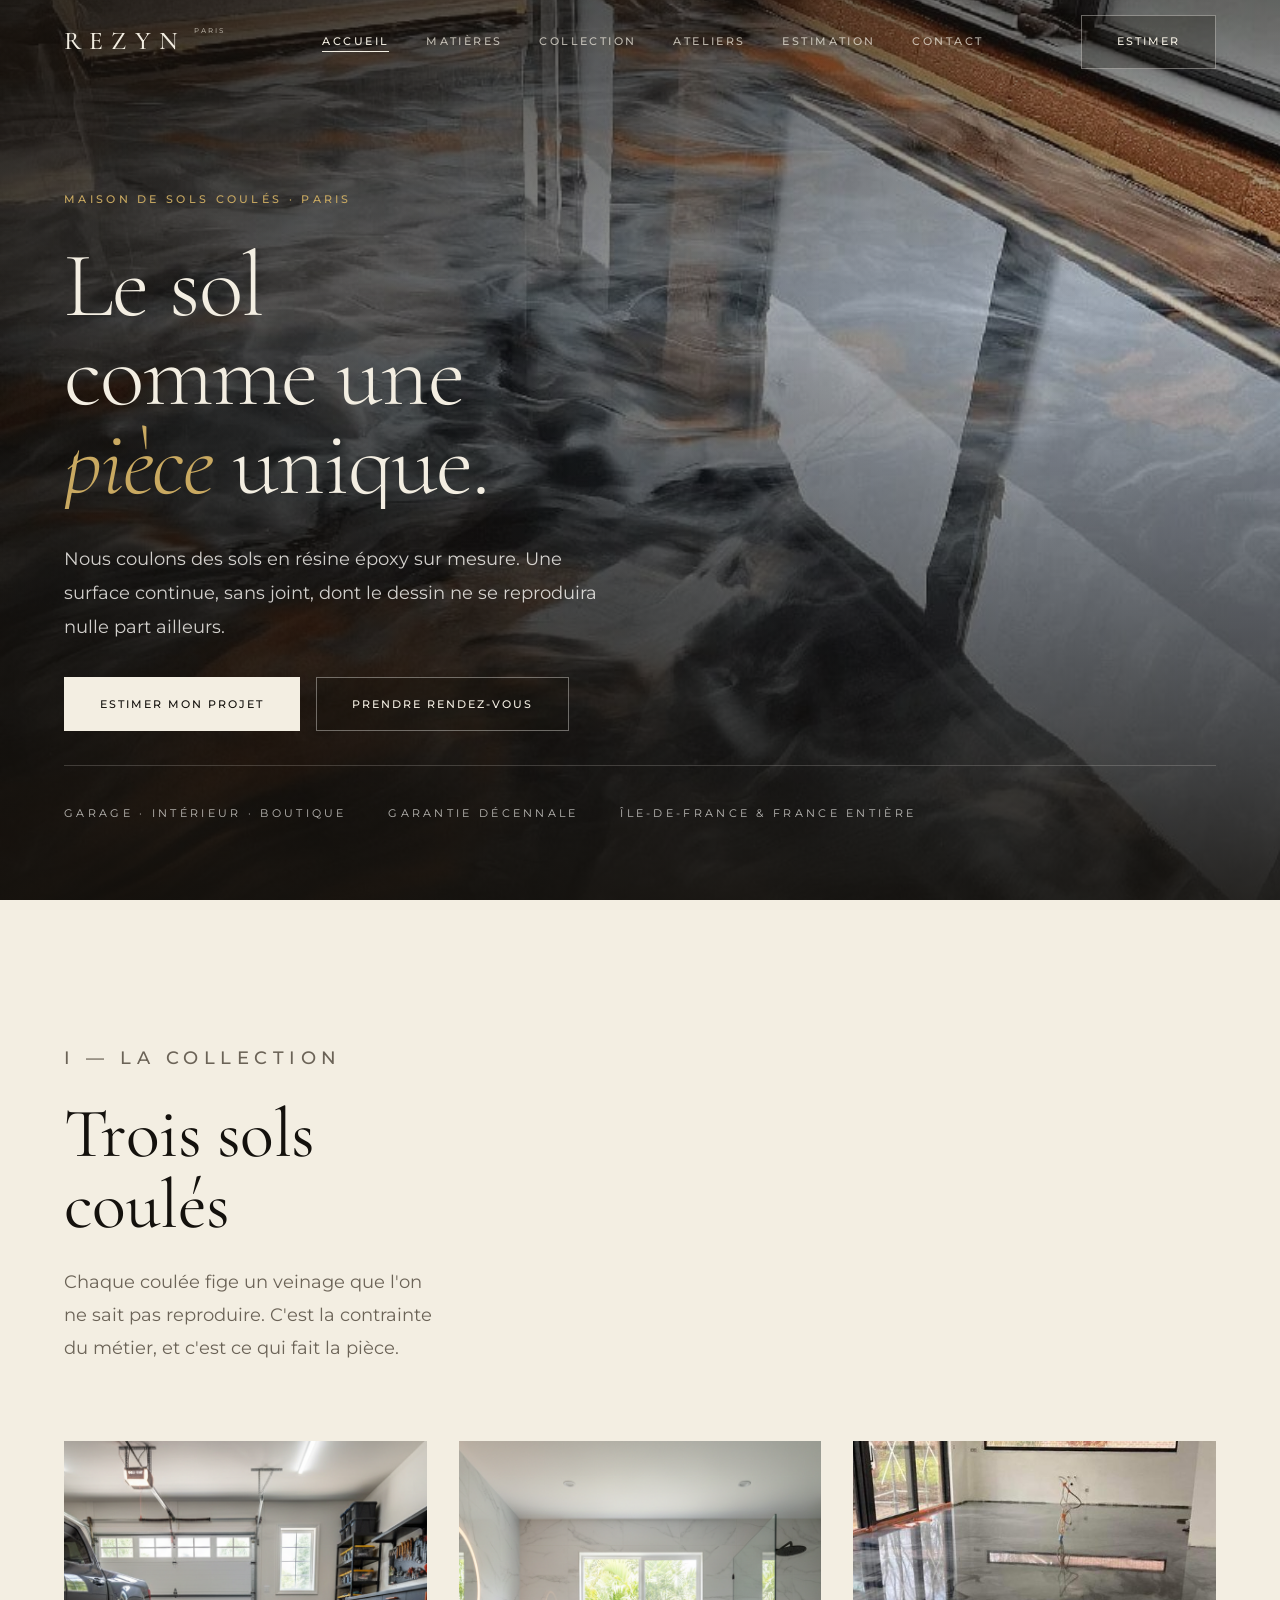
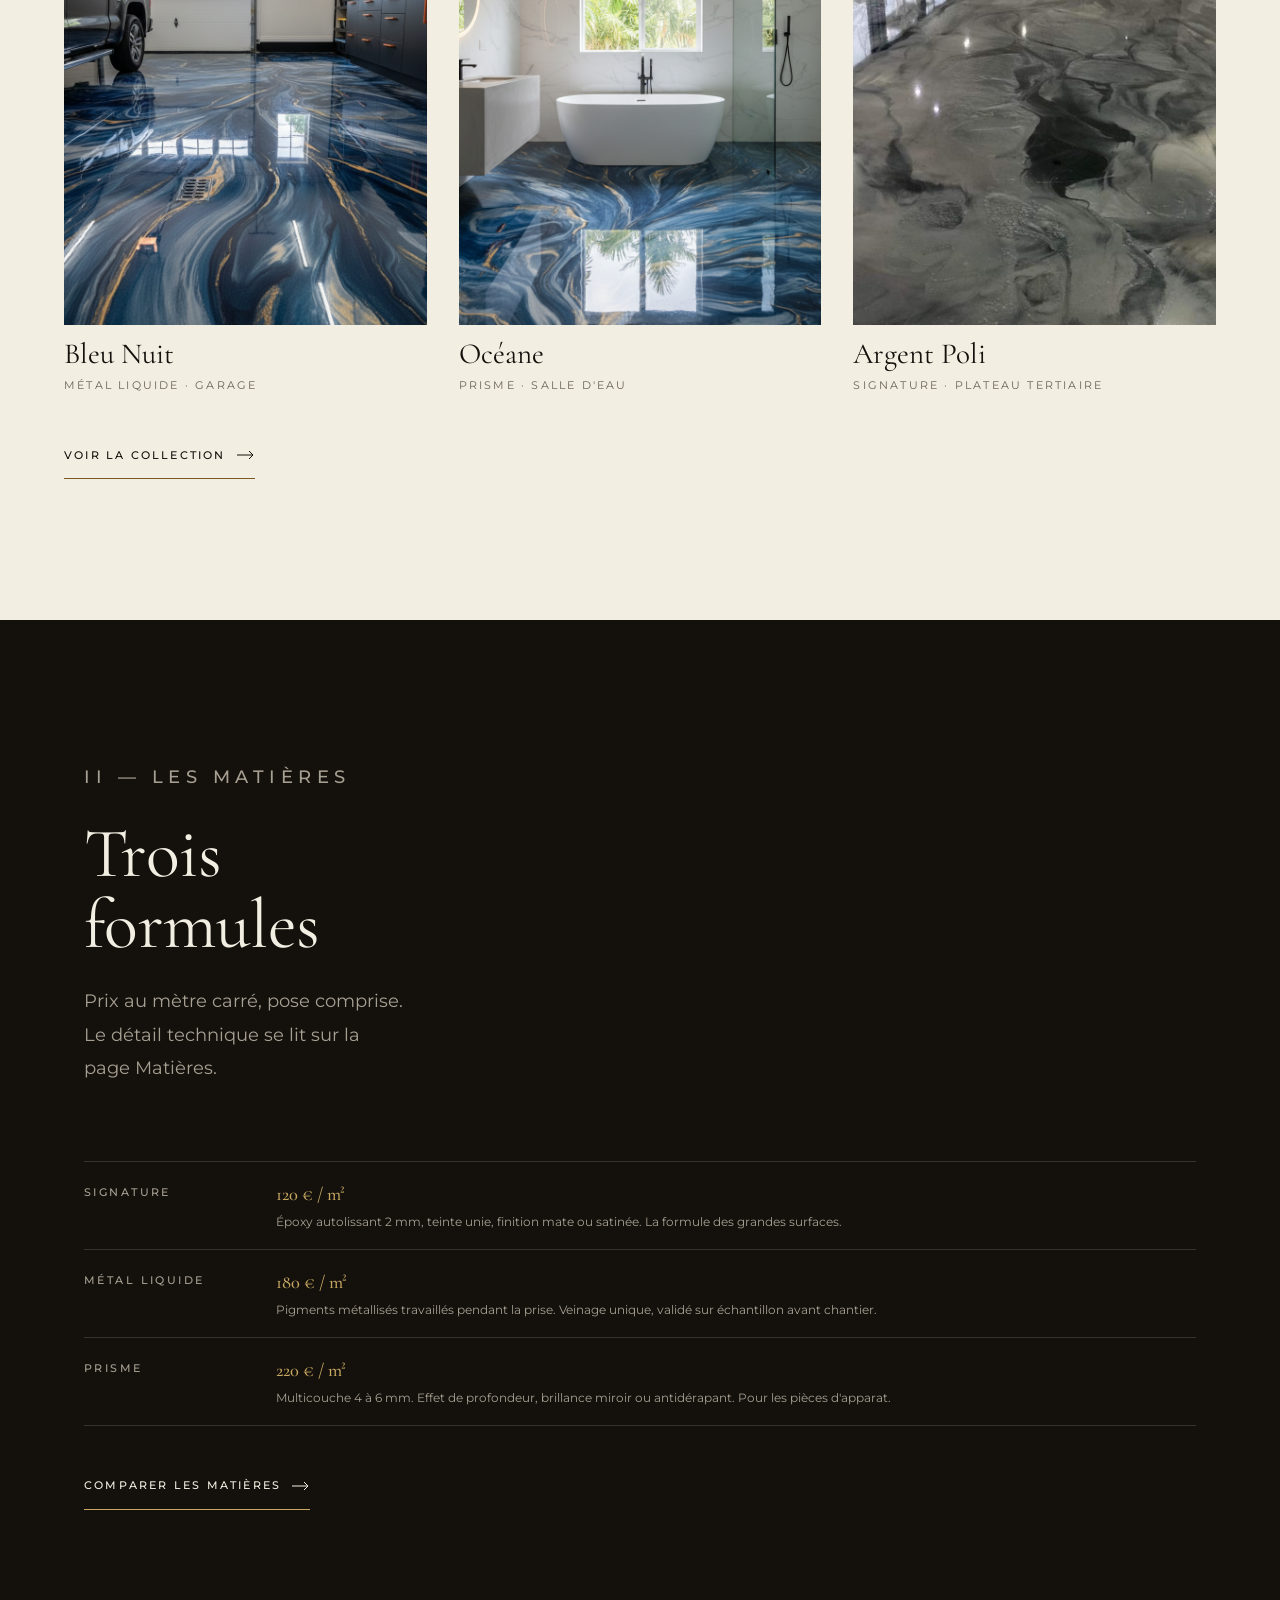
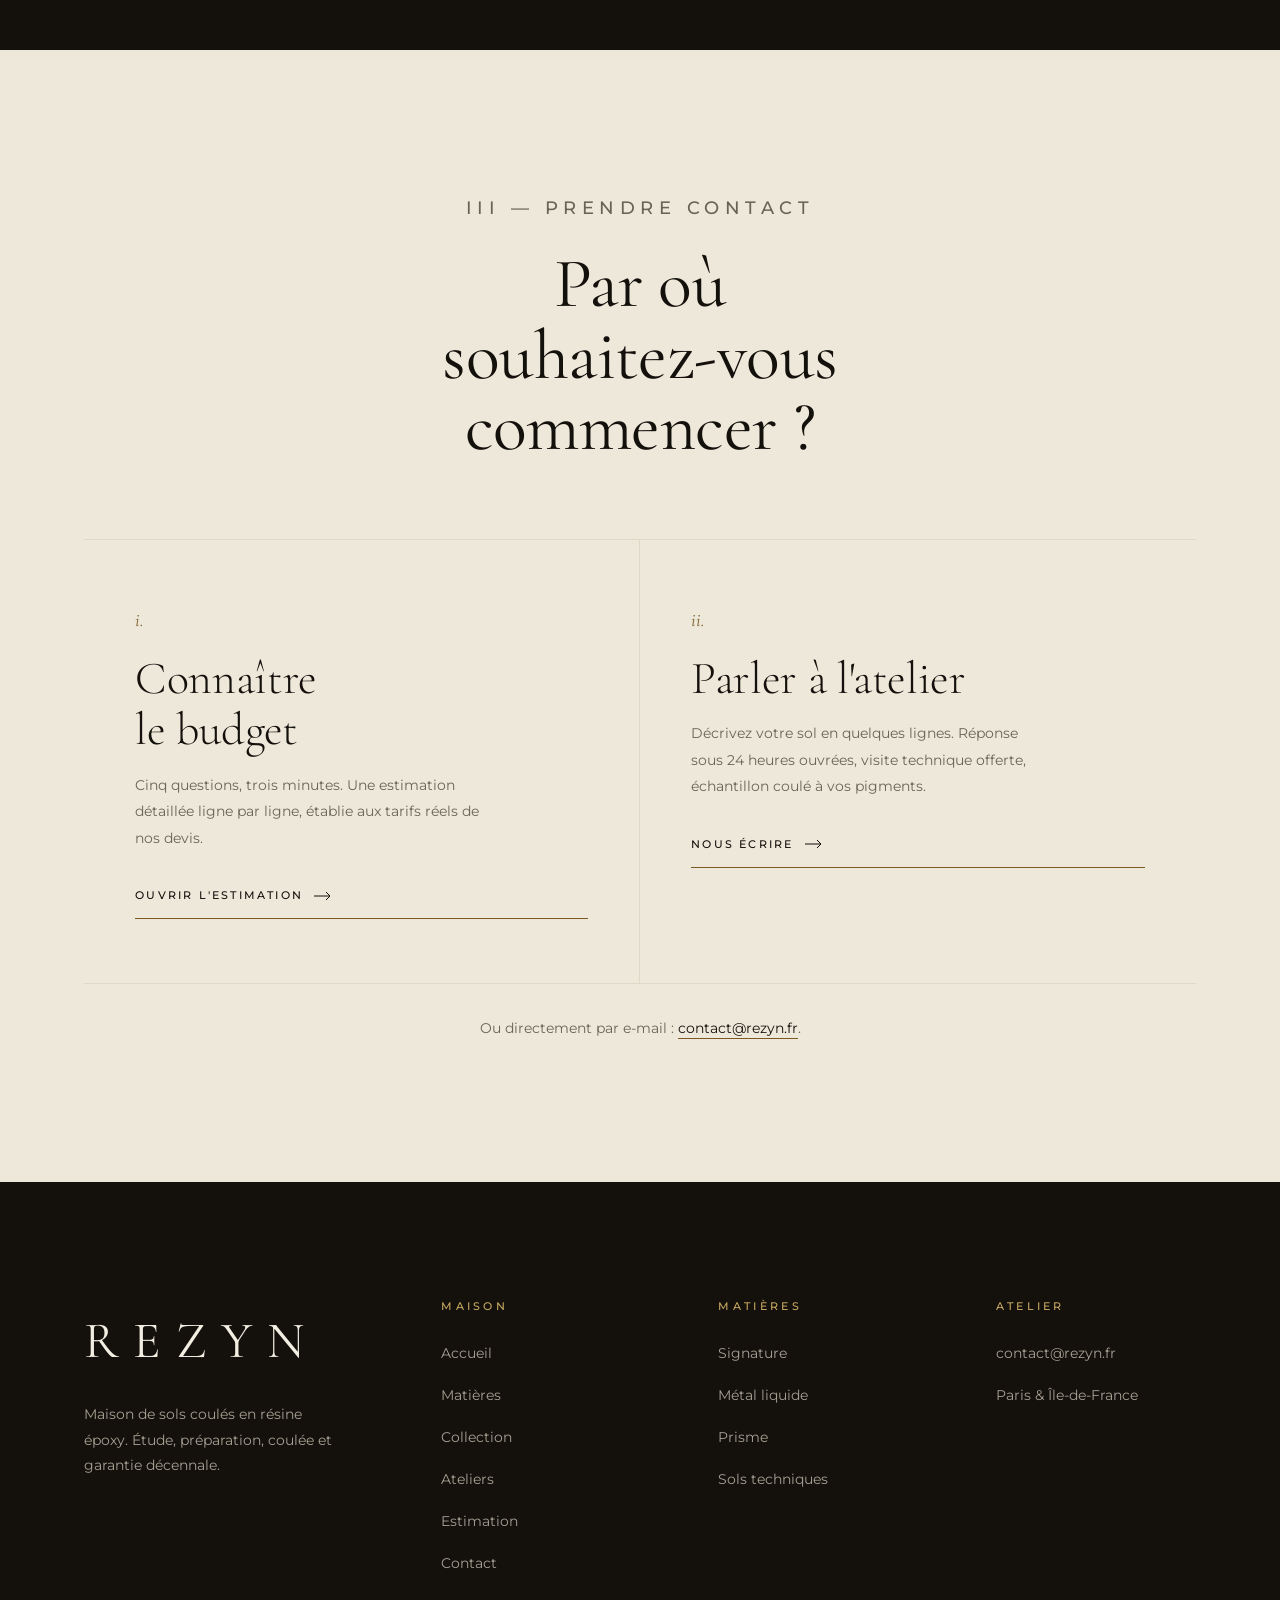
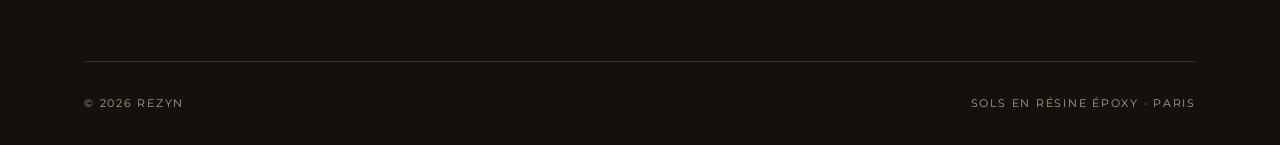
<file: index.html>
<!DOCTYPE html>
<html lang="fr" class="no-js">
<head>
<meta charset="UTF-8">
<meta name="viewport" content="width=device-width, initial-scale=1, viewport-fit=cover">
<title>Rezyn — Sols en résine, coulés sur mesure</title>
<meta name="description" content="Maison Rezyn : sols en résine époxy coulés sur mesure. Métal liquide, effet miroir, finitions d'atelier. Étude, coulée et garantie décennale en Île-de-France.">
<meta name="theme-color" content="#fbf9f5">

<meta property="og:type" content="website">
<meta property="og:title" content="Rezyn — Sols en résine, coulés sur mesure">
<meta property="og:description" content="Une surface continue, sans joint, coulée à la main. Garantie dix ans.">
<meta property="og:image" content="images/salon-cuivre.jpg">
<meta property="og:locale" content="fr_FR">

<link rel="preconnect" href="https://fonts.googleapis.com">
<link rel="preconnect" href="https://fonts.gstatic.com" crossorigin>
<link rel="stylesheet" href="https://fonts.googleapis.com/css2?family=Cormorant+Garamond:ital,wght@0,300;0,400;0,500;0,600;1,300;1,400&family=Montserrat:wght@300;400;500;600&display=swap">

<link rel="stylesheet" href="css/tokens.css?v=20260923.1">
<link rel="stylesheet" href="css/base.css?v=20260923.1">
<link rel="stylesheet" href="css/components.css?v=20260923.1">
<link rel="stylesheet" href="css/sections.css?v=20260923.1">

<link rel="icon" href="data:image/svg+xml,%3Csvg xmlns='http://www.w3.org/2000/svg' viewBox='0 0 32 32'%3E%3Crect width='32' height='32' fill='%2314110d'/%3E%3Ctext x='16' y='22' font-family='Georgia,serif' font-size='17' fill='%23c9a961' text-anchor='middle'%3ER%3C/text%3E%3C/svg%3E">
</head>
<body>

<a class="skip-link" href="#main">Aller au contenu</a>

<!-- ====================================================== NAVIGATION -->
<header class="nav nav--over" data-nav>
  <div class="nav__inner">
    <a class="brand" href="index.html" aria-label="Rezyn — accueil">
      Rezyn<small>Paris</small>
    </a>

    <nav class="nav__links" aria-label="Navigation principale">
      <a class="nav__link" href="index.html" aria-current="page">Accueil</a>
      <a class="nav__link" href="finitions.html">Matières</a>
      <a class="nav__link" href="realisations.html">Collection</a>
      <a class="nav__link" href="ateliers.html">Ateliers</a>
      <a class="nav__link" href="simulateur.html">Estimation</a>
      <a class="nav__link" href="contact.html">Contact</a>
    </nav>

    <div class="nav__actions">
      <a class="btn btn--line" href="simulateur.html">Estimer</a>
      <button class="nav__toggle" type="button" data-nav-toggle aria-expanded="false" aria-controls="nav-drawer" aria-label="Ouvrir le menu">
        <i></i><i></i>
      </button>
    </div>
  </div>
</header>

<div class="nav__drawer" id="nav-drawer" data-nav-drawer>
  <a href="index.html">Accueil <span>01</span></a>
  <a href="finitions.html">Matières <span>02</span></a>
  <a href="realisations.html">Collection <span>03</span></a>
  <a href="ateliers.html">Ateliers <span>04</span></a>
  <a href="simulateur.html">Estimation <span>05</span></a>
  <a href="contact.html">Contact <span>06</span></a>
  <a class="btn btn--solid btn--block" href="simulateur.html">Estimer mon projet</a>
</div>

<main id="main">

  <!-- ======================================================== HERO -->
  <section class="hero on-ink">
    <div class="hero__media">
      <img src="images/salon-cuivre.jpg" width="800" height="800" fetchpriority="high" decoding="async"
           alt="Sol en résine noire veinée de cuivre, poli miroir, reflétant les baies vitrées d'un séjour.">
    </div>

    <div class="hero__inner">
      <p class="label">Maison de sols coulés · Paris</p>

      <h1 class="hero__title">
        <span class="line"><span style="--line-delay:150ms">Le sol</span></span>
        <span class="line"><span style="--line-delay:300ms">comme une</span></span>
        <span class="line"><span style="--line-delay:450ms"><em>pièce</em> unique.</span></span>
      </h1>

      <p class="hero__lead">
        Nous coulons des sols en résine époxy sur mesure. Une surface continue,
        sans joint, dont le dessin ne se reproduira nulle part ailleurs.
      </p>

      <div class="hero__actions">
        <a class="btn btn--solid" href="simulateur.html">Estimer mon projet</a>
        <a class="btn btn--line" href="contact.html">Prendre rendez-vous</a>
      </div>

      <ul class="hero__facts">
        <li>Garage · Intérieur · Boutique</li>
        <li>Garantie décennale</li>
        <li>Île-de-France &amp; France entière</li>
      </ul>
    </div>
  </section>

  <!-- ================================================== LA COLLECTION -->
  <section class="section" id="collection">
    <div class="container container--wide">
      <header class="section-head" data-reveal>
        <p class="label">I — La collection</p>
        <h2>Trois sols coulés</h2>
        <p>
          Chaque coulée fige un veinage que l'on ne sait pas reproduire.
          C'est la contrainte du métier, et c'est ce qui fait la pièce.
        </p>
      </header>

      <div class="collection">
        <a class="piece" href="realisations.html">
          <span class="piece__frame" data-veil>
            <img src="images/garage-bleu-or.png" width="1024" height="1024" loading="lazy" decoding="async"
                 alt="Garage résidentiel au sol en résine bleu nuit veiné d'or, reflétant un véhicule sombre.">
          </span>
          <span class="piece__caption">
            <span class="piece__name">Bleu Nuit</span>
            <span class="piece__spec">Métal liquide · Garage</span>
          </span>
        </a>

        <a class="piece" href="realisations.html">
          <span class="piece__frame" data-veil>
            <img src="images/salle-bain-oceane.png" width="1024" height="1024" loading="lazy" decoding="async"
                 alt="Salle de bain contemporaine au sol en résine bleu océan veiné d'or et de blanc.">
          </span>
          <span class="piece__caption">
            <span class="piece__name">Océane</span>
            <span class="piece__spec">Prisme · Salle d'eau</span>
          </span>
        </a>

        <a class="piece" href="realisations.html">
          <span class="piece__frame" data-veil>
            <img src="images/showroom-argent.jpeg" width="960" height="640" loading="lazy" decoding="async"
                 alt="Vaste plateau de bureaux au sol en résine argent métallisé, continu sur toute la surface.">
          </span>
          <span class="piece__caption">
            <span class="piece__name">Argent Poli</span>
            <span class="piece__spec">Signature · Plateau tertiaire</span>
          </span>
        </a>
      </div>

      <p style="margin-top:2.5rem" data-reveal>
        <a class="link" href="realisations.html">
          Voir la collection
          <svg width="18" height="10" viewBox="0 0 18 10" fill="none" stroke="currentColor" stroke-width="1" aria-hidden="true"><path d="M0 5h16M12 1l4 4-4 4"/></svg>
        </a>
      </p>
    </div>
  </section>

  <!-- =================================================== LES MATIÈRES -->
  <section class="section on-ink" id="matieres">
    <div class="container">
      <header class="section-head" data-reveal>
        <p class="label">II — Les matières</p>
        <h2>Trois formules</h2>
        <p>Prix au mètre carré, pose comprise. Le détail technique se lit sur la page Matières.</p>
      </header>

      <dl class="specs" data-reveal>
        <div class="spec">
          <dt>Signature</dt>
          <dd>
            <strong>120 € / m²</strong>
            <small>Époxy autolissant 2 mm, teinte unie, finition mate ou satinée.
            La formule des grandes surfaces.</small>
          </dd>
        </div>
        <div class="spec">
          <dt>Métal liquide</dt>
          <dd>
            <strong>180 € / m²</strong>
            <small>Pigments métallisés travaillés pendant la prise. Veinage unique,
            validé sur échantillon avant chantier.</small>
          </dd>
        </div>
        <div class="spec">
          <dt>Prisme</dt>
          <dd>
            <strong>220 € / m²</strong>
            <small>Multicouche 4 à 6 mm. Effet de profondeur, brillance miroir
            ou antidérapant. Pour les pièces d'apparat.</small>
          </dd>
        </div>
      </dl>

      <p style="margin-top:2.5rem" data-reveal>
        <a class="link" href="finitions.html">
          Comparer les matières
          <svg width="18" height="10" viewBox="0 0 18 10" fill="none" stroke="currentColor" stroke-width="1" aria-hidden="true"><path d="M0 5h16M12 1l4 4-4 4"/></svg>
        </a>
      </p>
    </div>
  </section>

  <!-- ==================================================== LES PORTES -->
  <section class="section section--paper" id="commencer">
    <div class="container">
      <header class="section-head section-head--center" data-reveal>
        <p class="label">III — Prendre contact</p>
        <h2>Par où souhaitez-vous commencer&nbsp;?</h2>
      </header>

      <div class="doors">
        <a class="door" href="simulateur.html" data-reveal>
          <span class="door__num">i.</span>
          <h3 class="door__title">Connaître le budget</h3>
          <p class="door__text">
            Cinq questions, trois minutes. Une estimation détaillée ligne par ligne,
            établie aux tarifs réels de nos devis.
          </p>
          <span class="link">
            Ouvrir l'estimation
            <svg width="18" height="10" viewBox="0 0 18 10" fill="none" stroke="currentColor" stroke-width="1" aria-hidden="true"><path d="M0 5h16M12 1l4 4-4 4"/></svg>
          </span>
        </a>

        <a class="door" href="contact.html" data-reveal>
          <span class="door__num">ii.</span>
          <h3 class="door__title">Parler à l'atelier</h3>
          <p class="door__text">
            Décrivez votre sol en quelques lignes. Réponse sous 24 heures ouvrées,
            visite technique offerte, échantillon coulé à vos pigments.
          </p>
          <span class="link">
            Nous écrire
            <svg width="18" height="10" viewBox="0 0 18 10" fill="none" stroke="currentColor" stroke-width="1" aria-hidden="true"><path d="M0 5h16M12 1l4 4-4 4"/></svg>
          </span>
        </a>
      </div>

      <p class="doors__aside" data-reveal>
        Ou directement par e-mail&nbsp;: <a href="mailto:contact@rezyn.fr">contact@rezyn.fr</a>.
      </p>
    </div>
  </section>

</main>

<!-- ========================================================= FOOTER -->
<footer class="footer on-ink">
  <div class="container">
    <div class="footer__top">
      <div>
        <p class="footer__sign">Rezyn</p>
        <p style="color:var(--color-ink-muted);font-size:var(--text-sm);max-width:30ch;line-height:1.8">
          Maison de sols coulés en résine époxy. Étude, préparation, coulée
          et garantie décennale.
        </p>
      </div>

      <div>
        <p class="footer__title">Maison</p>
        <ul class="footer__list">
          <li><a href="index.html">Accueil</a></li>
          <li><a href="finitions.html">Matières</a></li>
          <li><a href="realisations.html">Collection</a></li>
          <li><a href="ateliers.html">Ateliers</a></li>
          <li><a href="simulateur.html">Estimation</a></li>
          <li><a href="contact.html">Contact</a></li>
        </ul>
      </div>

      <div>
        <p class="footer__title">Matières</p>
        <ul class="footer__list">
          <li><a href="finitions.html#signature">Signature</a></li>
          <li><a href="finitions.html#metal">Métal liquide</a></li>
          <li><a href="finitions.html#prisme">Prisme</a></li>
          <li><a href="finitions.html#industriel">Sols techniques</a></li>
        </ul>
      </div>

      <div>
        <p class="footer__title">Atelier</p>
        <ul class="footer__list">
          <li><a href="mailto:contact@rezyn.fr">contact@rezyn.fr</a></li>
          <li><span>Paris &amp; Île-de-France</span></li>
        </ul>
      </div>
    </div>

    <div class="footer__bottom">
      <p>© <span data-year>2026</span> Rezyn</p>
      <p>Sols en résine époxy · Paris</p>
    </div>
  </div>
</footer>

<script src="js/core.js?v=20260923.1" defer></script>
</body>
</html>
</file>
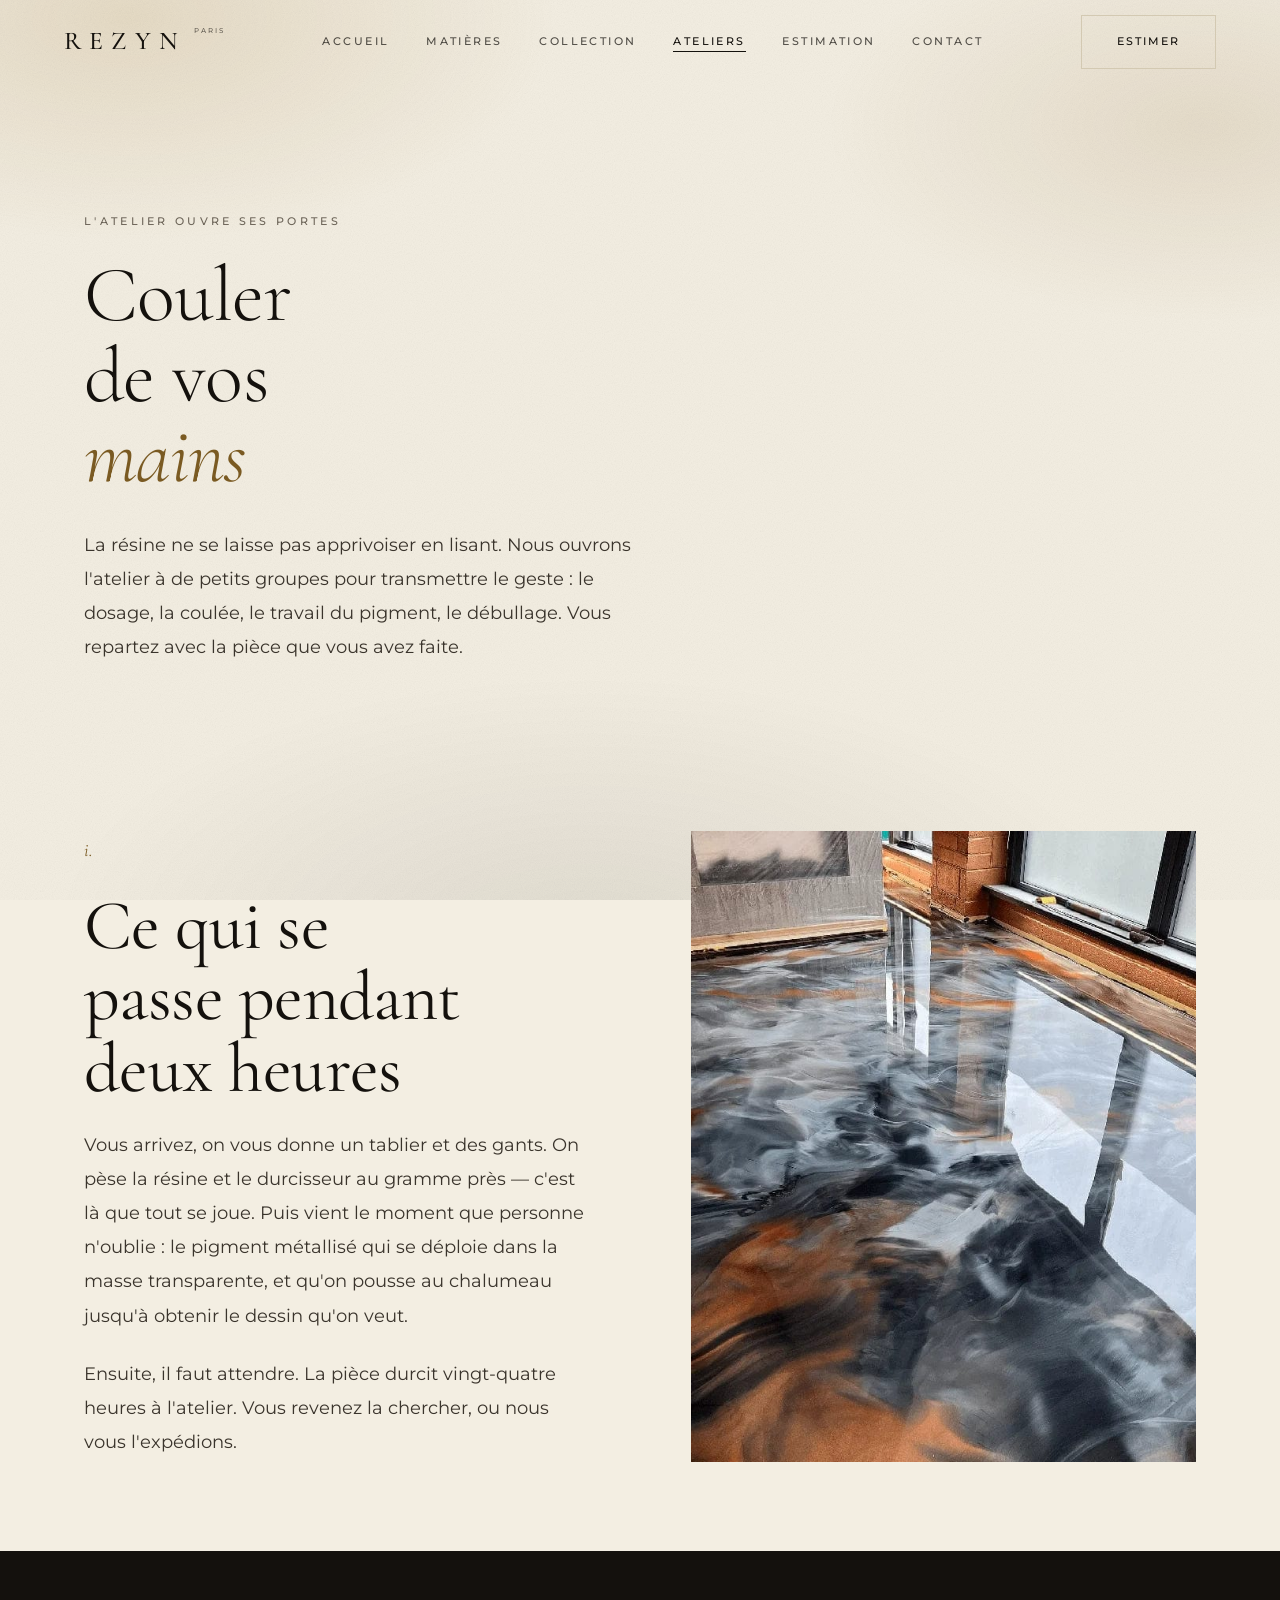
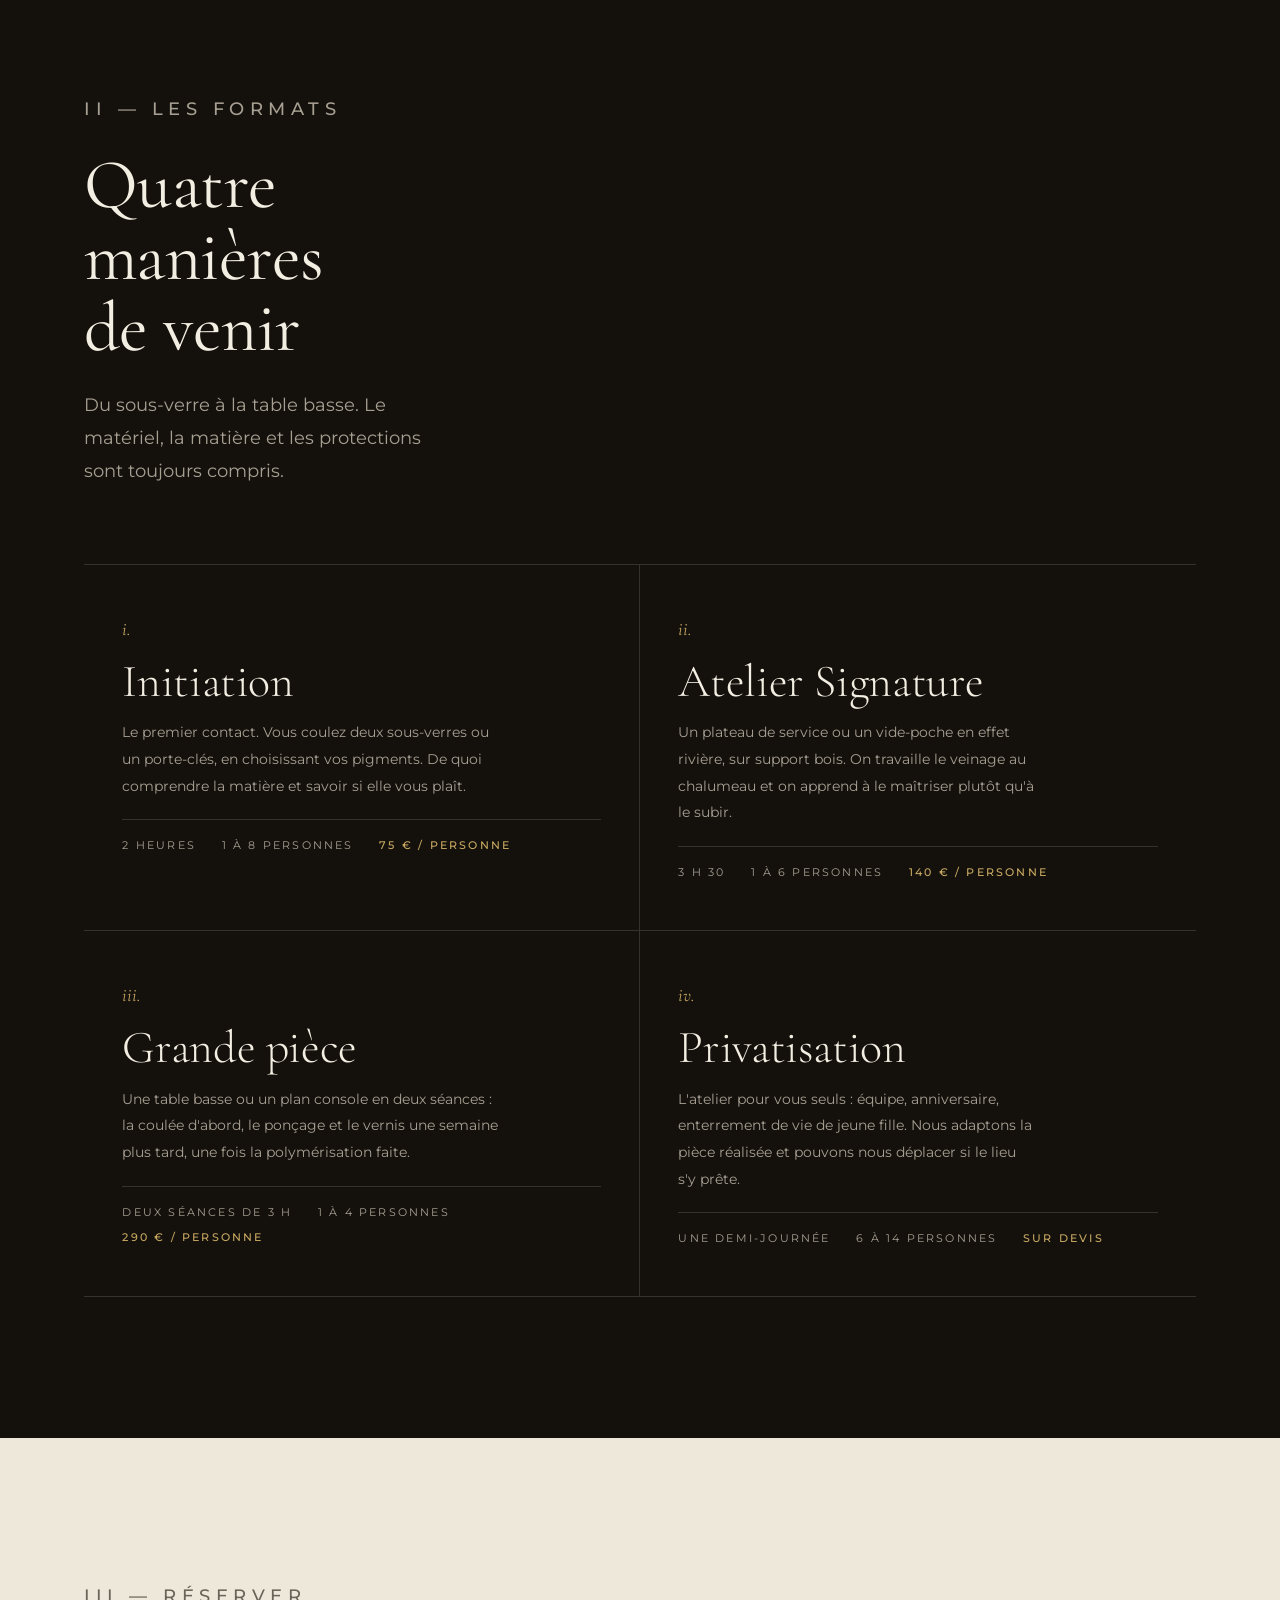
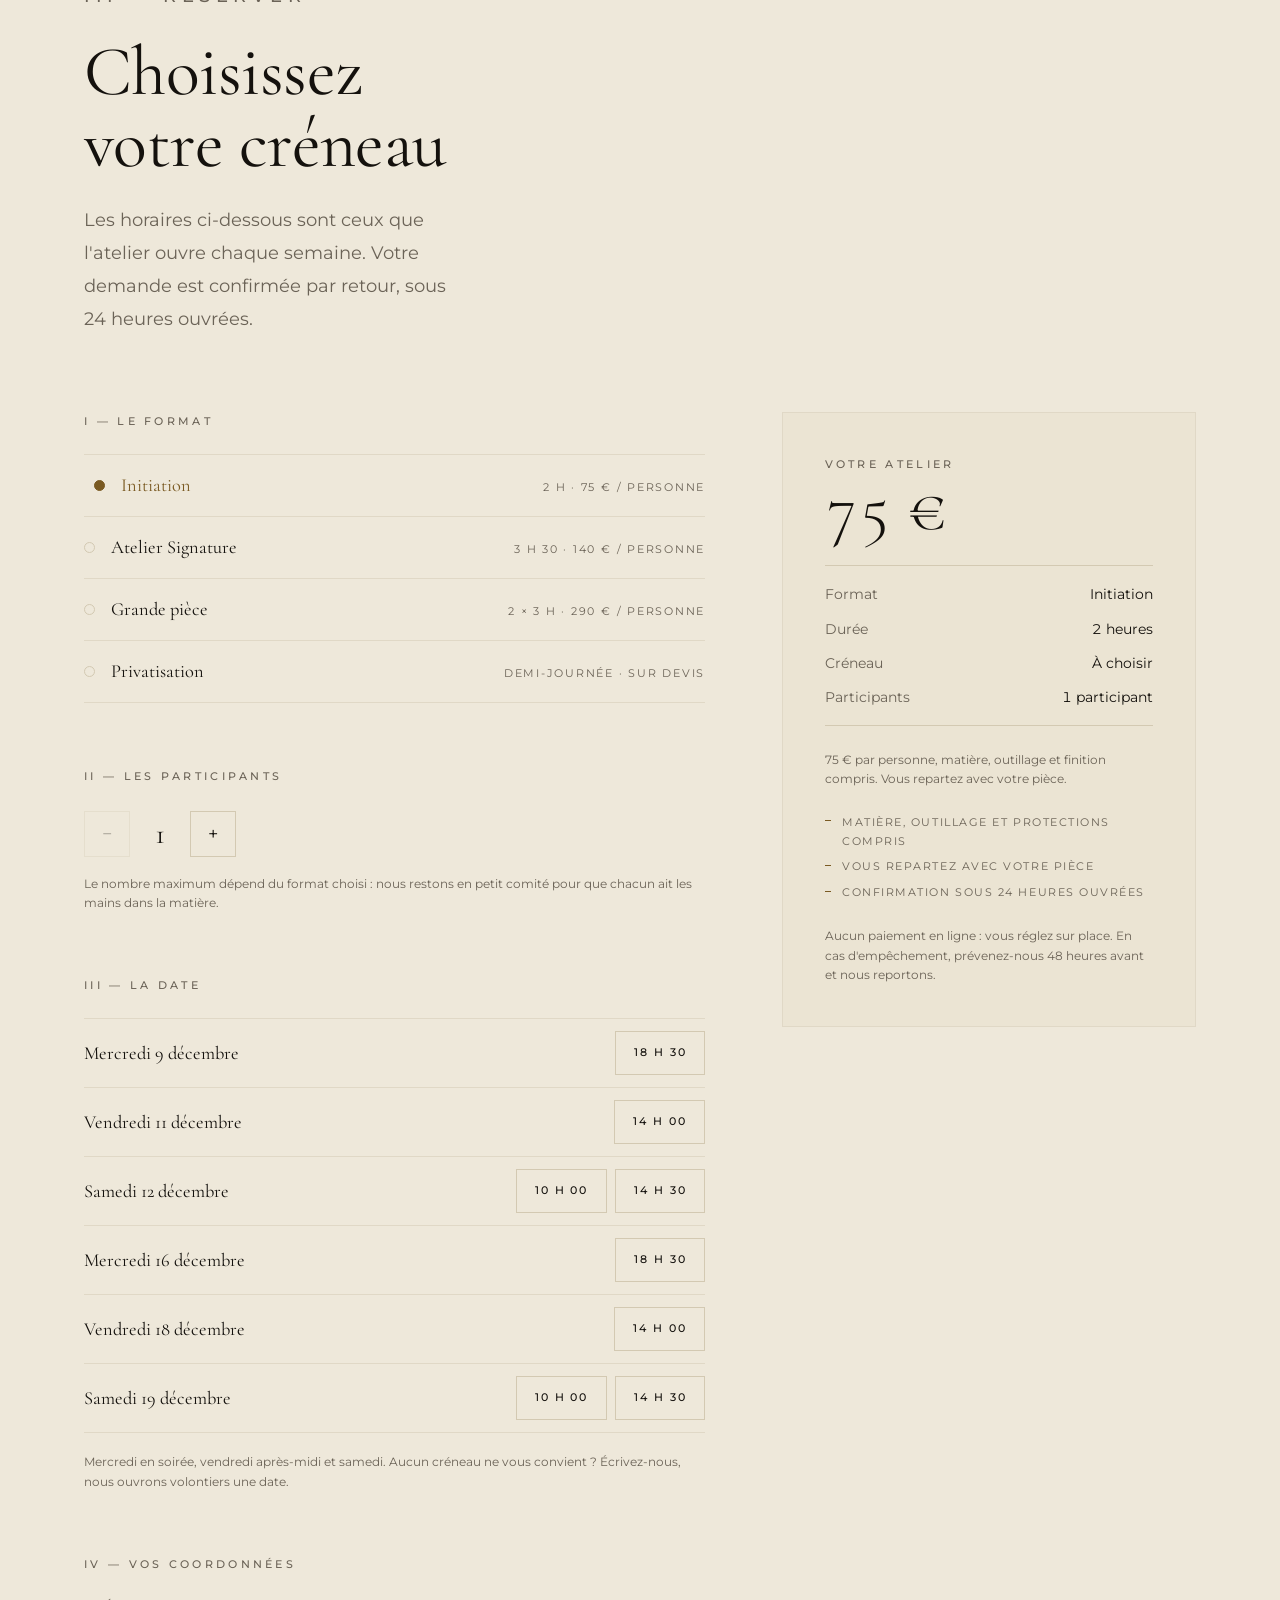
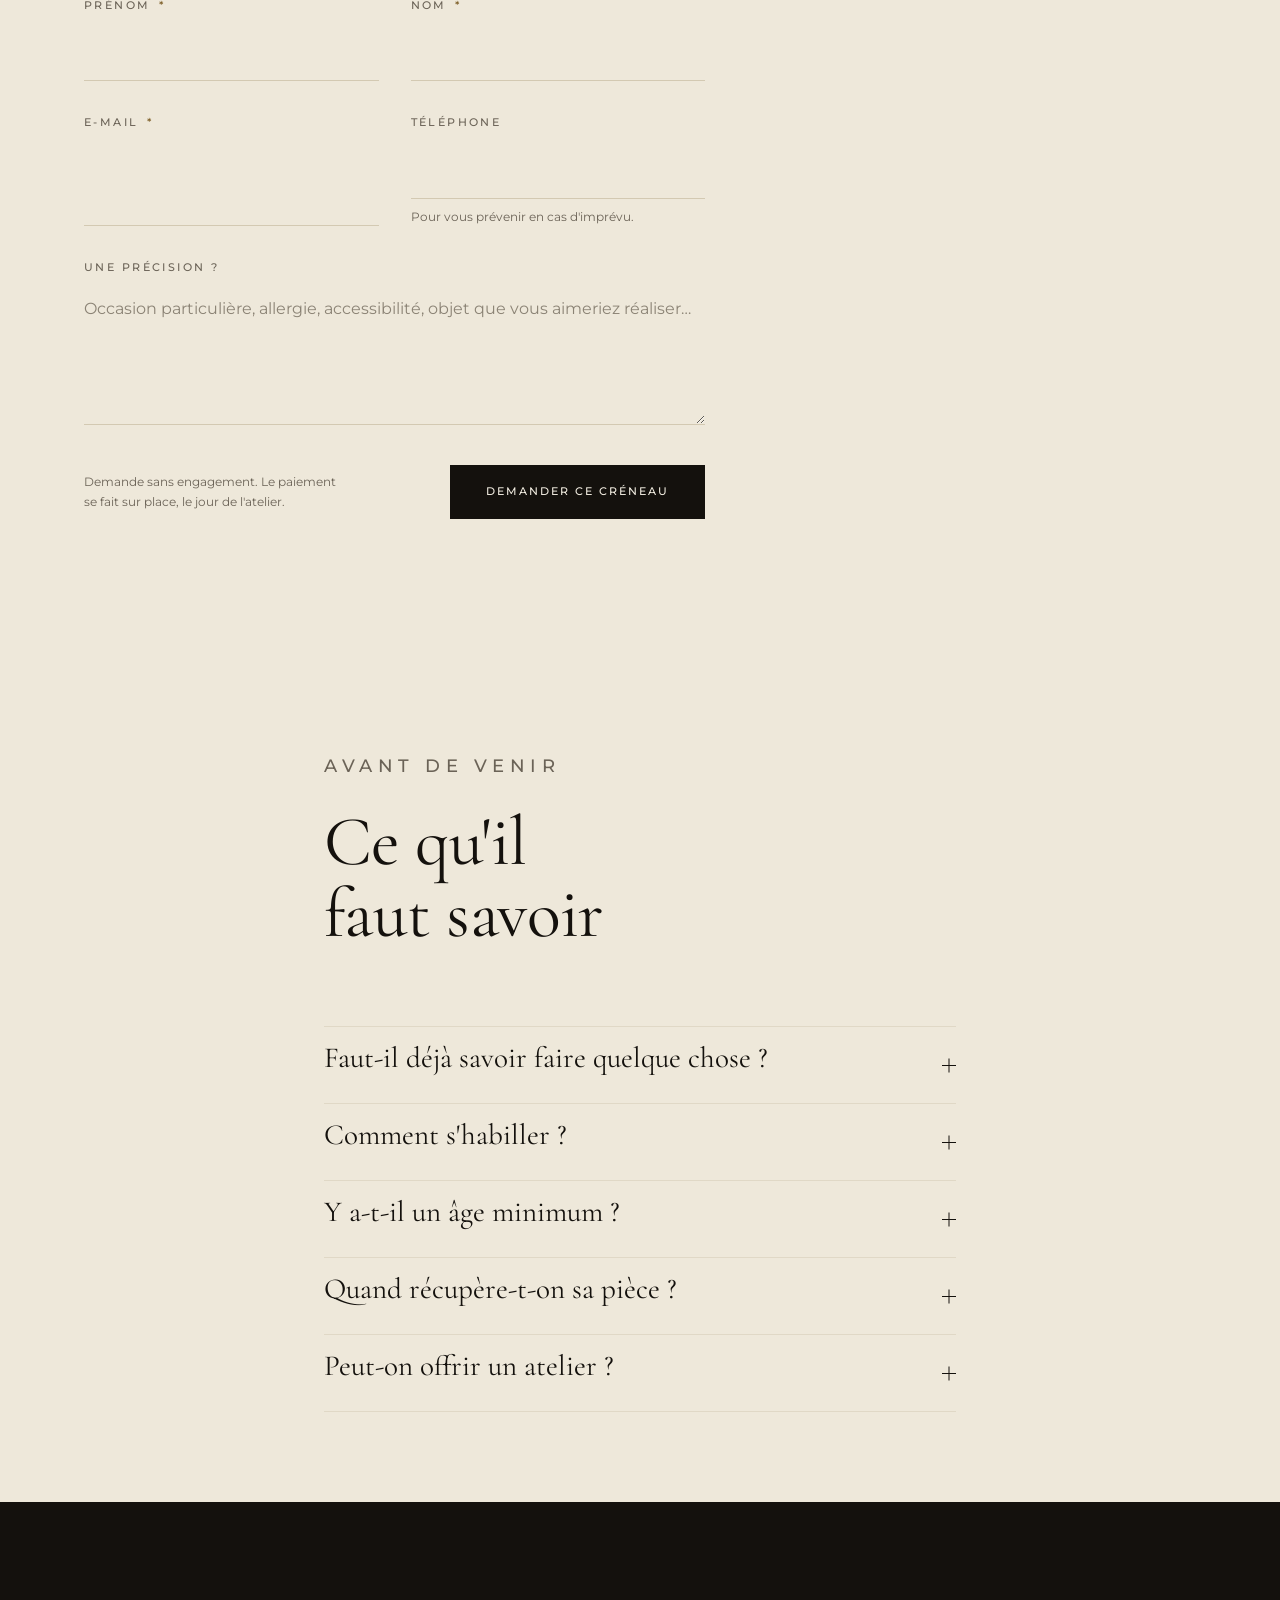
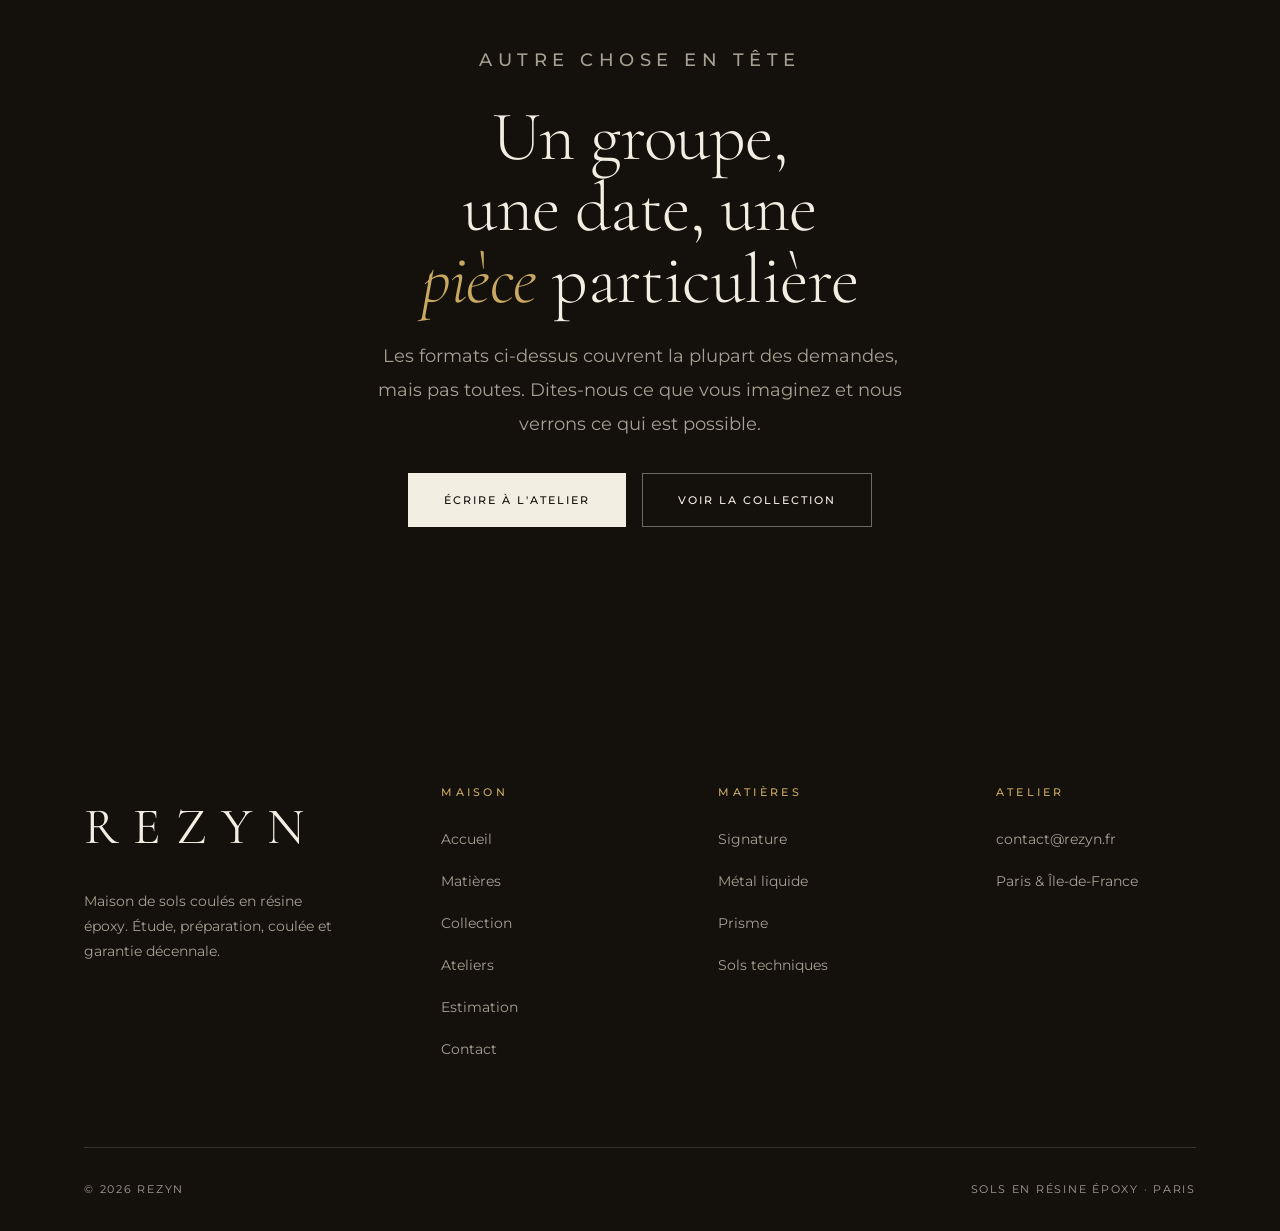
<file: ateliers.html>
<!DOCTYPE html>
<html lang="fr" class="no-js">
<head>
<meta charset="UTF-8">
<meta name="viewport" content="width=device-width, initial-scale=1, viewport-fit=cover">
<title>Les ateliers — Rezyn</title>
<meta name="description" content="Ateliers de création en résine époxy à Paris : initiation, plateau effet rivière, grande pièce, privatisation. Réservez un créneau, repartez avec votre pièce.">
<meta name="theme-color" content="#fbf9f5">

<meta property="og:type" content="website">
<meta property="og:title" content="Les ateliers — Rezyn">
<meta property="og:description" content="Apprenez le geste de la coulée en petit comité. Vous repartez avec votre pièce.">
<meta property="og:image" content="images/salon-cuivre.jpg">
<meta property="og:locale" content="fr_FR">

<link rel="preconnect" href="https://fonts.googleapis.com">
<link rel="preconnect" href="https://fonts.gstatic.com" crossorigin>
<link rel="stylesheet" href="https://fonts.googleapis.com/css2?family=Cormorant+Garamond:ital,wght@0,300;0,400;0,500;0,600;1,300;1,400&family=Montserrat:wght@300;400;500;600&display=swap">

<link rel="stylesheet" href="css/tokens.css?v=20260923.1">
<link rel="stylesheet" href="css/base.css?v=20260923.1">
<link rel="stylesheet" href="css/components.css?v=20260923.1">
<link rel="stylesheet" href="css/sections.css?v=20260923.1">

<link rel="icon" href="data:image/svg+xml,%3Csvg xmlns='http://www.w3.org/2000/svg' viewBox='0 0 32 32'%3E%3Crect width='32' height='32' fill='%2314110d'/%3E%3Ctext x='16' y='22' font-family='Georgia,serif' font-size='17' fill='%23c9a961' text-anchor='middle'%3ER%3C/text%3E%3C/svg%3E">
</head>
<body>

<a class="skip-link" href="#main">Aller au contenu</a>

<!-- ====================================================== NAVIGATION -->
<header class="nav" data-nav>
  <div class="nav__inner">
    <a class="brand" href="index.html" aria-label="Rezyn — accueil">
      Rezyn<small>Paris</small>
    </a>

    <nav class="nav__links" aria-label="Navigation principale">
      <a class="nav__link" href="index.html">Accueil</a>
      <a class="nav__link" href="finitions.html">Matières</a>
      <a class="nav__link" href="realisations.html">Collection</a>
      <a class="nav__link" href="ateliers.html" aria-current="page">Ateliers</a>
      <a class="nav__link" href="simulateur.html">Estimation</a>
      <a class="nav__link" href="contact.html">Contact</a>
    </nav>

    <div class="nav__actions">
      <a class="btn btn--line" href="simulateur.html">Estimer</a>
      <button class="nav__toggle" type="button" data-nav-toggle aria-expanded="false" aria-controls="nav-drawer" aria-label="Ouvrir le menu">
        <i></i><i></i>
      </button>
    </div>
  </div>
</header>

<div class="nav__drawer" id="nav-drawer" data-nav-drawer>
  <a href="index.html">Accueil <span>01</span></a>
  <a href="finitions.html">Matières <span>02</span></a>
  <a href="realisations.html">Collection <span>03</span></a>
  <a href="ateliers.html">Ateliers <span>04</span></a>
  <a href="simulateur.html">Estimation <span>05</span></a>
  <a href="contact.html">Contact <span>06</span></a>
  <a class="btn btn--solid btn--block" href="simulateur.html">Estimer mon projet</a>
</div>

<main id="main">

<!-- ==================================================== EN-TÊTE -->
  <section class="page-head">
    <div class="container">
      <div class="page-head__inner" data-reveal>
        <p class="label">L'atelier ouvre ses portes</p>
        <h1 class="page-head__title">Couler de vos <em>mains</em></h1>
      </div>
      <p class="lead" data-reveal style="margin-top:2rem">
        La résine ne se laisse pas apprivoiser en lisant. Nous ouvrons l'atelier
        à de petits groupes pour transmettre le geste&nbsp;: le dosage, la coulée,
        le travail du pigment, le débullage. Vous repartez avec la pièce que vous
        avez faite.
      </p>
    </div>
  </section>

  <!-- ================================================== L'EXPÉRIENCE -->
  <section class="section section--tight" id="experience">
    <div class="container">
      <div class="editorial">
        <div class="editorial__text" data-reveal>
          <p class="numeral">i.</p>
          <h2>Ce qui se passe pendant deux heures</h2>
          <p class="lead">
            Vous arrivez, on vous donne un tablier et des gants. On pèse la résine
            et le durcisseur au gramme près — c'est là que tout se joue. Puis vient
            le moment que personne n'oublie&nbsp;: le pigment métallisé qui se déploie
            dans la masse transparente, et qu'on pousse au chalumeau jusqu'à obtenir
            le dessin qu'on veut.
          </p>
          <p class="lead">
            Ensuite, il faut attendre. La pièce durcit vingt-quatre heures à l'atelier.
            Vous revenez la chercher, ou nous vous l'expédions.
          </p>
        </div>

        <figure class="editorial__media" data-veil>
          <img src="images/salon-cuivre.jpg" width="800" height="800" loading="lazy" decoding="async"
               alt="Détail d'une résine métallisée cuivre et noire, dont les veines se sont figées à la prise.">
          <figcaption class="editorial__cap">
            <span>La matière, à la sortie du moule</span>
            <b>Métal liquide</b>
          </figcaption>
        </figure>
      </div>
    </div>
  </section>

  <!-- ==================================================== LES FORMATS -->
  <section class="section on-ink" id="formats">
    <div class="container">
      <header class="section-head" data-reveal>
        <p class="label">II — Les formats</p>
        <h2>Quatre manières de venir</h2>
        <p>
          Du sous-verre à la table basse. Le matériel, la matière et les protections
          sont toujours compris.
        </p>
      </header>

      <div class="formats" data-reveal>
        <article class="format">
          <p class="format__num">i.</p>
          <h3 class="format__name">Initiation</h3>
          <p class="format__text">
            Le premier contact. Vous coulez deux sous-verres ou un porte-clés, en
            choisissant vos pigments. De quoi comprendre la matière et savoir si
            elle vous plaît.
          </p>
          <p class="format__meta">
            <span>2 heures</span>
            <span>1 à 8 personnes</span>
            <b>75 € / personne</b>
          </p>
        </article>

        <article class="format">
          <p class="format__num">ii.</p>
          <h3 class="format__name">Atelier Signature</h3>
          <p class="format__text">
            Un plateau de service ou un vide-poche en effet rivière, sur support bois.
            On travaille le veinage au chalumeau et on apprend à le maîtriser plutôt
            qu'à le subir.
          </p>
          <p class="format__meta">
            <span>3 h 30</span>
            <span>1 à 6 personnes</span>
            <b>140 € / personne</b>
          </p>
        </article>

        <article class="format">
          <p class="format__num">iii.</p>
          <h3 class="format__name">Grande pièce</h3>
          <p class="format__text">
            Une table basse ou un plan console en deux séances&nbsp;: la coulée
            d'abord, le ponçage et le vernis une semaine plus tard, une fois la
            polymérisation faite.
          </p>
          <p class="format__meta">
            <span>Deux séances de 3 h</span>
            <span>1 à 4 personnes</span>
            <b>290 € / personne</b>
          </p>
        </article>

        <article class="format">
          <p class="format__num">iv.</p>
          <h3 class="format__name">Privatisation</h3>
          <p class="format__text">
            L'atelier pour vous seuls&nbsp;: équipe, anniversaire, enterrement de vie
            de jeune fille. Nous adaptons la pièce réalisée et pouvons nous déplacer
            si le lieu s'y prête.
          </p>
          <p class="format__meta">
            <span>Une demi-journée</span>
            <span>6 à 14 personnes</span>
            <b>Sur devis</b>
          </p>
        </article>
      </div>
    </div>
  </section>

  <!-- ==================================================== RÉSERVATION -->
  <section class="section section--paper" id="reserver">
    <div class="container">
      <header class="section-head" data-reveal>
        <p class="label">III — Réserver</p>
        <h2>Choisissez votre créneau</h2>
        <p>
          Les horaires ci-dessous sont ceux que l'atelier ouvre chaque semaine.
          Votre demande est confirmée par retour, sous 24 heures ouvrées.
        </p>
      </header>

      <div class="studio" data-booking>

        <div class="studio__controls">

          <fieldset data-reveal>
            <legend class="label" style="margin-bottom:1.4rem">i — Le format</legend>
            <div class="choices">
              <label class="choice">
                <input type="radio" name="format" value="initiation" checked>
                <span class="choice__mark" aria-hidden="true"></span>
                <span class="choice__body">
                  <span class="choice__name">Initiation</span>
                  <span class="choice__meta">2 h · 75 € / personne</span>
                </span>
              </label>

              <label class="choice">
                <input type="radio" name="format" value="signature">
                <span class="choice__mark" aria-hidden="true"></span>
                <span class="choice__body">
                  <span class="choice__name">Atelier Signature</span>
                  <span class="choice__meta">3 h 30 · 140 € / personne</span>
                </span>
              </label>

              <label class="choice">
                <input type="radio" name="format" value="grandePiece">
                <span class="choice__mark" aria-hidden="true"></span>
                <span class="choice__body">
                  <span class="choice__name">Grande pièce</span>
                  <span class="choice__meta">2 × 3 h · 290 € / personne</span>
                </span>
              </label>

              <label class="choice">
                <input type="radio" name="format" value="privatisation">
                <span class="choice__mark" aria-hidden="true"></span>
                <span class="choice__body">
                  <span class="choice__name">Privatisation</span>
                  <span class="choice__meta">Demi-journée · sur devis</span>
                </span>
              </label>
            </div>
          </fieldset>

          <fieldset data-reveal>
            <legend class="label" style="margin-bottom:1.4rem">ii — Les participants</legend>
            <div class="counter">
              <button class="counter__btn" type="button" data-counter-minus aria-label="Un participant de moins">−</button>
              <span class="counter__value" data-counter aria-live="polite">1</span>
              <button class="counter__btn" type="button" data-counter-plus aria-label="Un participant de plus">+</button>
            </div>
            <p class="field__hint" style="margin-top:0.9rem">
              Le nombre maximum dépend du format choisi&nbsp;: nous restons en petit
              comité pour que chacun ait les mains dans la matière.
            </p>
          </fieldset>

          <fieldset data-reveal>
            <legend class="label" style="margin-bottom:1.4rem">iii — La date</legend>
            <div class="dates" data-dates role="group" aria-label="Créneaux proposés"></div>
            <p class="field__hint" style="margin-top:0.9rem">
              Mercredi en soirée, vendredi après-midi et samedi. Aucun créneau ne vous
              convient&nbsp;? Écrivez-nous, nous ouvrons volontiers une date.
            </p>
          </fieldset>

          <fieldset data-reveal>
            <legend class="label" style="margin-bottom:1.4rem">iv — Vos coordonnées</legend>

            <form class="form" data-form novalidate>
              <div class="booking-alert" data-booking-alert role="alert">
                Choisissez d'abord un créneau dans la liste ci-dessus.
              </div>

              <div class="error-summary" data-error-summary role="alert">
                <h3>Votre demande n'a pas pu être envoyée</h3>
                <ul></ul>
              </div>

              <div class="form-status" data-form-status role="status" tabindex="-1"></div>

              <div class="form__row">
                <div class="field">
                  <label class="field__label" for="bk-firstname">Prénom <span class="req" aria-hidden="true">*</span></label>
                  <input class="input" type="text" id="bk-firstname" name="firstname" autocomplete="given-name" required>
                  <p class="field__error" id="bk-firstname-error"></p>
                </div>

                <div class="field">
                  <label class="field__label" for="bk-lastname">Nom <span class="req" aria-hidden="true">*</span></label>
                  <input class="input" type="text" id="bk-lastname" name="lastname" autocomplete="family-name" required>
                  <p class="field__error" id="bk-lastname-error"></p>
                </div>
              </div>

              <div class="form__row">
                <div class="field">
                  <label class="field__label" for="bk-email">E-mail <span class="req" aria-hidden="true">*</span></label>
                  <input class="input" type="email" id="bk-email" name="email" autocomplete="email" inputmode="email" required>
                  <p class="field__error" id="bk-email-error"></p>
                </div>

                <div class="field">
                  <label class="field__label" for="bk-phone">Téléphone</label>
                  <input class="input" type="tel" id="bk-phone" name="phone" autocomplete="tel" inputmode="tel" pattern="[0-9+().\s-]{6,20}">
                  <p class="field__hint">Pour vous prévenir en cas d'imprévu.</p>
                  <p class="field__error" id="bk-phone-error"></p>
                </div>
              </div>

              <div class="field">
                <label class="field__label" for="bk-message">Une précision&nbsp;?</label>
                <textarea class="textarea" id="bk-message" name="message"
                          placeholder="Occasion particulière, allergie, accessibilité, objet que vous aimeriez réaliser…"></textarea>
                <p class="field__error" id="bk-message-error"></p>
              </div>

              <!-- Récapitulatif transmis avec la demande -->
              <textarea class="visually-hidden" data-booking-recap name="recapitulatif"
                        aria-hidden="true" tabindex="-1" readonly></textarea>

              <div class="form__foot">
                <p class="form__legal">
                  Demande sans engagement. Le paiement se fait sur place, le jour
                  de l'atelier.
                </p>
                <button class="btn btn--solid" type="submit">Demander ce créneau</button>
              </div>
            </form>
          </fieldset>

        </div>

        <!-- ------------------------------------------------- Récapitulatif -->
        <aside class="estimate" aria-live="polite" aria-atomic="true">
          <div>
            <p class="label">Votre atelier</p>
            <p class="estimate__total" data-resume="total">—</p>
          </div>

          <dl class="estimate__lines">
            <div class="estimate__line"><dt>Format</dt><dd data-resume="format">—</dd></div>
            <div class="estimate__line"><dt>Durée</dt><dd data-resume="duree">—</dd></div>
            <div class="estimate__line"><dt>Créneau</dt><dd data-resume="date">—</dd></div>
            <div class="estimate__line"><dt>Participants</dt><dd data-resume="participants">—</dd></div>
          </dl>

          <p class="field__hint" data-resume="note"></p>

          <ul class="estimate__perks">
            <li>Matière, outillage et protections compris</li>
            <li>Vous repartez avec votre pièce</li>
            <li>Confirmation sous 24 heures ouvrées</li>
          </ul>

          <p class="field__hint">
            Aucun paiement en ligne&nbsp;: vous réglez sur place. En cas
            d'empêchement, prévenez-nous 48 heures avant et nous reportons.
          </p>
        </aside>

      </div>
    </div>
  </section>

  <!-- ========================================================= FAQ -->
  <section class="section section--tight section--paper" id="faq">
    <div class="container container--narrow">
      <header class="section-head" data-reveal>
        <p class="label">Avant de venir</p>
        <h2>Ce qu'il faut savoir</h2>
      </header>

      <div class="faq" data-reveal>
        <div class="faq__item">
          <h3>
            <button class="faq__q" type="button" aria-expanded="false" aria-controls="afaq-1" id="afaq-btn-1">
              Faut-il déjà savoir faire quelque chose&nbsp;?
              <i aria-hidden="true"></i>
            </button>
          </h3>
          <div class="faq__a" id="afaq-1" role="region" aria-labelledby="afaq-btn-1">
            <div><p>
              Non. L'initiation part de zéro et la plupart des participants n'ont
              jamais touché une résine. Le format Grande pièce demande en revanche
              d'avoir déjà fait un atelier chez nous, parce que la coulée est longue
              et qu'une erreur de dosage se paie cher.
            </p></div>
          </div>
        </div>

        <div class="faq__item">
          <h3>
            <button class="faq__q" type="button" aria-expanded="false" aria-controls="afaq-2" id="afaq-btn-2">
              Comment s'habiller&nbsp;?
              <i aria-hidden="true"></i>
            </button>
          </h3>
          <div class="faq__a" id="afaq-2" role="region" aria-labelledby="afaq-btn-2">
            <div><p>
              Des vêtements dont vous ne craignez rien. Nous fournissons tablier,
              gants nitrile et lunettes, mais la résine liquide ne part pas au lavage.
              Évitez aussi les manches larges et attachez les cheveux longs.
            </p></div>
          </div>
        </div>

        <div class="faq__item">
          <h3>
            <button class="faq__q" type="button" aria-expanded="false" aria-controls="afaq-3" id="afaq-btn-3">
              Y a-t-il un âge minimum&nbsp;?
              <i aria-hidden="true"></i>
            </button>
          </h3>
          <div class="faq__a" id="afaq-3" role="region" aria-labelledby="afaq-btn-3">
            <div><p>
              Seize ans, et douze ans accompagné d'un adulte inscrit. La résine époxy
              non polymérisée est un sensibilisant cutané&nbsp;; l'atelier est ventilé
              et les protections sont obligatoires. Si vous êtes enceinte ou allergique
              aux résines, dites-le-nous avant de réserver.
            </p></div>
          </div>
        </div>

        <div class="faq__item">
          <h3>
            <button class="faq__q" type="button" aria-expanded="false" aria-controls="afaq-4" id="afaq-btn-4">
              Quand récupère-t-on sa pièce&nbsp;?
              <i aria-hidden="true"></i>
            </button>
          </h3>
          <div class="faq__a" id="afaq-4" role="region" aria-labelledby="afaq-btn-4">
            <div><p>
              La résine durcit vingt-quatre heures avant d'être démoulée, puis nous
              la ponçons et la vernissons. Comptez une semaine. Vous passez la
              chercher à l'atelier, ou nous vous l'expédions en France métropolitaine.
            </p></div>
          </div>
        </div>

        <div class="faq__item">
          <h3>
            <button class="faq__q" type="button" aria-expanded="false" aria-controls="afaq-5" id="afaq-btn-5">
              Peut-on offrir un atelier&nbsp;?
              <i aria-hidden="true"></i>
            </button>
          </h3>
          <div class="faq__a" id="afaq-5" role="region" aria-labelledby="afaq-btn-5">
            <div><p>
              Oui. Écrivez-nous en précisant le format&nbsp;: nous envoyons une carte
              nominative, valable un an, que la personne utilise pour réserver la date
              qui lui convient.
            </p></div>
          </div>
        </div>
      </div>
    </div>
  </section>

  <!-- ===================================================== INVITE -->
  <section class="section on-ink">
    <div class="container">
      <div class="invite" data-reveal>
        <p class="label">Autre chose en tête</p>
        <h2>Un groupe, une date, une <em>pièce</em> particulière</h2>
        <p>
          Les formats ci-dessus couvrent la plupart des demandes, mais pas toutes.
          Dites-nous ce que vous imaginez et nous verrons ce qui est possible.
        </p>
        <div class="invite__actions">
          <a class="btn btn--solid" href="contact.html">Écrire à l'atelier</a>
          <a class="btn btn--line" href="realisations.html">Voir la collection</a>
        </div>
      </div>
    </div>
  </section>

</main>

<!-- ========================================================= FOOTER -->
<footer class="footer on-ink">
  <div class="container">
    <div class="footer__top">
      <div>
        <p class="footer__sign">Rezyn</p>
        <p style="color:var(--color-ink-muted);font-size:var(--text-sm);max-width:30ch;line-height:1.8">
          Maison de sols coulés en résine époxy. Étude, préparation, coulée
          et garantie décennale.
        </p>
      </div>

      <div>
        <p class="footer__title">Maison</p>
        <ul class="footer__list">
          <li><a href="index.html">Accueil</a></li>
          <li><a href="finitions.html">Matières</a></li>
          <li><a href="realisations.html">Collection</a></li>
          <li><a href="ateliers.html">Ateliers</a></li>
          <li><a href="simulateur.html">Estimation</a></li>
          <li><a href="contact.html">Contact</a></li>
        </ul>
      </div>

      <div>
        <p class="footer__title">Matières</p>
        <ul class="footer__list">
          <li><a href="finitions.html#signature">Signature</a></li>
          <li><a href="finitions.html#metal">Métal liquide</a></li>
          <li><a href="finitions.html#prisme">Prisme</a></li>
          <li><a href="finitions.html#industriel">Sols techniques</a></li>
        </ul>
      </div>

      <div>
        <p class="footer__title">Atelier</p>
        <ul class="footer__list">
          <li><a href="mailto:contact@rezyn.fr">contact@rezyn.fr</a></li>
          <li><span>Paris &amp; Île-de-France</span></li>
        </ul>
      </div>
    </div>

    <div class="footer__bottom">
      <p>© <span data-year>2026</span> Rezyn</p>
      <p>Sols en résine époxy · Paris</p>
    </div>
  </div>
</footer>

<script src="js/core.js?v=20260923.1" defer></script>
<script src="js/booking.js?v=20260923.1" defer></script>
<script src="js/forms.js?v=20260923.1" defer></script>
</body>
</html>
</file>
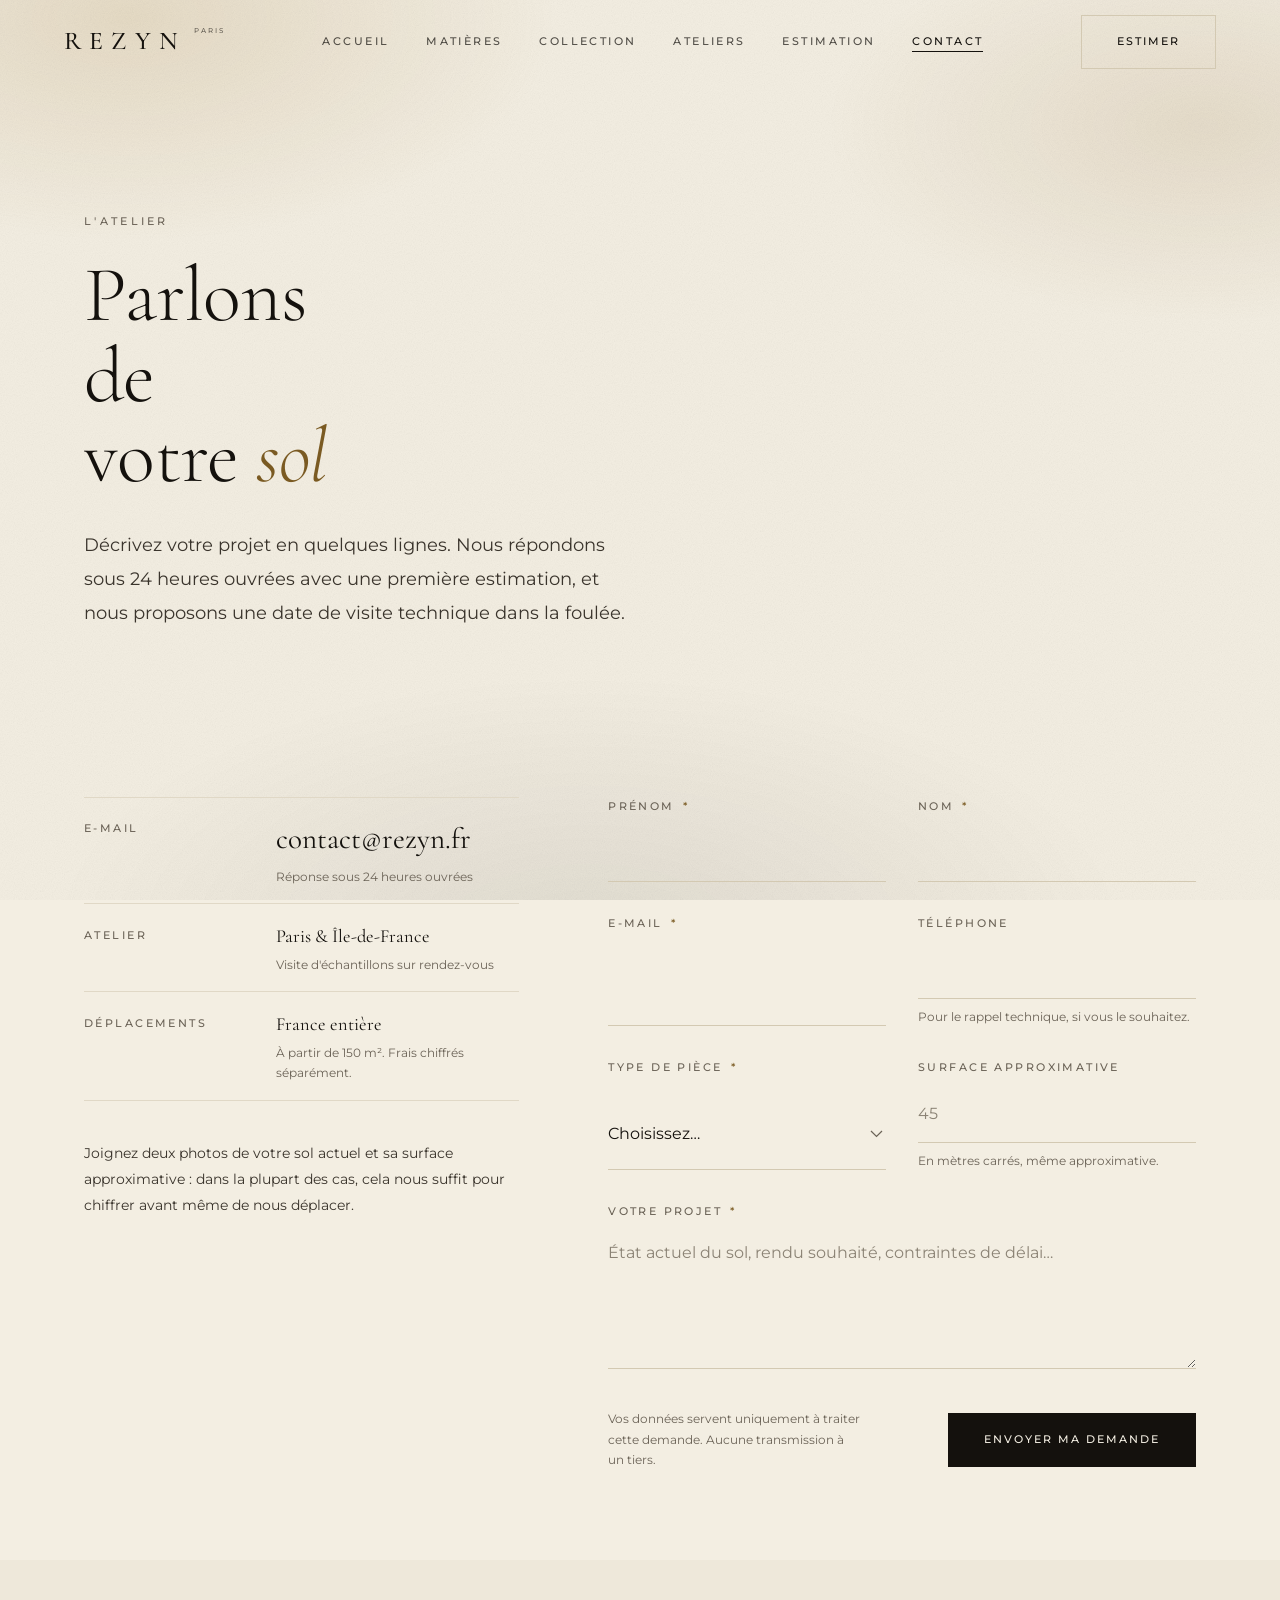
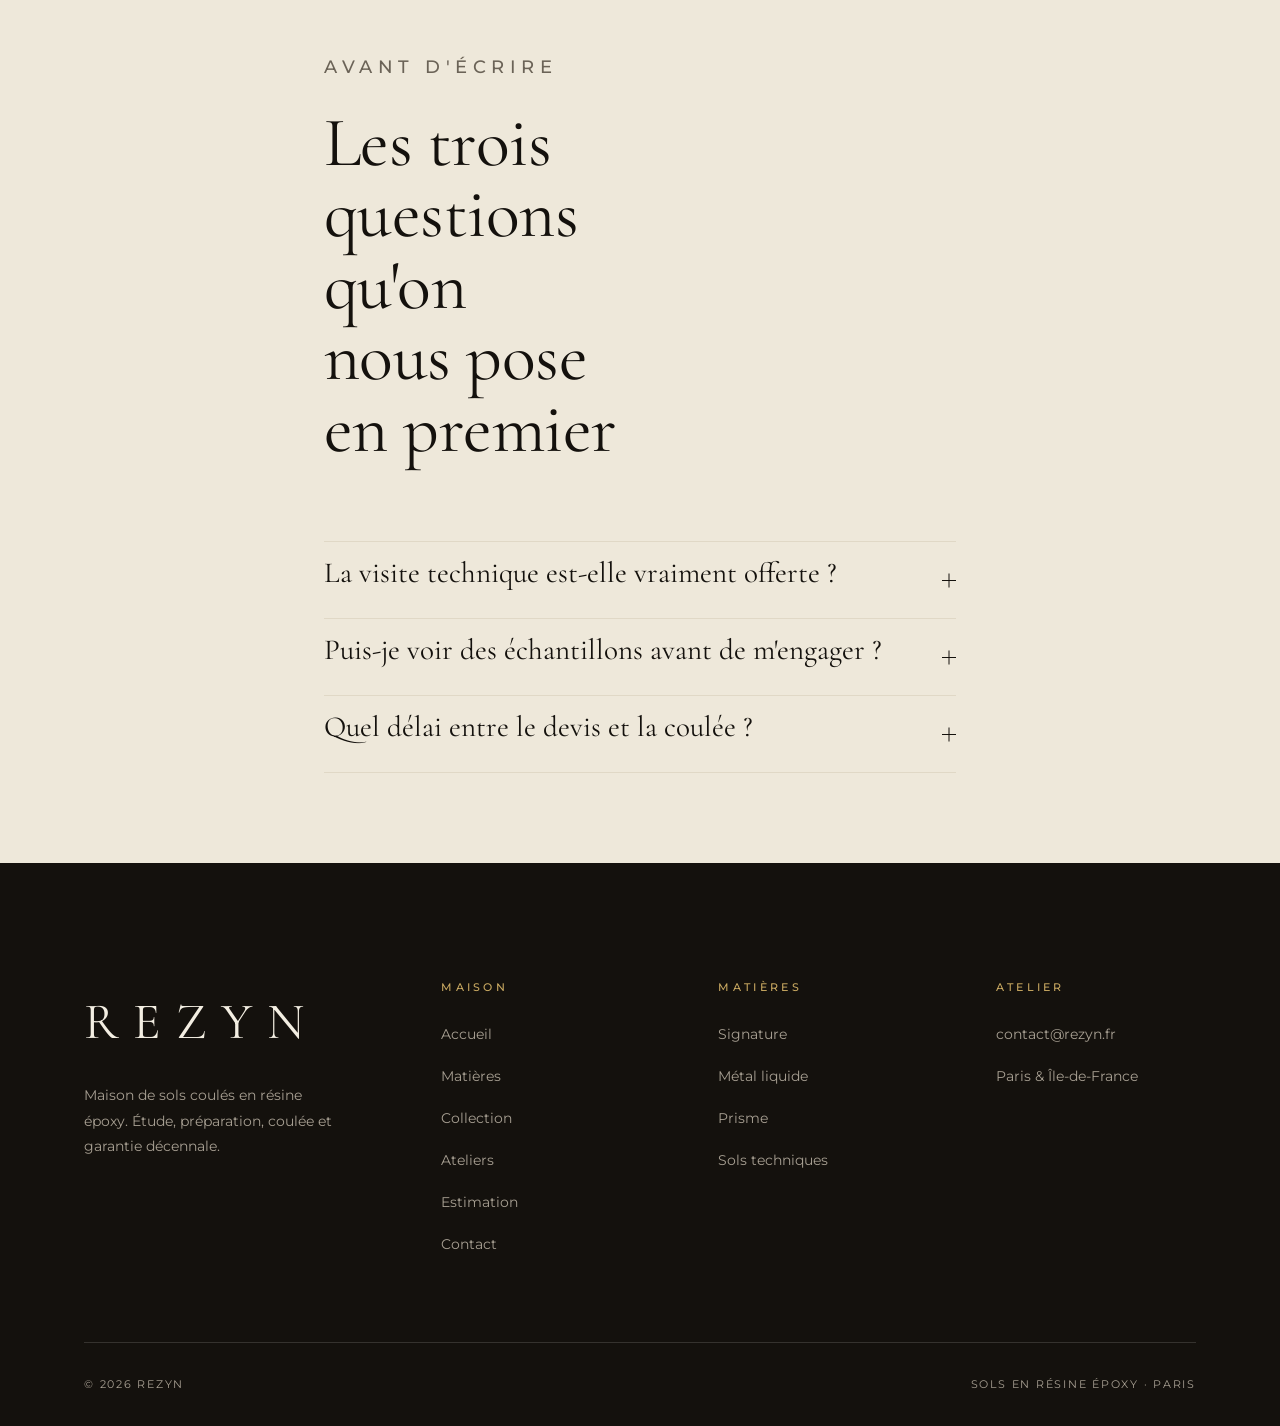
<file: contact.html>
<!DOCTYPE html>
<html lang="fr" class="no-js">
<head>
<meta charset="UTF-8">
<meta name="viewport" content="width=device-width, initial-scale=1, viewport-fit=cover">
<title>Contact — Rezyn</title>
<meta name="description" content="Visite technique offerte, échantillon coulé à vos pigments, devis détaillé sous 24 heures ouvrées. Écrivez à l'atelier Rezyn.">
<meta name="theme-color" content="#fbf9f5">

<meta property="og:type" content="website">
<meta property="og:title" content="Contact — Rezyn">
<meta property="og:description" content="Visite technique offerte, échantillon coulé à vos pigments, devis détaillé sous 24 heures ouvrées. Écrivez à l'atelier Rezyn.">
<meta property="og:image" content="images/salon-cuivre.jpg">
<meta property="og:locale" content="fr_FR">

<link rel="preconnect" href="https://fonts.googleapis.com">
<link rel="preconnect" href="https://fonts.gstatic.com" crossorigin>
<link rel="stylesheet" href="https://fonts.googleapis.com/css2?family=Cormorant+Garamond:ital,wght@0,300;0,400;0,500;0,600;1,300;1,400&family=Montserrat:wght@300;400;500;600&display=swap">

<link rel="stylesheet" href="css/tokens.css?v=20260923.1">
<link rel="stylesheet" href="css/base.css?v=20260923.1">
<link rel="stylesheet" href="css/components.css?v=20260923.1">
<link rel="stylesheet" href="css/sections.css?v=20260923.1">

<link rel="icon" href="data:image/svg+xml,%3Csvg xmlns='http://www.w3.org/2000/svg' viewBox='0 0 32 32'%3E%3Crect width='32' height='32' fill='%2314110d'/%3E%3Ctext x='16' y='22' font-family='Georgia,serif' font-size='17' fill='%23c9a961' text-anchor='middle'%3ER%3C/text%3E%3C/svg%3E">
</head>
<body>

<a class="skip-link" href="#main">Aller au contenu</a>

<!-- ====================================================== NAVIGATION -->
<header class="nav" data-nav>
  <div class="nav__inner">
    <a class="brand" href="index.html" aria-label="Rezyn — accueil">
      Rezyn<small>Paris</small>
    </a>

    <nav class="nav__links" aria-label="Navigation principale">
      <a class="nav__link" href="index.html">Accueil</a>
      <a class="nav__link" href="finitions.html">Matières</a>
      <a class="nav__link" href="realisations.html">Collection</a>
      <a class="nav__link" href="ateliers.html">Ateliers</a>
      <a class="nav__link" href="simulateur.html">Estimation</a>
      <a class="nav__link" href="contact.html" aria-current="page">Contact</a>
    </nav>

    <div class="nav__actions">
      <a class="btn btn--line" href="simulateur.html">Estimer</a>
      <button class="nav__toggle" type="button" data-nav-toggle aria-expanded="false" aria-controls="nav-drawer" aria-label="Ouvrir le menu">
        <i></i><i></i>
      </button>
    </div>
  </div>
</header>

<div class="nav__drawer" id="nav-drawer" data-nav-drawer>
  <a href="index.html">Accueil <span>01</span></a>
  <a href="finitions.html">Matières <span>02</span></a>
  <a href="realisations.html">Collection <span>03</span></a>
  <a href="ateliers.html">Ateliers <span>04</span></a>
  <a href="simulateur.html">Estimation <span>05</span></a>
  <a href="contact.html">Contact <span>06</span></a>
  <a class="btn btn--solid btn--block" href="simulateur.html">Estimer mon projet</a>
</div>

<main id="main">

<!-- ==================================================== EN-TÊTE -->
  <section class="page-head">
    <div class="container">
      <div class="page-head__inner" data-reveal>
        <p class="label">L'atelier</p>
        <h1 class="page-head__title">Parlons de votre <em>sol</em></h1>
      </div>
      <p class="lead" data-reveal style="margin-top:2rem">
        Décrivez votre projet en quelques lignes. Nous répondons sous 24 heures
        ouvrées avec une première estimation, et nous proposons une date de visite
        technique dans la foulée.
      </p>
    </div>
  </section>

  <!-- ==================================================== CONTACT -->
  <section class="section section--tight">
    <div class="container">
      <div class="contact">

        <div data-reveal>
          <dl class="specs">
            <div class="spec contact__row">
              <dt>E-mail</dt>
              <dd><a href="mailto:contact@rezyn.fr">contact@rezyn.fr</a><small>Réponse sous 24 heures ouvrées</small></dd>
            </div>

            <div class="spec contact__row">
              <dt>Atelier</dt>
              <dd>Paris &amp; Île-de-France<small>Visite d'échantillons sur rendez-vous</small></dd>
            </div>

            <div class="spec contact__row">
              <dt>Déplacements</dt>
              <dd>France entière<small>À partir de 150 m². Frais chiffrés séparément.</small></dd>
            </div>
          </dl>

          <p class="lead" style="margin-top:2.5rem;font-size:var(--text-sm)">
            Joignez deux photos de votre sol actuel et sa surface approximative&nbsp;:
            dans la plupart des cas, cela nous suffit pour chiffrer avant même de
            nous déplacer.
          </p>
        </div>

        <form class="form" data-form novalidate data-reveal>

          <div class="error-summary" data-error-summary role="alert">
            <h3>Votre demande n'a pas pu être envoyée</h3>
            <ul></ul>
          </div>

          <div class="form-status" data-form-status role="status" tabindex="-1"></div>

          <div class="form__row">
            <div class="field">
              <label class="field__label" for="firstname">Prénom <span class="req" aria-hidden="true">*</span></label>
              <input class="input" type="text" id="firstname" name="firstname" autocomplete="given-name" required>
              <p class="field__error" id="firstname-error"></p>
            </div>

            <div class="field">
              <label class="field__label" for="lastname">Nom <span class="req" aria-hidden="true">*</span></label>
              <input class="input" type="text" id="lastname" name="lastname" autocomplete="family-name" required>
              <p class="field__error" id="lastname-error"></p>
            </div>
          </div>

          <div class="form__row">
            <div class="field">
              <label class="field__label" for="email">E-mail <span class="req" aria-hidden="true">*</span></label>
              <input class="input" type="email" id="email" name="email" autocomplete="email" inputmode="email" required>
              <p class="field__error" id="email-error"></p>
            </div>

            <div class="field">
              <label class="field__label" for="phone">Téléphone</label>
              <input class="input" type="tel" id="phone" name="phone" autocomplete="tel" inputmode="tel" pattern="[0-9+().\s-]{6,20}">
              <p class="field__hint">Pour le rappel technique, si vous le souhaitez.</p>
              <p class="field__error" id="phone-error"></p>
            </div>
          </div>

          <div class="form__row">
            <div class="field">
              <label class="field__label" for="usage">Type de pièce <span class="req" aria-hidden="true">*</span></label>
              <select class="select" id="usage" name="usage" required>
                <option value="">Choisissez…</option>
                <option value="garage">Garage ou atelier privé</option>
                <option value="habitat">Séjour, chambre, couloir</option>
                <option value="eau">Salle de bain, buanderie</option>
                <option value="pro">Local professionnel, bureaux</option>
                <option value="industriel">Site industriel</option>
                <option value="autre">Autre</option>
              </select>
              <p class="field__error" id="usage-error"></p>
            </div>

            <div class="field">
              <label class="field__label" for="area">Surface approximative</label>
              <input class="input" type="number" id="area" name="area" min="1" max="5000" step="1" inputmode="numeric" placeholder="45">
              <p class="field__hint">En mètres carrés, même approximative.</p>
              <p class="field__error" id="area-error"></p>
            </div>
          </div>

          <div class="field">
            <label class="field__label" for="message">Votre projet <span class="req" aria-hidden="true">*</span></label>
            <textarea class="textarea" id="message" name="message" required minlength="20"
                      data-estimate-target
                      placeholder="État actuel du sol, rendu souhaité, contraintes de délai…"></textarea>
            <p class="field__hint" data-estimate-note hidden>
              Votre estimation a été reprise ci-dessus. Complétez-la librement.
            </p>
            <p class="field__error" id="message-error"></p>
          </div>

          <div class="form__foot">
            <p class="form__legal">
              Vos données servent uniquement à traiter cette demande.
              Aucune transmission à un tiers.
            </p>
            <button class="btn btn--solid" type="submit">Envoyer ma demande</button>
          </div>
        </form>

      </div>
    </div>
  </section>

  <!-- ======================================================== FAQ -->
  <section class="section section--tight section--paper" id="faq">
    <div class="container container--narrow">
      <header class="section-head" data-reveal>
        <p class="label">Avant d'écrire</p>
        <h2>Les trois questions qu'on nous pose en premier</h2>
      </header>

      <div class="faq" data-reveal>
        <div class="faq__item">
          <h3>
            <button class="faq__q" type="button" aria-expanded="false" aria-controls="cfaq-1" id="cfaq-btn-1">
              La visite technique est-elle vraiment offerte&nbsp;?
              <i aria-hidden="true"></i>
            </button>
          </h3>
          <div class="faq__a" id="cfaq-1" role="region" aria-labelledby="cfaq-btn-1">
            <div><p>
              Oui, en Île-de-France et sans condition de signature. Elle comprend le
              relevé de surface, le test d'hygrométrie et le sondage du support.
              Au-delà de la région, elle est offerte à partir de 150 m².
            </p></div>
          </div>
        </div>

        <div class="faq__item">
          <h3>
            <button class="faq__q" type="button" aria-expanded="false" aria-controls="cfaq-2" id="cfaq-btn-2">
              Puis-je voir des échantillons avant de m'engager&nbsp;?
              <i aria-hidden="true"></i>
            </button>
          </h3>
          <div class="faq__a" id="cfaq-2" role="region" aria-labelledby="cfaq-btn-2">
            <div><p>
              L'atelier conserve les plaques de tous les chantiers livrés. Vous pouvez
              venir les voir sur rendez-vous, ou nous vous coulons un échantillon de
              50 × 50 cm avec vos pigments — offert dès la signature du devis.
            </p></div>
          </div>
        </div>

        <div class="faq__item">
          <h3>
            <button class="faq__q" type="button" aria-expanded="false" aria-controls="cfaq-3" id="cfaq-btn-3">
              Quel délai entre le devis et la coulée&nbsp;?
              <i aria-hidden="true"></i>
            </button>
          </h3>
          <div class="faq__a" id="cfaq-3" role="region" aria-labelledby="cfaq-btn-3">
            <div><p>
              Quatre à six semaines en planning d'atelier, le temps de valider
              l'échantillon et de réserver l'équipe. L'option express ramène ce délai
              à dix jours, moyennant 12 % du montant.
            </p></div>
          </div>
        </div>
      </div>
    </div>
  </section>

</main>

<!-- ========================================================= FOOTER -->
<footer class="footer on-ink">
  <div class="container">
    <div class="footer__top">
      <div>
        <p class="footer__sign">Rezyn</p>
        <p style="color:var(--color-ink-muted);font-size:var(--text-sm);max-width:30ch;line-height:1.8">
          Maison de sols coulés en résine époxy. Étude, préparation, coulée
          et garantie décennale.
        </p>
      </div>

      <div>
        <p class="footer__title">Maison</p>
        <ul class="footer__list">
          <li><a href="index.html">Accueil</a></li>
          <li><a href="finitions.html">Matières</a></li>
          <li><a href="realisations.html">Collection</a></li>
          <li><a href="ateliers.html">Ateliers</a></li>
          <li><a href="simulateur.html">Estimation</a></li>
          <li><a href="contact.html">Contact</a></li>
        </ul>
      </div>

      <div>
        <p class="footer__title">Matières</p>
        <ul class="footer__list">
          <li><a href="finitions.html#signature">Signature</a></li>
          <li><a href="finitions.html#metal">Métal liquide</a></li>
          <li><a href="finitions.html#prisme">Prisme</a></li>
          <li><a href="finitions.html#industriel">Sols techniques</a></li>
        </ul>
      </div>

      <div>
        <p class="footer__title">Atelier</p>
        <ul class="footer__list">
          <li><a href="mailto:contact@rezyn.fr">contact@rezyn.fr</a></li>
          <li><span>Paris &amp; Île-de-France</span></li>
        </ul>
      </div>
    </div>

    <div class="footer__bottom">
      <p>© <span data-year>2026</span> Rezyn</p>
      <p>Sols en résine époxy · Paris</p>
    </div>
  </div>
</footer>

<script src="js/core.js?v=20260923.1" defer></script>
<script src="js/forms.js?v=20260923.1" defer></script>
<script src="js/simulator.js?v=20260923.1" defer></script>
</body>
</html>
</file>
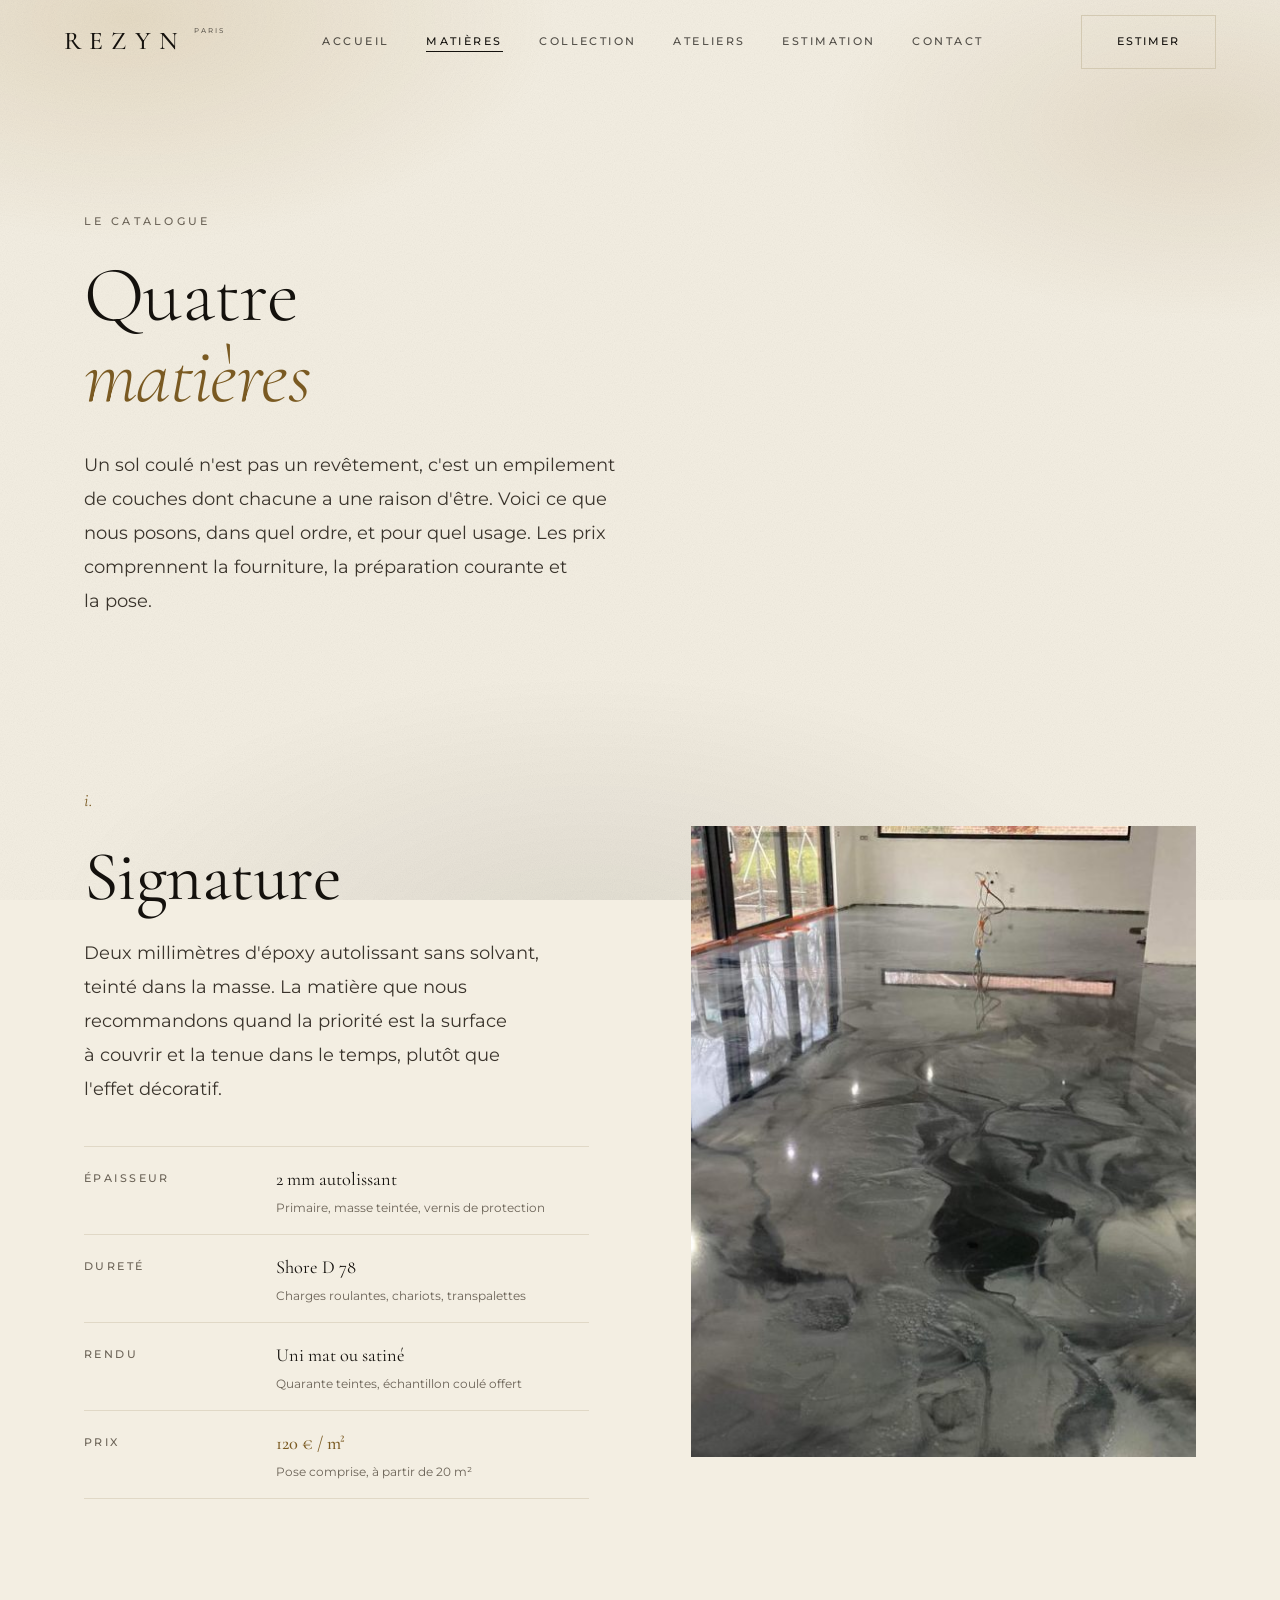
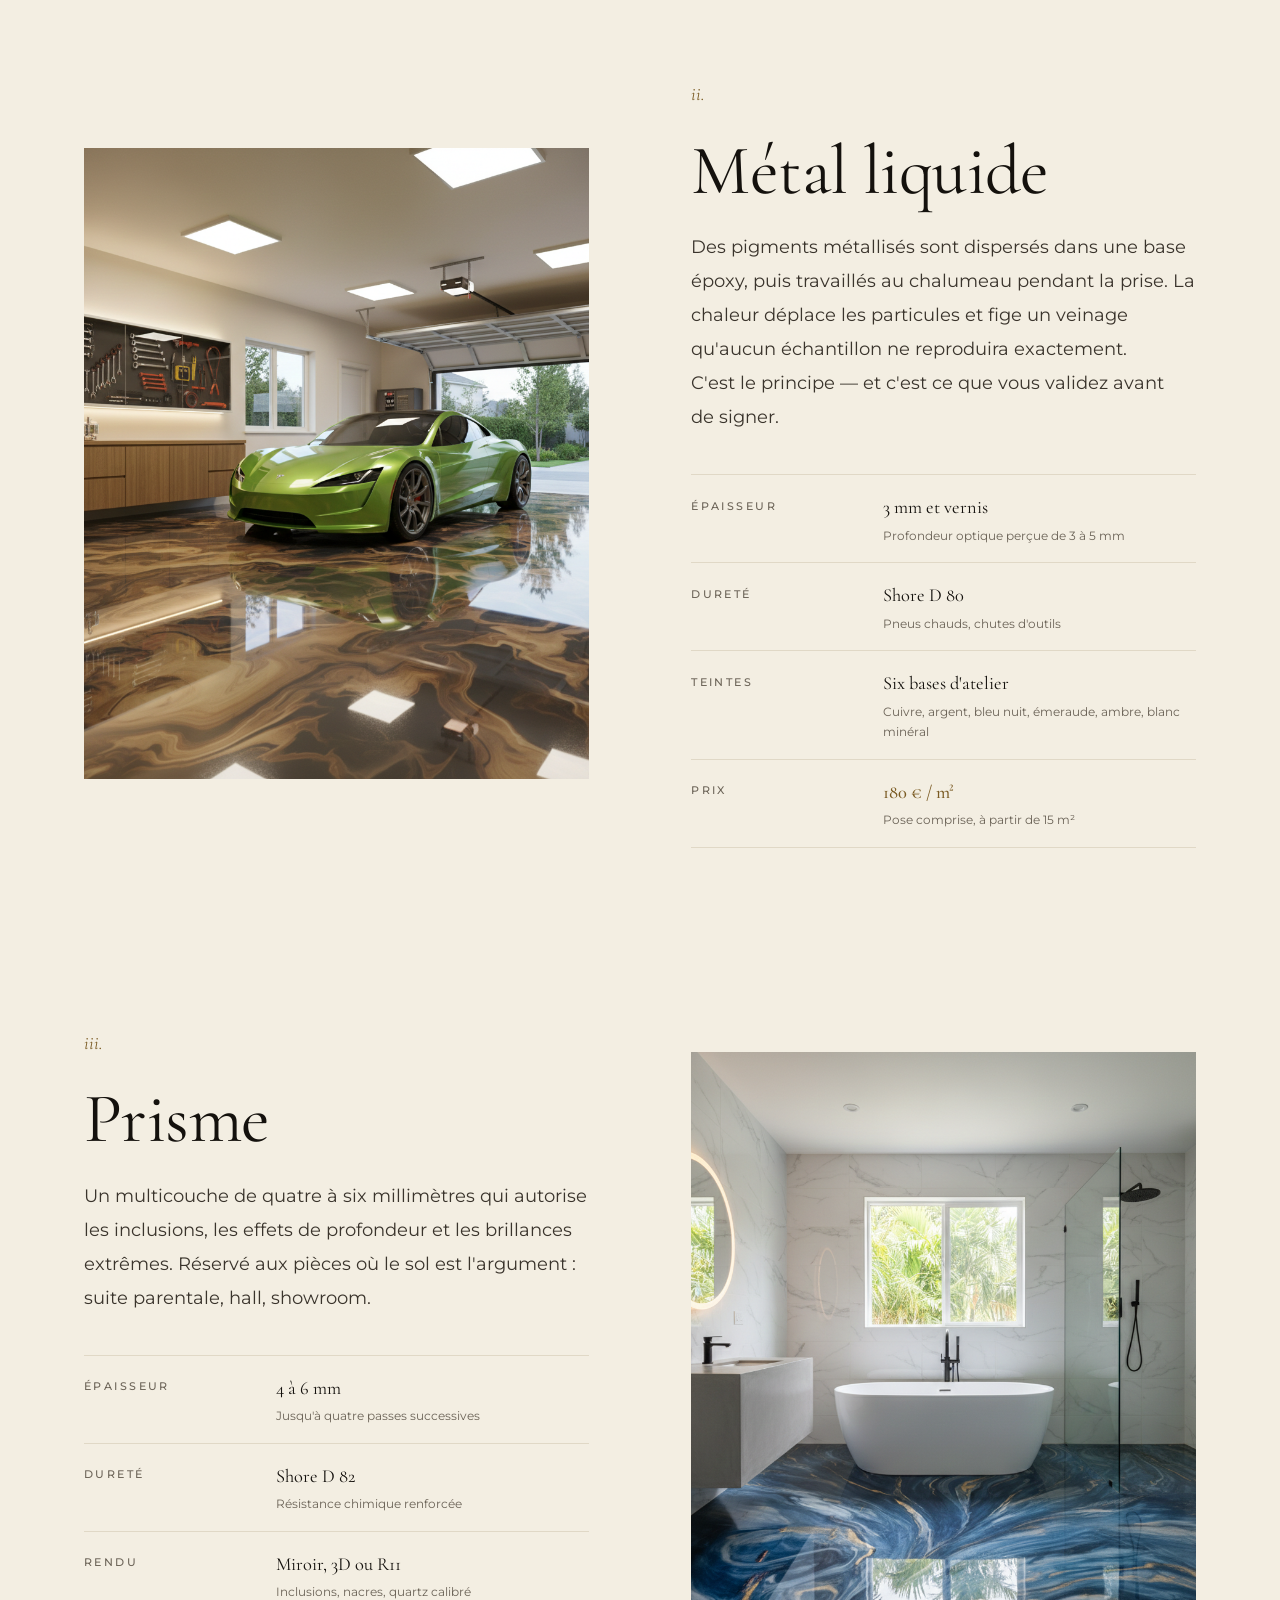
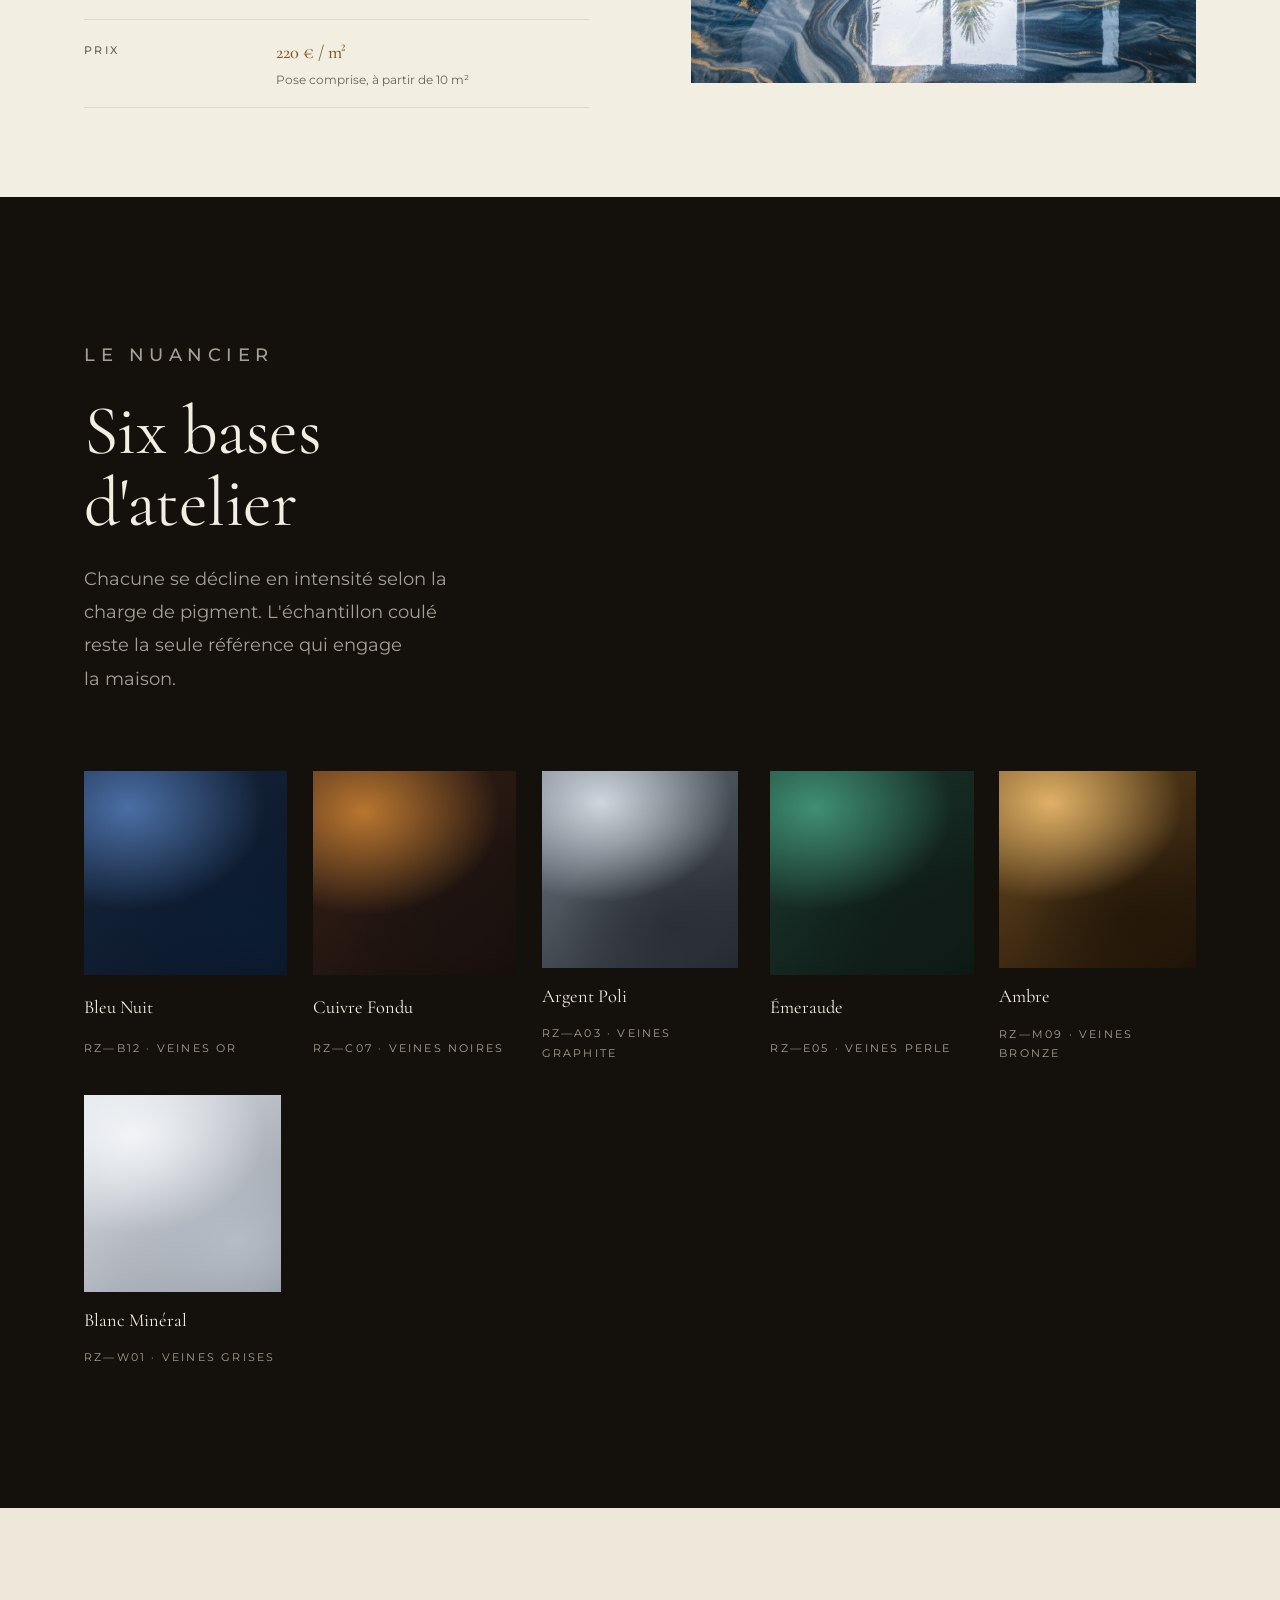
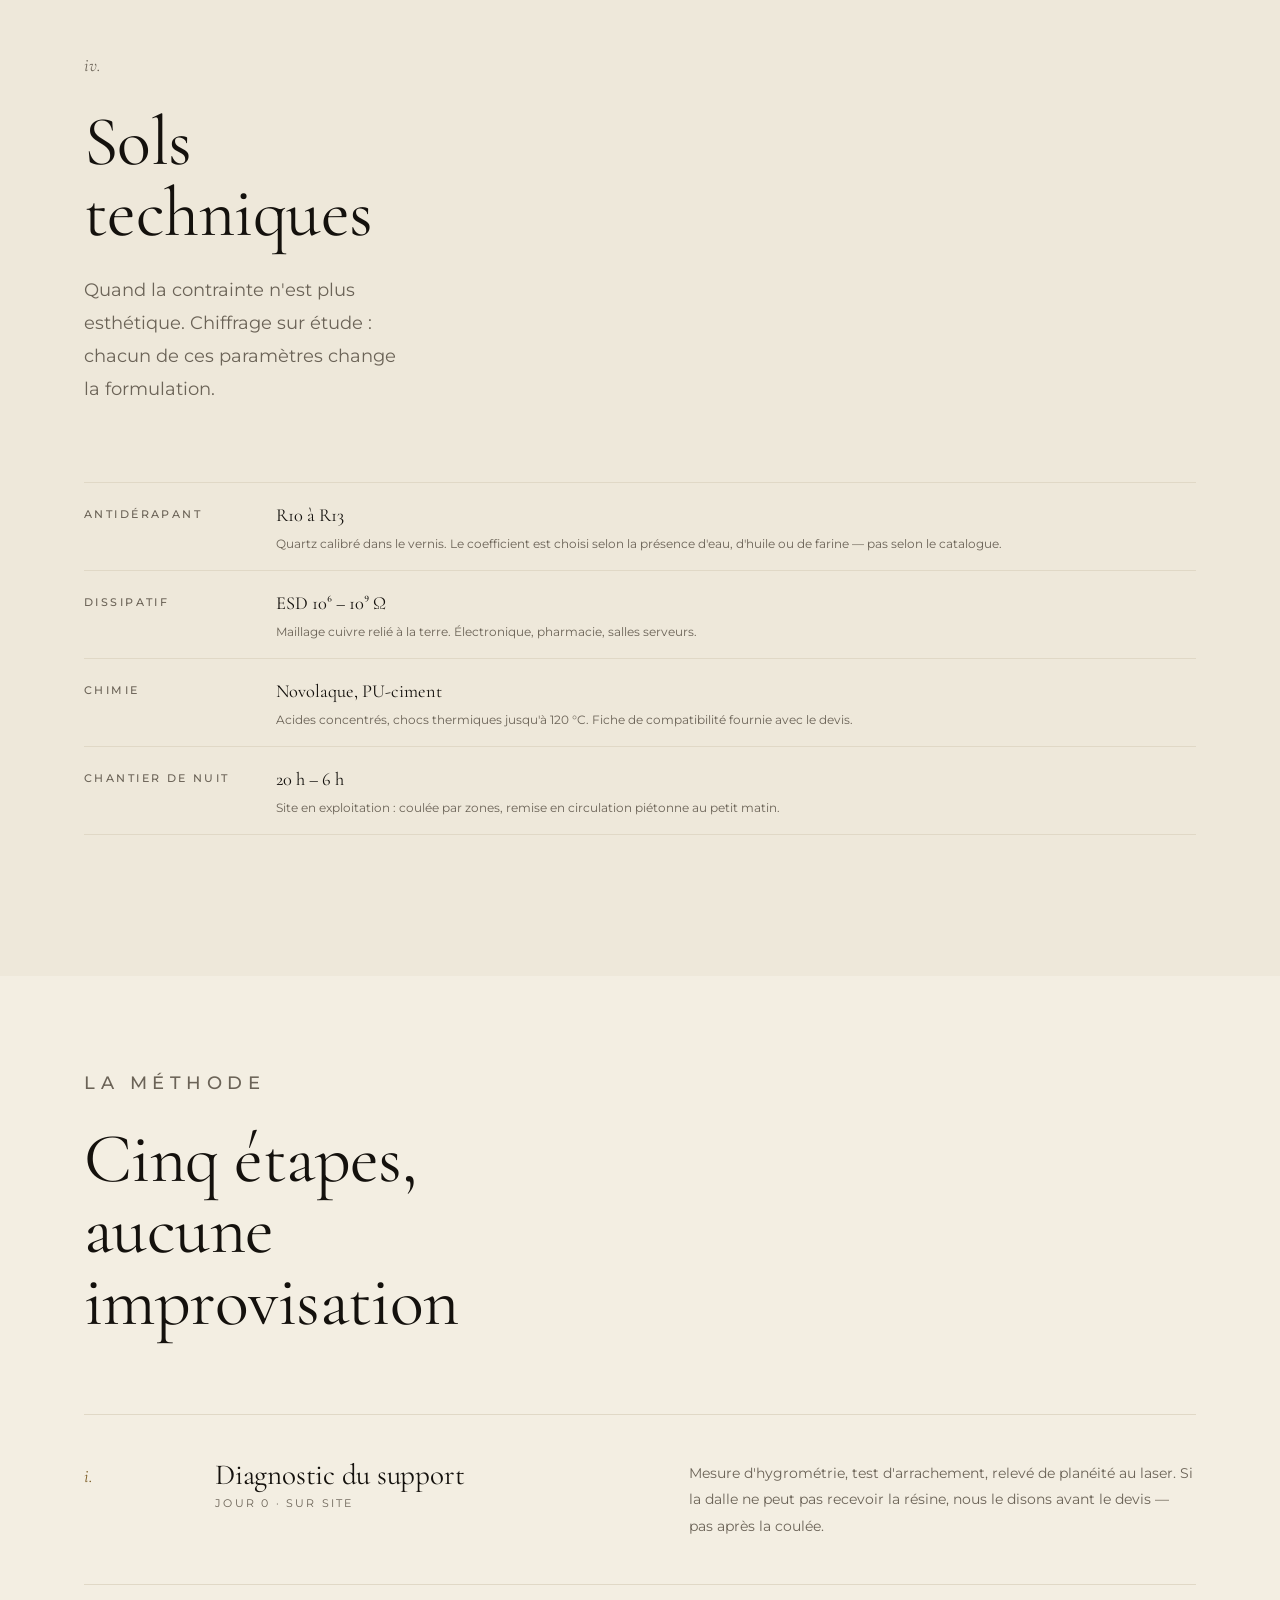
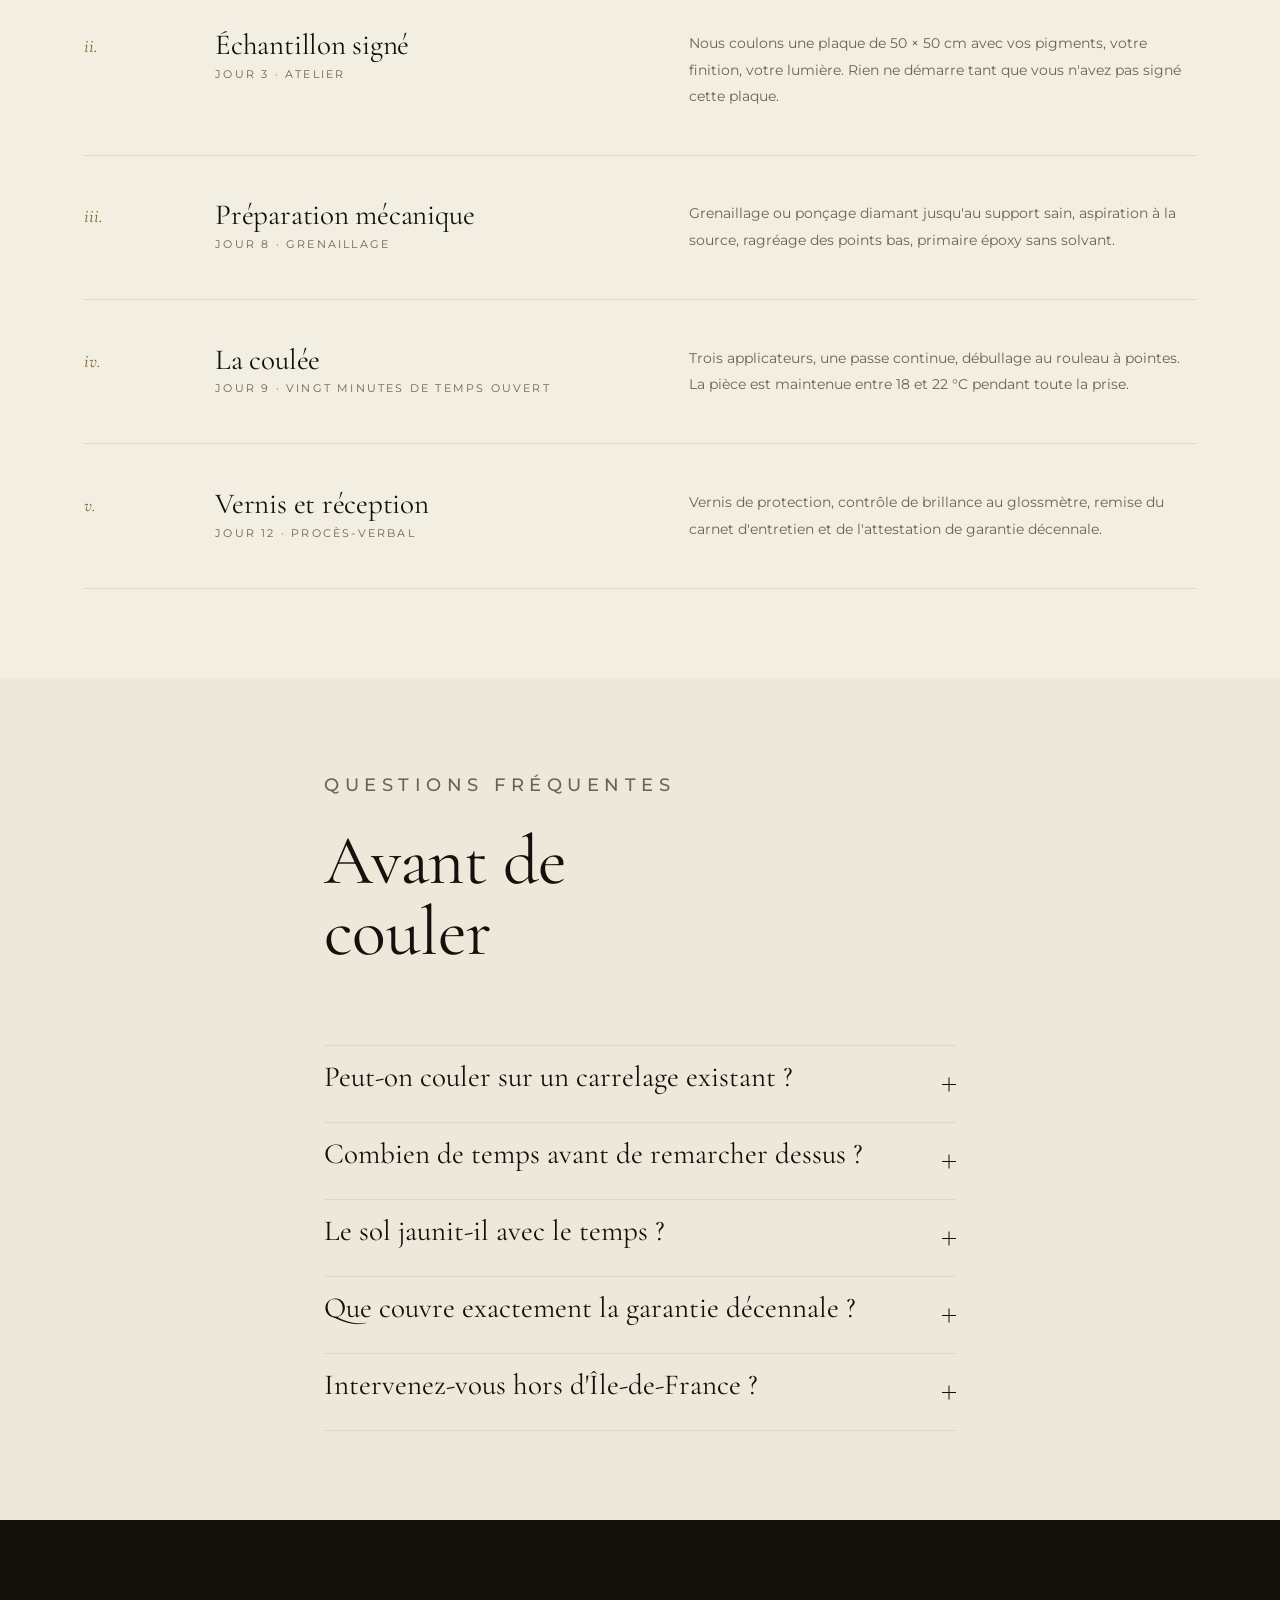
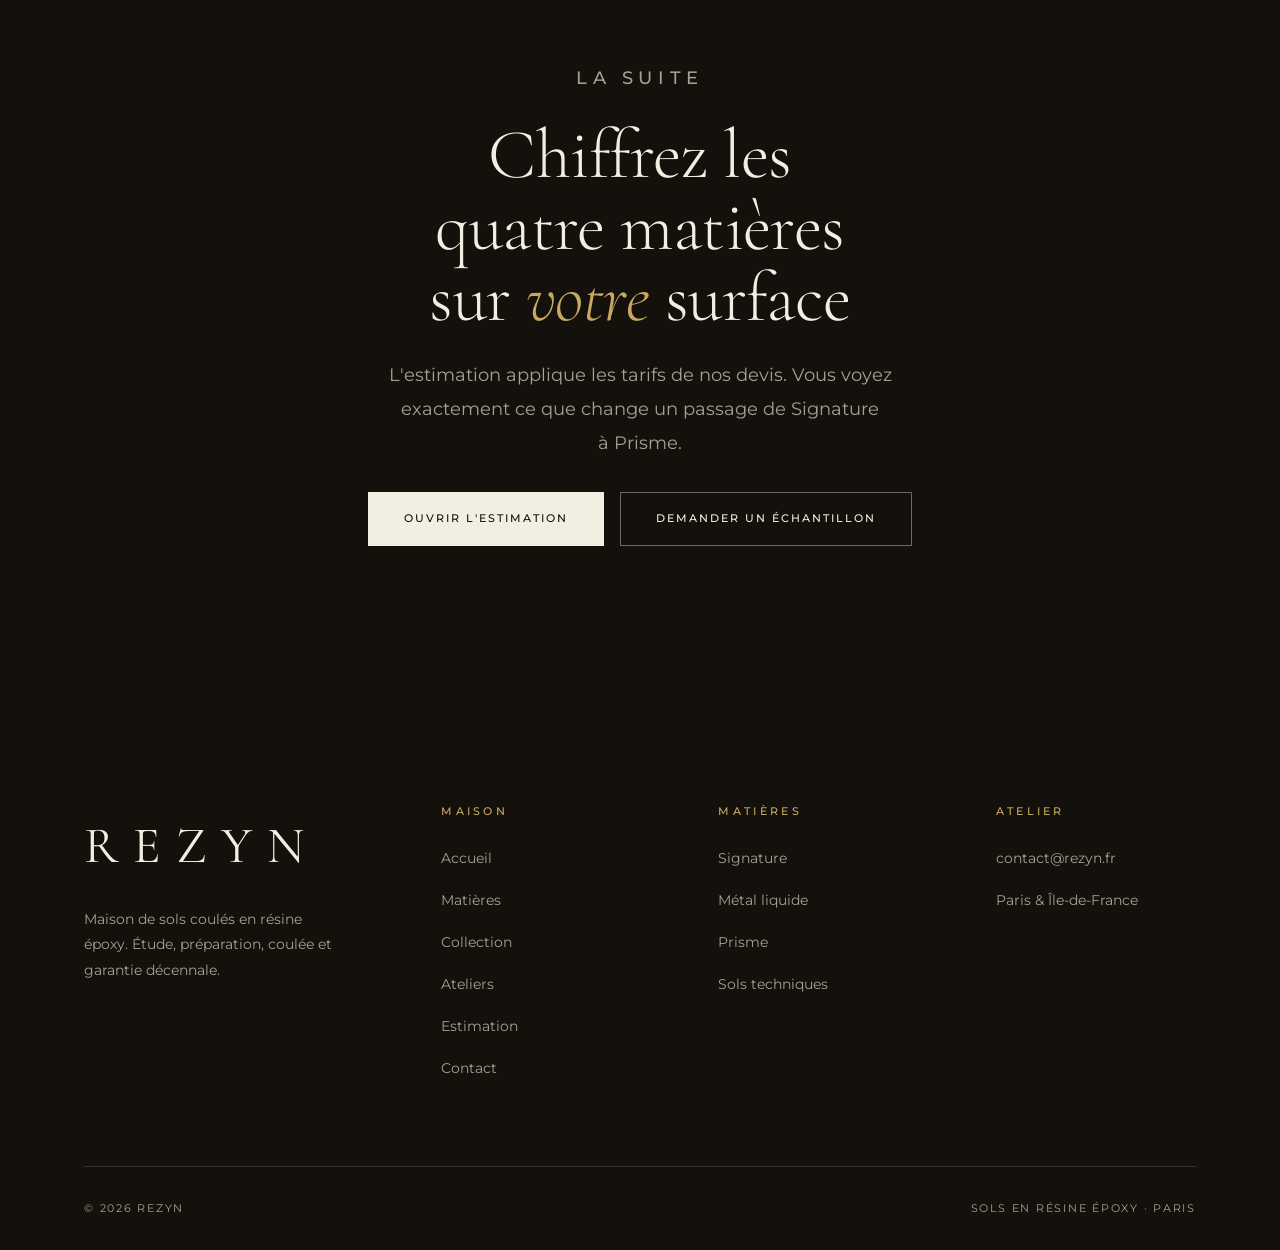
<file: finitions.html>
<!DOCTYPE html>
<html lang="fr" class="no-js">
<head>
<meta charset="UTF-8">
<meta name="viewport" content="width=device-width, initial-scale=1, viewport-fit=cover">
<title>Les matières — Rezyn</title>
<meta name="description" content="Signature, Métal liquide, Prisme, sols techniques : épaisseurs, dureté, entretien, nuancier et prix au m² des résines coulées par la maison Rezyn.">
<meta name="theme-color" content="#fbf9f5">

<meta property="og:type" content="website">
<meta property="og:title" content="Les matières — Rezyn">
<meta property="og:description" content="Signature, Métal liquide, Prisme, sols techniques : épaisseurs, dureté, entretien, nuancier et prix au m² des résines coulées par la maison Rezyn.">
<meta property="og:image" content="images/garage-ambre.png">
<meta property="og:locale" content="fr_FR">

<link rel="preconnect" href="https://fonts.googleapis.com">
<link rel="preconnect" href="https://fonts.gstatic.com" crossorigin>
<link rel="stylesheet" href="https://fonts.googleapis.com/css2?family=Cormorant+Garamond:ital,wght@0,300;0,400;0,500;0,600;1,300;1,400&family=Montserrat:wght@300;400;500;600&display=swap">

<link rel="stylesheet" href="css/tokens.css?v=20260923.1">
<link rel="stylesheet" href="css/base.css?v=20260923.1">
<link rel="stylesheet" href="css/components.css?v=20260923.1">
<link rel="stylesheet" href="css/sections.css?v=20260923.1">

<link rel="icon" href="data:image/svg+xml,%3Csvg xmlns='http://www.w3.org/2000/svg' viewBox='0 0 32 32'%3E%3Crect width='32' height='32' fill='%2314110d'/%3E%3Ctext x='16' y='22' font-family='Georgia,serif' font-size='17' fill='%23c9a961' text-anchor='middle'%3ER%3C/text%3E%3C/svg%3E">
</head>
<body>

<a class="skip-link" href="#main">Aller au contenu</a>

<!-- ====================================================== NAVIGATION -->
<header class="nav" data-nav>
  <div class="nav__inner">
    <a class="brand" href="index.html" aria-label="Rezyn — accueil">
      Rezyn<small>Paris</small>
    </a>

    <nav class="nav__links" aria-label="Navigation principale">
      <a class="nav__link" href="index.html">Accueil</a>
      <a class="nav__link" href="finitions.html" aria-current="page">Matières</a>
      <a class="nav__link" href="realisations.html">Collection</a>
      <a class="nav__link" href="ateliers.html">Ateliers</a>
      <a class="nav__link" href="simulateur.html">Estimation</a>
      <a class="nav__link" href="contact.html">Contact</a>
    </nav>

    <div class="nav__actions">
      <a class="btn btn--line" href="simulateur.html">Estimer</a>
      <button class="nav__toggle" type="button" data-nav-toggle aria-expanded="false" aria-controls="nav-drawer" aria-label="Ouvrir le menu">
        <i></i><i></i>
      </button>
    </div>
  </div>
</header>

<div class="nav__drawer" id="nav-drawer" data-nav-drawer>
  <a href="index.html">Accueil <span>01</span></a>
  <a href="finitions.html">Matières <span>02</span></a>
  <a href="realisations.html">Collection <span>03</span></a>
  <a href="ateliers.html">Ateliers <span>04</span></a>
  <a href="simulateur.html">Estimation <span>05</span></a>
  <a href="contact.html">Contact <span>06</span></a>
  <a class="btn btn--solid btn--block" href="simulateur.html">Estimer mon projet</a>
</div>

<main id="main">

<!-- ==================================================== EN-TÊTE -->
  <section class="page-head">
    <div class="container">
      <div class="page-head__inner" data-reveal>
        <p class="label">Le catalogue</p>
        <h1 class="page-head__title">Quatre <em>matières</em></h1>
      </div>
      <p class="lead" data-reveal style="margin-top:2rem">
        Un sol coulé n'est pas un revêtement, c'est un empilement de couches dont
        chacune a une raison d'être. Voici ce que nous posons, dans quel ordre,
        et pour quel usage. Les prix comprennent la fourniture, la préparation
        courante et la pose.
      </p>
    </div>
  </section>

  <!-- ================================================== SIGNATURE -->
  <section class="section section--tight" id="signature">
    <div class="container">
      <div class="editorial">
        <div class="editorial__text" data-reveal>
          <p class="numeral">i.</p>
          <h2>Signature</h2>
          <p class="lead">
            Deux millimètres d'époxy autolissant sans solvant, teinté dans la masse.
            La matière que nous recommandons quand la priorité est la surface à couvrir
            et la tenue dans le temps, plutôt que l'effet décoratif.
          </p>

          <dl class="specs" style="margin-top:1rem">
            <div class="spec"><dt>Épaisseur</dt><dd>2 mm autolissant<small>Primaire, masse teintée, vernis de protection</small></dd></div>
            <div class="spec"><dt>Dureté</dt><dd>Shore D 78<small>Charges roulantes, chariots, transpalettes</small></dd></div>
            <div class="spec"><dt>Rendu</dt><dd>Uni mat ou satiné<small>Quarante teintes, échantillon coulé offert</small></dd></div>
            <div class="spec"><dt>Prix</dt><dd><strong>120 € / m²</strong><small>Pose comprise, à partir de 20 m²</small></dd></div>
          </dl>
        </div>

        <figure class="editorial__media" data-veil>
          <img src="images/showroom-argent.jpeg" width="960" height="640" loading="lazy" decoding="async"
               alt="Vaste plateau intérieur recouvert d'une résine époxy grise uniforme et brillante.">
        </figure>
      </div>
    </div>
  </section>

  <!-- ====================================================== MÉTAL -->
  <section class="section section--tight" id="metal">
    <div class="container">
      <div class="editorial editorial--flip">
        <figure class="editorial__media" data-veil>
          <img src="images/garage-ambre.png" width="1024" height="1024" loading="lazy" decoding="async"
               alt="Sol de garage en résine métallisée ambre et bronze, aux veines mouvantes et à la surface miroir.">
        </figure>

        <div class="editorial__text" data-reveal>
          <p class="numeral">ii.</p>
          <h2>Métal liquide</h2>
          <p class="lead">
            Des pigments métallisés sont dispersés dans une base époxy, puis travaillés
            au chalumeau pendant la prise. La chaleur déplace les particules et fige un
            veinage qu'aucun échantillon ne reproduira exactement. C'est le principe —
            et c'est ce que vous validez avant de signer.
          </p>

          <dl class="specs" style="margin-top:1rem">
            <div class="spec"><dt>Épaisseur</dt><dd>3 mm et vernis<small>Profondeur optique perçue de 3 à 5 mm</small></dd></div>
            <div class="spec"><dt>Dureté</dt><dd>Shore D 80<small>Pneus chauds, chutes d'outils</small></dd></div>
            <div class="spec"><dt>Teintes</dt><dd>Six bases d'atelier<small>Cuivre, argent, bleu nuit, émeraude, ambre, blanc minéral</small></dd></div>
            <div class="spec"><dt>Prix</dt><dd><strong>180 € / m²</strong><small>Pose comprise, à partir de 15 m²</small></dd></div>
          </dl>
        </div>
      </div>
    </div>
  </section>

  <!-- ===================================================== PRISME -->
  <section class="section section--tight" id="prisme">
    <div class="container">
      <div class="editorial">
        <div class="editorial__text" data-reveal>
          <p class="numeral">iii.</p>
          <h2>Prisme</h2>
          <p class="lead">
            Un multicouche de quatre à six millimètres qui autorise les inclusions,
            les effets de profondeur et les brillances extrêmes. Réservé aux pièces
            où le sol est l'argument&nbsp;: suite parentale, hall, showroom.
          </p>

          <dl class="specs" style="margin-top:1rem">
            <div class="spec"><dt>Épaisseur</dt><dd>4 à 6 mm<small>Jusqu'à quatre passes successives</small></dd></div>
            <div class="spec"><dt>Dureté</dt><dd>Shore D 82<small>Résistance chimique renforcée</small></dd></div>
            <div class="spec"><dt>Rendu</dt><dd>Miroir, 3D ou R11<small>Inclusions, nacres, quartz calibré</small></dd></div>
            <div class="spec"><dt>Prix</dt><dd><strong>220 € / m²</strong><small>Pose comprise, à partir de 10 m²</small></dd></div>
          </dl>
        </div>

        <figure class="editorial__media" data-veil>
          <img src="images/salle-bain-oceane.png" width="1024" height="1024" loading="lazy" decoding="async"
               alt="Salle de bain dont le sol en résine bleu océan présente des veines dorées et blanches en relief optique.">
        </figure>
      </div>
    </div>
  </section>

  <!-- ================================================== NUANCIER -->
  <section class="section on-ink" id="nuancier">
    <div class="container">
      <header class="section-head" data-reveal>
        <p class="label">Le nuancier</p>
        <h2>Six bases d'atelier</h2>
        <p>
          Chacune se décline en intensité selon la charge de pigment.
          L'échantillon coulé reste la seule référence qui engage la maison.
        </p>
      </header>

      <div class="swatches" data-reveal>
        <article class="swatch">
          <span class="swatch__chip" aria-hidden="true" style="background:
            radial-gradient(120% 90% at 22% 18%, #4a6fa5, transparent 56%),
            radial-gradient(100% 80% at 78% 74%, #0b1c33, transparent 62%),
            linear-gradient(140deg, #16263f, #0a1524)"></span>
          <span class="swatch__name">Bleu Nuit</span>
          <span class="swatch__ref">RZ—B12 · veines or</span>
        </article>

        <article class="swatch">
          <span class="swatch__chip" aria-hidden="true" style="background:
            radial-gradient(120% 90% at 25% 20%, #b9762f, transparent 56%),
            radial-gradient(100% 80% at 75% 76%, #1c1310, transparent 62%),
            linear-gradient(140deg, #3a231a, #120b08)"></span>
          <span class="swatch__name">Cuivre Fondu</span>
          <span class="swatch__ref">RZ—C07 · veines noires</span>
        </article>

        <article class="swatch">
          <span class="swatch__chip" aria-hidden="true" style="background:
            radial-gradient(120% 90% at 30% 16%, #cfd6de, transparent 56%),
            radial-gradient(100% 80% at 70% 80%, #2a2f36, transparent 62%),
            linear-gradient(140deg, #6d757f, #22262c)"></span>
          <span class="swatch__name">Argent Poli</span>
          <span class="swatch__ref">RZ—A03 · veines graphite</span>
        </article>

        <article class="swatch">
          <span class="swatch__chip" aria-hidden="true" style="background:
            radial-gradient(120% 90% at 22% 18%, #3f8f74, transparent 56%),
            radial-gradient(100% 80% at 78% 76%, #101c18, transparent 62%),
            linear-gradient(140deg, #1d3a31, #0b1512)"></span>
          <span class="swatch__name">Émeraude</span>
          <span class="swatch__ref">RZ—E05 · veines perle</span>
        </article>

        <article class="swatch">
          <span class="swatch__chip" aria-hidden="true" style="background:
            radial-gradient(120% 90% at 26% 16%, #e0b167, transparent 56%),
            radial-gradient(100% 80% at 74% 78%, #241708, transparent 62%),
            linear-gradient(140deg, #6b4a1e, #1a1008)"></span>
          <span class="swatch__name">Ambre</span>
          <span class="swatch__ref">RZ—M09 · veines bronze</span>
        </article>

        <article class="swatch">
          <span class="swatch__chip" aria-hidden="true" style="background:
            radial-gradient(120% 90% at 24% 20%, #f2f4f7, transparent 56%),
            radial-gradient(100% 80% at 76% 74%, #b6bcc6, transparent 62%),
            linear-gradient(140deg, #dfe3e9, #8d939c)"></span>
          <span class="swatch__name">Blanc Minéral</span>
          <span class="swatch__ref">RZ—W01 · veines grises</span>
        </article>
      </div>
    </div>
  </section>

  <!-- ================================================= INDUSTRIEL -->
  <section class="section section--paper" id="industriel">
    <div class="container">
      <header class="section-head" data-reveal>
        <p class="numeral">iv.</p>
        <h2>Sols techniques</h2>
        <p>
          Quand la contrainte n'est plus esthétique. Chiffrage sur étude&nbsp;:
          chacun de ces paramètres change la formulation.
        </p>
      </header>

      <dl class="specs" data-reveal>
        <div class="spec">
          <dt>Antidérapant</dt>
          <dd>R10 à R13<small>Quartz calibré dans le vernis. Le coefficient est choisi selon la présence d'eau, d'huile ou de farine — pas selon le catalogue.</small></dd>
        </div>
        <div class="spec">
          <dt>Dissipatif</dt>
          <dd>ESD 10⁶ – 10⁹ Ω<small>Maillage cuivre relié à la terre. Électronique, pharmacie, salles serveurs.</small></dd>
        </div>
        <div class="spec">
          <dt>Chimie</dt>
          <dd>Novolaque, PU-ciment<small>Acides concentrés, chocs thermiques jusqu'à 120 °C. Fiche de compatibilité fournie avec le devis.</small></dd>
        </div>
        <div class="spec">
          <dt>Chantier de nuit</dt>
          <dd>20 h – 6 h<small>Site en exploitation : coulée par zones, remise en circulation piétonne au petit matin.</small></dd>
        </div>
      </dl>
    </div>
  </section>

  <!-- =================================================== LA MÉTHODE -->
  <section class="section section--tight" id="methode">
    <div class="container">
      <header class="section-head" data-reveal>
        <p class="label">La méthode</p>
        <h2>Cinq étapes, aucune improvisation</h2>
      </header>

      <div class="steps" data-reveal>
        <article class="step">
          <p class="step__num">i.</p>
          <div>
            <h3 class="step__title">Diagnostic du support</h3>
            <span class="step__meta">Jour 0 · sur site</span>
          </div>
          <p class="step__text">
            Mesure d'hygrométrie, test d'arrachement, relevé de planéité au laser.
            Si la dalle ne peut pas recevoir la résine, nous le disons avant le devis —
            pas après la coulée.
          </p>
        </article>

        <article class="step">
          <p class="step__num">ii.</p>
          <div>
            <h3 class="step__title">Échantillon signé</h3>
            <span class="step__meta">Jour 3 · atelier</span>
          </div>
          <p class="step__text">
            Nous coulons une plaque de 50 × 50 cm avec vos pigments, votre finition,
            votre lumière. Rien ne démarre tant que vous n'avez pas signé cette plaque.
          </p>
        </article>

        <article class="step">
          <p class="step__num">iii.</p>
          <div>
            <h3 class="step__title">Préparation mécanique</h3>
            <span class="step__meta">Jour 8 · grenaillage</span>
          </div>
          <p class="step__text">
            Grenaillage ou ponçage diamant jusqu'au support sain, aspiration à la source,
            ragréage des points bas, primaire époxy sans solvant.
          </p>
        </article>

        <article class="step">
          <p class="step__num">iv.</p>
          <div>
            <h3 class="step__title">La coulée</h3>
            <span class="step__meta">Jour 9 · vingt minutes de temps ouvert</span>
          </div>
          <p class="step__text">
            Trois applicateurs, une passe continue, débullage au rouleau à pointes.
            La pièce est maintenue entre 18 et 22 °C pendant toute la prise.
          </p>
        </article>

        <article class="step">
          <p class="step__num">v.</p>
          <div>
            <h3 class="step__title">Vernis et réception</h3>
            <span class="step__meta">Jour 12 · procès-verbal</span>
          </div>
          <p class="step__text">
            Vernis de protection, contrôle de brillance au glossmètre, remise du carnet
            d'entretien et de l'attestation de garantie décennale.
          </p>
        </article>
      </div>
    </div>
  </section>

  <!-- ======================================================== FAQ -->
  <section class="section section--tight section--paper" id="faq">
    <div class="container container--narrow">
      <header class="section-head" data-reveal>
        <p class="label">Questions fréquentes</p>
        <h2>Avant de couler</h2>
      </header>

      <div class="faq" data-reveal>
        <div class="faq__item">
          <h3>
            <button class="faq__q" type="button" aria-expanded="false" aria-controls="faq-1" id="faq-btn-1">
              Peut-on couler sur un carrelage existant&nbsp;?
              <i aria-hidden="true"></i>
            </button>
          </h3>
          <div class="faq__a" id="faq-1" role="region" aria-labelledby="faq-btn-1">
            <div><p>
              Oui, à condition que le carrelage soit solidaire du support et non creux.
              Nous ponçons pour casser l'émail, nous traitons les joints, puis nous
              appliquons un primaire d'accrochage spécifique. Un test d'arrachement valide
              la tenue avant toute coulée — s'il échoue, nous proposons une dépose.
            </p></div>
          </div>
        </div>

        <div class="faq__item">
          <h3>
            <button class="faq__q" type="button" aria-expanded="false" aria-controls="faq-2" id="faq-btn-2">
              Combien de temps avant de remarcher dessus&nbsp;?
              <i aria-hidden="true"></i>
            </button>
          </h3>
          <div class="faq__a" id="faq-2" role="region" aria-labelledby="faq-btn-2">
            <div><p>
              Circulation piétonne légère à 24 heures, mobilier à 72 heures, charges
              roulantes et nettoyage humide à 7 jours. La polymérisation complète prend
              21 jours&nbsp;: pendant cette période, évitez les produits agressifs et les
              tapis en caoutchouc.
            </p></div>
          </div>
        </div>

        <div class="faq__item">
          <h3>
            <button class="faq__q" type="button" aria-expanded="false" aria-controls="faq-3" id="faq-btn-3">
              Le sol jaunit-il avec le temps&nbsp;?
              <i aria-hidden="true"></i>
            </button>
          </h3>
          <div class="faq__a" id="faq-3" role="region" aria-labelledby="faq-btn-3">
            <div><p>
              Une résine époxy nue jaunit sous ultraviolets. C'est pour cette raison que
              toutes nos matières exposées à la lumière naturelle reçoivent un vernis
              polyuréthane aliphatique anti-UV. Correctement protégée, la teinte
              tient : la dérive colorimétrique reste sous le seuil perceptible.
            </p></div>
          </div>
        </div>

        <div class="faq__item">
          <h3>
            <button class="faq__q" type="button" aria-expanded="false" aria-controls="faq-4" id="faq-btn-4">
              Que couvre exactement la garantie décennale&nbsp;?
              <i aria-hidden="true"></i>
            </button>
          </h3>
          <div class="faq__a" id="faq-4" role="region" aria-labelledby="faq-btn-4">
            <div><p>
              Le décollement, le faïençage et la fissuration d'origine non structurelle
              sont couverts dix ans. L'usure d'aspect, les rayures et les dégradations
              liées à un entretien non conforme au carnet remis à la réception ne le sont
              pas. L'attestation nominative vous est remise le jour de la réception.
            </p></div>
          </div>
        </div>

        <div class="faq__item">
          <h3>
            <button class="faq__q" type="button" aria-expanded="false" aria-controls="faq-5" id="faq-btn-5">
              Intervenez-vous hors d'Île-de-France&nbsp;?
              <i aria-hidden="true"></i>
            </button>
          </h3>
          <div class="faq__a" id="faq-5" role="region" aria-labelledby="faq-btn-5">
            <div><p>
              Oui, pour les chantiers de plus de 150 m², partout en France métropolitaine.
              Les frais de déplacement et d'hébergement de l'équipe sont alors chiffrés
              séparément et apparaissent en ligne distincte sur le devis.
            </p></div>
          </div>
        </div>
      </div>
    </div>
  </section>

  <!-- ===================================================== INVITE -->
  <section class="section on-ink">
    <div class="container">
      <div class="invite" data-reveal>
        <p class="label">La suite</p>
        <h2>Chiffrez les quatre matières sur <em>votre</em> surface</h2>
        <p>
          L'estimation applique les tarifs de nos devis. Vous voyez exactement
          ce que change un passage de Signature à Prisme.
        </p>
        <div class="invite__actions">
          <a class="btn btn--solid" href="simulateur.html">Ouvrir l'estimation</a>
          <a class="btn btn--line" href="contact.html">Demander un échantillon</a>
        </div>
      </div>
    </div>
  </section>

</main>

<!-- ========================================================= FOOTER -->
<footer class="footer on-ink">
  <div class="container">
    <div class="footer__top">
      <div>
        <p class="footer__sign">Rezyn</p>
        <p style="color:var(--color-ink-muted);font-size:var(--text-sm);max-width:30ch;line-height:1.8">
          Maison de sols coulés en résine époxy. Étude, préparation, coulée
          et garantie décennale.
        </p>
      </div>

      <div>
        <p class="footer__title">Maison</p>
        <ul class="footer__list">
          <li><a href="index.html">Accueil</a></li>
          <li><a href="finitions.html">Matières</a></li>
          <li><a href="realisations.html">Collection</a></li>
          <li><a href="ateliers.html">Ateliers</a></li>
          <li><a href="simulateur.html">Estimation</a></li>
          <li><a href="contact.html">Contact</a></li>
        </ul>
      </div>

      <div>
        <p class="footer__title">Matières</p>
        <ul class="footer__list">
          <li><a href="finitions.html#signature">Signature</a></li>
          <li><a href="finitions.html#metal">Métal liquide</a></li>
          <li><a href="finitions.html#prisme">Prisme</a></li>
          <li><a href="finitions.html#industriel">Sols techniques</a></li>
        </ul>
      </div>

      <div>
        <p class="footer__title">Atelier</p>
        <ul class="footer__list">
          <li><a href="mailto:contact@rezyn.fr">contact@rezyn.fr</a></li>
          <li><span>Paris &amp; Île-de-France</span></li>
        </ul>
      </div>
    </div>

    <div class="footer__bottom">
      <p>© <span data-year>2026</span> Rezyn</p>
      <p>Sols en résine époxy · Paris</p>
    </div>
  </div>
</footer>

<script src="js/core.js?v=20260923.1" defer></script>
</body>
</html>
</file>
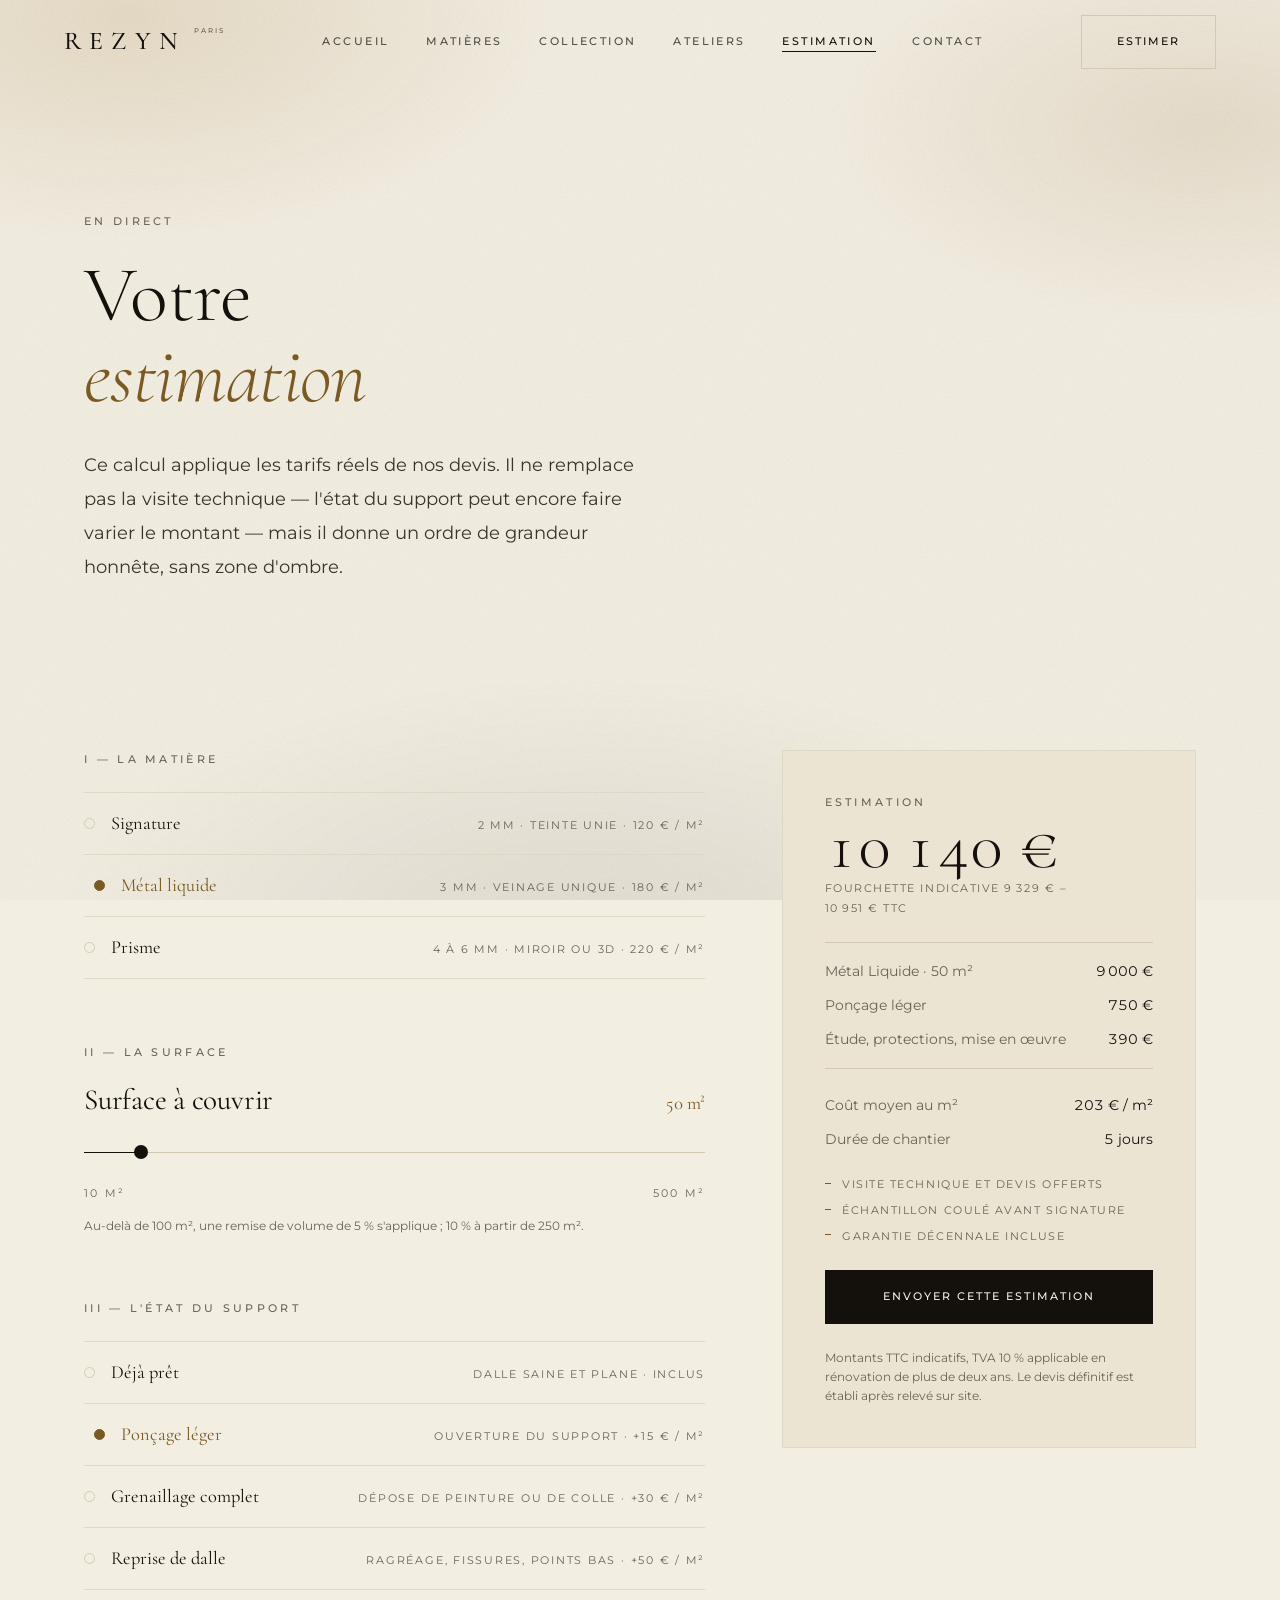
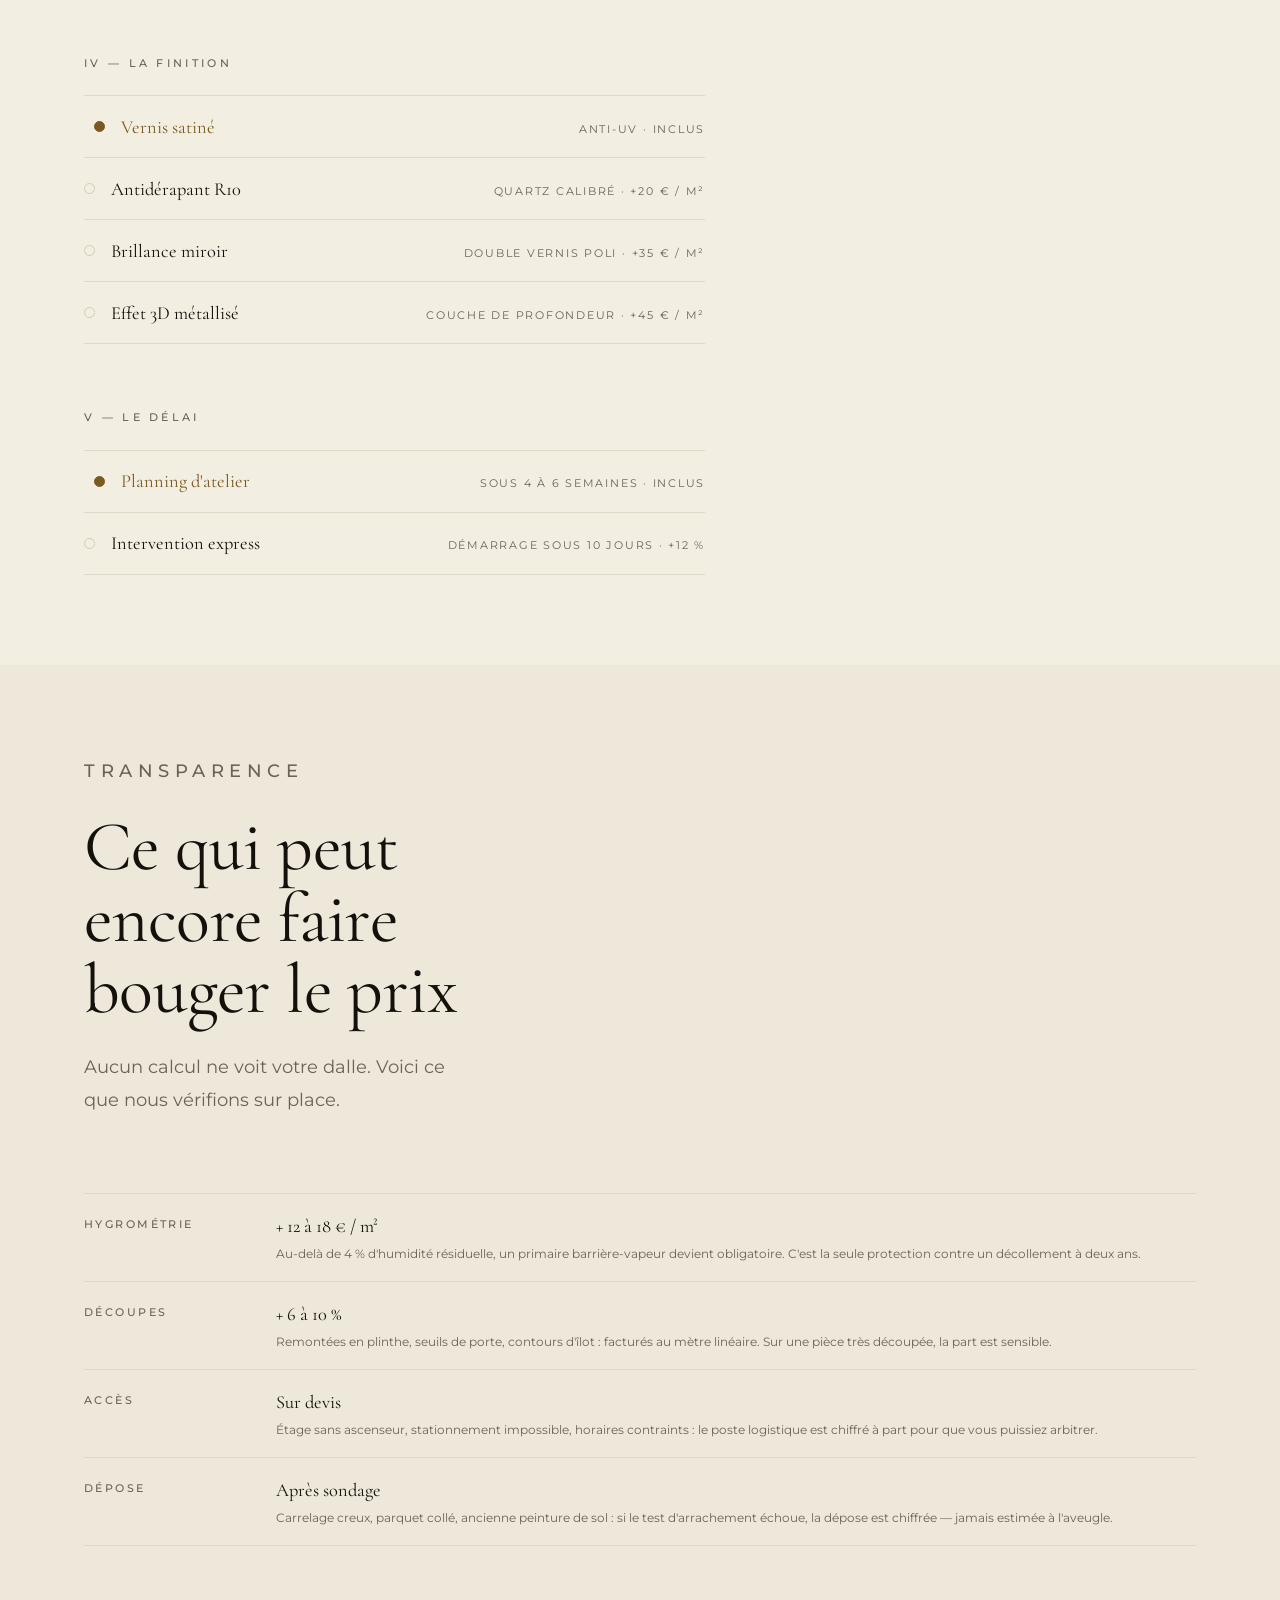
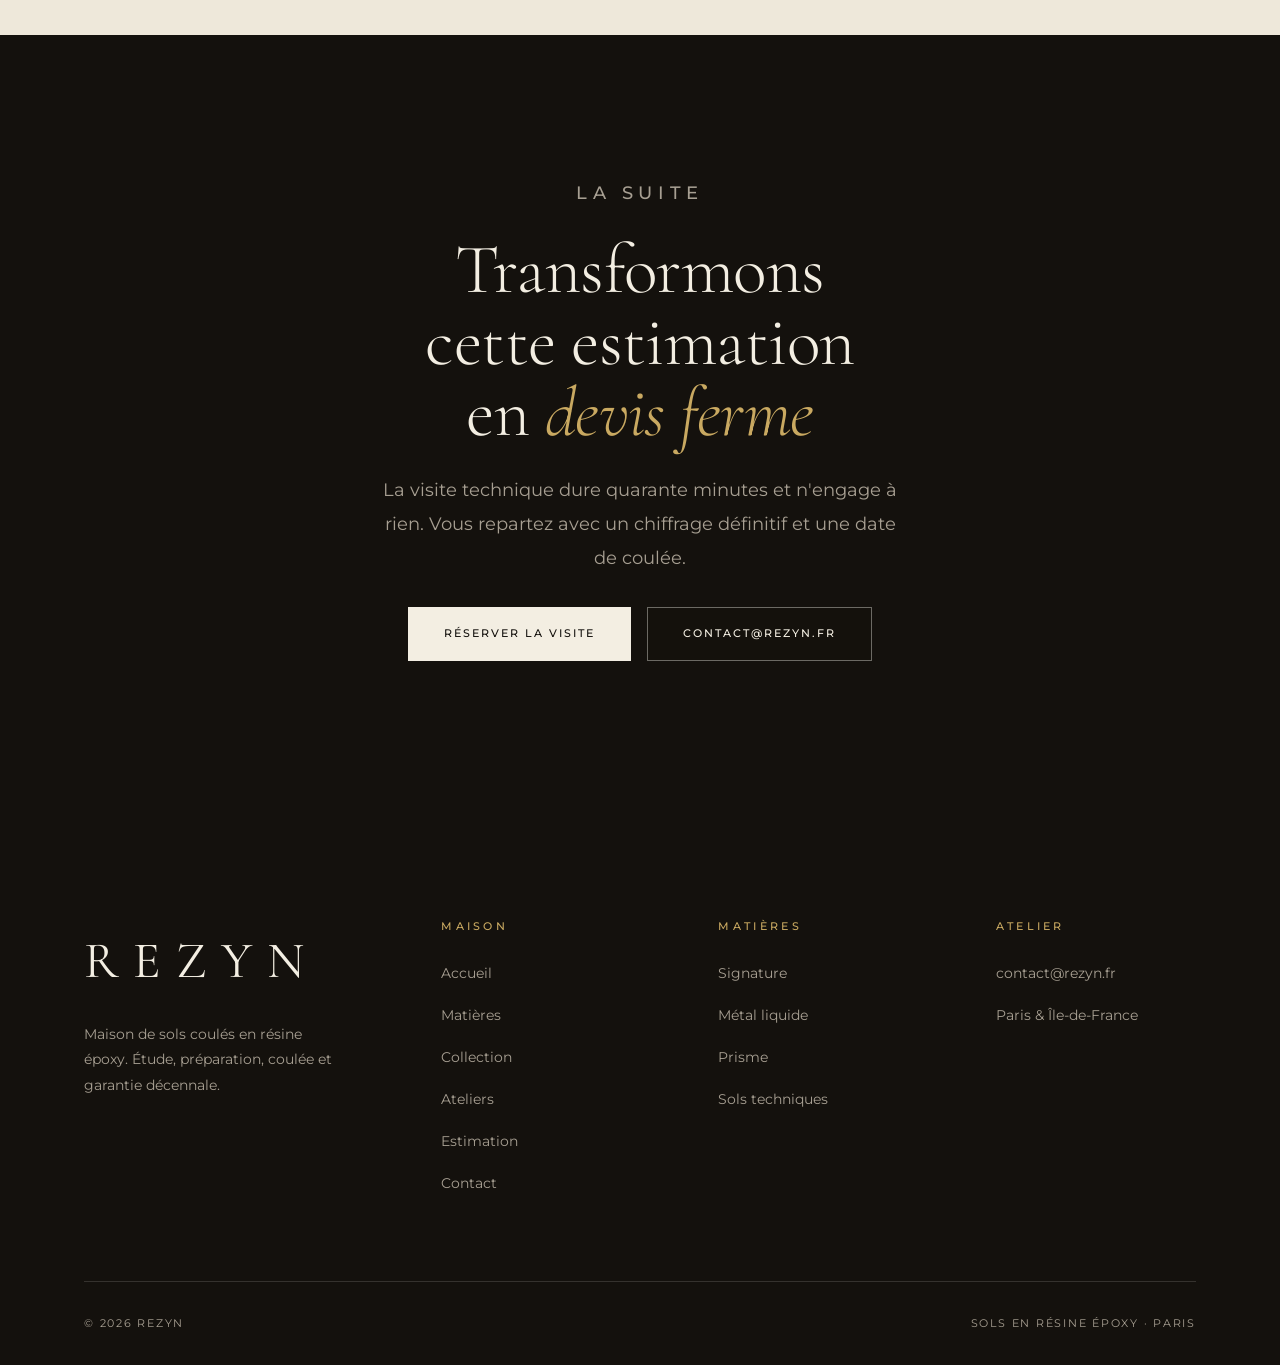
<file: simulateur.html>
<!DOCTYPE html>
<html lang="fr" class="no-js">
<head>
<meta charset="UTF-8">
<meta name="viewport" content="width=device-width, initial-scale=1, viewport-fit=cover">
<title>L'estimation — Rezyn</title>
<meta name="description" content="Estimez votre sol en résine ligne par ligne : matière, surface, état du support, finition et délai. Tarifs réels de nos devis.">
<meta name="theme-color" content="#fbf9f5">

<meta property="og:type" content="website">
<meta property="og:title" content="L'estimation — Rezyn">
<meta property="og:description" content="Estimez votre sol en résine ligne par ligne : matière, surface, état du support, finition et délai. Tarifs réels de nos devis.">
<meta property="og:image" content="images/salle-bain-oceane.png">
<meta property="og:locale" content="fr_FR">

<link rel="preconnect" href="https://fonts.googleapis.com">
<link rel="preconnect" href="https://fonts.gstatic.com" crossorigin>
<link rel="stylesheet" href="https://fonts.googleapis.com/css2?family=Cormorant+Garamond:ital,wght@0,300;0,400;0,500;0,600;1,300;1,400&family=Montserrat:wght@300;400;500;600&display=swap">

<link rel="stylesheet" href="css/tokens.css?v=20260923.1">
<link rel="stylesheet" href="css/base.css?v=20260923.1">
<link rel="stylesheet" href="css/components.css?v=20260923.1">
<link rel="stylesheet" href="css/sections.css?v=20260923.1">

<link rel="icon" href="data:image/svg+xml,%3Csvg xmlns='http://www.w3.org/2000/svg' viewBox='0 0 32 32'%3E%3Crect width='32' height='32' fill='%2314110d'/%3E%3Ctext x='16' y='22' font-family='Georgia,serif' font-size='17' fill='%23c9a961' text-anchor='middle'%3ER%3C/text%3E%3C/svg%3E">
</head>
<body>

<a class="skip-link" href="#main">Aller au contenu</a>

<!-- ====================================================== NAVIGATION -->
<header class="nav" data-nav>
  <div class="nav__inner">
    <a class="brand" href="index.html" aria-label="Rezyn — accueil">
      Rezyn<small>Paris</small>
    </a>

    <nav class="nav__links" aria-label="Navigation principale">
      <a class="nav__link" href="index.html">Accueil</a>
      <a class="nav__link" href="finitions.html">Matières</a>
      <a class="nav__link" href="realisations.html">Collection</a>
      <a class="nav__link" href="ateliers.html">Ateliers</a>
      <a class="nav__link" href="simulateur.html" aria-current="page">Estimation</a>
      <a class="nav__link" href="contact.html">Contact</a>
    </nav>

    <div class="nav__actions">
      <a class="btn btn--line" href="simulateur.html">Estimer</a>
      <button class="nav__toggle" type="button" data-nav-toggle aria-expanded="false" aria-controls="nav-drawer" aria-label="Ouvrir le menu">
        <i></i><i></i>
      </button>
    </div>
  </div>
</header>

<div class="nav__drawer" id="nav-drawer" data-nav-drawer>
  <a href="index.html">Accueil <span>01</span></a>
  <a href="finitions.html">Matières <span>02</span></a>
  <a href="realisations.html">Collection <span>03</span></a>
  <a href="ateliers.html">Ateliers <span>04</span></a>
  <a href="simulateur.html">Estimation <span>05</span></a>
  <a href="contact.html">Contact <span>06</span></a>
  <a class="btn btn--solid btn--block" href="simulateur.html">Estimer mon projet</a>
</div>

<main id="main">

<!-- ==================================================== EN-TÊTE -->
  <section class="page-head">
    <div class="container">
      <div class="page-head__inner" data-reveal>
        <p class="label">En direct</p>
        <h1 class="page-head__title">Votre <em>estimation</em></h1>
      </div>
      <p class="lead" data-reveal style="margin-top:2rem">
        Ce calcul applique les tarifs réels de nos devis. Il ne remplace pas la visite
        technique — l'état du support peut encore faire varier le montant — mais il
        donne un ordre de grandeur honnête, sans zone d'ombre.
      </p>
    </div>
  </section>

  <!-- ================================================= SIMULATEUR -->
  <section class="section section--tight">
    <div class="container">
      <div class="studio" data-simulator>

        <form class="studio__controls" novalidate>

          <fieldset data-reveal>
            <legend class="label" style="margin-bottom:1.4rem">i — La matière</legend>
            <div class="choices">
              <label class="choice">
                <input type="radio" name="system" value="signature">
                <span class="choice__mark" aria-hidden="true"></span>
                <span class="choice__body">
                  <span class="choice__name">Signature</span>
                  <span class="choice__meta">2 mm · teinte unie · 120 € / m²</span>
                </span>
              </label>

              <label class="choice">
                <input type="radio" name="system" value="metal" checked>
                <span class="choice__mark" aria-hidden="true"></span>
                <span class="choice__body">
                  <span class="choice__name">Métal liquide</span>
                  <span class="choice__meta">3 mm · veinage unique · 180 € / m²</span>
                </span>
              </label>

              <label class="choice">
                <input type="radio" name="system" value="prisme">
                <span class="choice__mark" aria-hidden="true"></span>
                <span class="choice__body">
                  <span class="choice__name">Prisme</span>
                  <span class="choice__meta">4 à 6 mm · miroir ou 3D · 220 € / m²</span>
                </span>
              </label>
            </div>
          </fieldset>

          <fieldset data-reveal>
            <legend class="label" style="margin-bottom:1.4rem">ii — La surface</legend>
            <div class="control__head">
              <h3 id="surface-label">Surface à couvrir</h3>
              <output class="control__value" data-output="surface" for="surface">50 m²</output>
            </div>
            <input class="range" type="range" id="surface" name="surface"
                   min="10" max="500" step="5" value="50"
                   data-input="surface" aria-labelledby="surface-label">
            <p class="control__scale"><span>10 m²</span><span>500 m²</span></p>
            <p class="field__hint" style="margin-top:0.8rem">
              Au-delà de 100 m², une remise de volume de 5 % s'applique&nbsp;;
              10 % à partir de 250 m².
            </p>
          </fieldset>

          <fieldset data-reveal>
            <legend class="label" style="margin-bottom:1.4rem">iii — L'état du support</legend>
            <div class="choices">
              <label class="choice">
                <input type="radio" name="prep" value="none">
                <span class="choice__mark" aria-hidden="true"></span>
                <span class="choice__body">
                  <span class="choice__name">Déjà prêt</span>
                  <span class="choice__meta">Dalle saine et plane · inclus</span>
                </span>
              </label>

              <label class="choice">
                <input type="radio" name="prep" value="light" checked>
                <span class="choice__mark" aria-hidden="true"></span>
                <span class="choice__body">
                  <span class="choice__name">Ponçage léger</span>
                  <span class="choice__meta">Ouverture du support · +15 € / m²</span>
                </span>
              </label>

              <label class="choice">
                <input type="radio" name="prep" value="full">
                <span class="choice__mark" aria-hidden="true"></span>
                <span class="choice__body">
                  <span class="choice__name">Grenaillage complet</span>
                  <span class="choice__meta">Dépose de peinture ou de colle · +30 € / m²</span>
                </span>
              </label>

              <label class="choice">
                <input type="radio" name="prep" value="heavy">
                <span class="choice__mark" aria-hidden="true"></span>
                <span class="choice__body">
                  <span class="choice__name">Reprise de dalle</span>
                  <span class="choice__meta">Ragréage, fissures, points bas · +50 € / m²</span>
                </span>
              </label>
            </div>
          </fieldset>

          <fieldset data-reveal>
            <legend class="label" style="margin-bottom:1.4rem">iv — La finition</legend>
            <div class="choices">
              <label class="choice">
                <input type="radio" name="finish" value="standard" checked>
                <span class="choice__mark" aria-hidden="true"></span>
                <span class="choice__body">
                  <span class="choice__name">Vernis satiné</span>
                  <span class="choice__meta">Anti-UV · inclus</span>
                </span>
              </label>

              <label class="choice">
                <input type="radio" name="finish" value="grip">
                <span class="choice__mark" aria-hidden="true"></span>
                <span class="choice__body">
                  <span class="choice__name">Antidérapant R10</span>
                  <span class="choice__meta">Quartz calibré · +20 € / m²</span>
                </span>
              </label>

              <label class="choice">
                <input type="radio" name="finish" value="mirror">
                <span class="choice__mark" aria-hidden="true"></span>
                <span class="choice__body">
                  <span class="choice__name">Brillance miroir</span>
                  <span class="choice__meta">Double vernis poli · +35 € / m²</span>
                </span>
              </label>

              <label class="choice">
                <input type="radio" name="finish" value="depth">
                <span class="choice__mark" aria-hidden="true"></span>
                <span class="choice__body">
                  <span class="choice__name">Effet 3D métallisé</span>
                  <span class="choice__meta">Couche de profondeur · +45 € / m²</span>
                </span>
              </label>
            </div>
          </fieldset>

          <fieldset data-reveal>
            <legend class="label" style="margin-bottom:1.4rem">v — Le délai</legend>
            <div class="choices">
              <label class="choice">
                <input type="radio" name="delay" value="planned" checked>
                <span class="choice__mark" aria-hidden="true"></span>
                <span class="choice__body">
                  <span class="choice__name">Planning d'atelier</span>
                  <span class="choice__meta">Sous 4 à 6 semaines · inclus</span>
                </span>
              </label>

              <label class="choice">
                <input type="radio" name="delay" value="express">
                <span class="choice__mark" aria-hidden="true"></span>
                <span class="choice__body">
                  <span class="choice__name">Intervention express</span>
                  <span class="choice__meta">Démarrage sous 10 jours · +12 %</span>
                </span>
              </label>
            </div>
          </fieldset>

        </form>

        <aside class="estimate" aria-live="polite" aria-atomic="true">
          <div>
            <p class="label">Estimation</p>
            <p class="estimate__total" data-output="total">0 €</p>
            <p class="estimate__range" data-output="range"></p>
          </div>

          <dl class="estimate__lines" data-output="lines"></dl>

          <dl style="display:grid;gap:0.6rem">
            <div class="estimate__line"><dt>Coût moyen au m²</dt><dd data-output="perm2"></dd></div>
            <div class="estimate__line"><dt>Durée de chantier</dt><dd data-output="duration"></dd></div>
          </dl>

          <ul class="estimate__perks">
            <li>Visite technique et devis offerts</li>
            <li>Échantillon coulé avant signature</li>
            <li>Garantie décennale incluse</li>
          </ul>

          <a class="btn btn--solid btn--block" href="contact.html" data-quote-send>Envoyer cette estimation</a>

          <p class="field__hint">
            Montants TTC indicatifs, TVA 10 % applicable en rénovation de plus de deux ans.
            Le devis définitif est établi après relevé sur site.
          </p>
        </aside>

      </div>
    </div>
  </section>

  <!-- ============================================== CE QUI VARIE -->
  <section class="section section--tight section--paper" id="variables">
    <div class="container">
      <header class="section-head" data-reveal>
        <p class="label">Transparence</p>
        <h2>Ce qui peut encore faire bouger le prix</h2>
        <p>Aucun calcul ne voit votre dalle. Voici ce que nous vérifions sur place.</p>
      </header>

      <dl class="specs" data-reveal>
        <div class="spec">
          <dt>Hygrométrie</dt>
          <dd>+ 12 à 18 € / m²<small>Au-delà de 4 % d'humidité résiduelle, un primaire barrière-vapeur devient obligatoire. C'est la seule protection contre un décollement à deux ans.</small></dd>
        </div>
        <div class="spec">
          <dt>Découpes</dt>
          <dd>+ 6 à 10 %<small>Remontées en plinthe, seuils de porte, contours d'îlot : facturés au mètre linéaire. Sur une pièce très découpée, la part est sensible.</small></dd>
        </div>
        <div class="spec">
          <dt>Accès</dt>
          <dd>Sur devis<small>Étage sans ascenseur, stationnement impossible, horaires contraints : le poste logistique est chiffré à part pour que vous puissiez arbitrer.</small></dd>
        </div>
        <div class="spec">
          <dt>Dépose</dt>
          <dd>Après sondage<small>Carrelage creux, parquet collé, ancienne peinture de sol : si le test d'arrachement échoue, la dépose est chiffrée — jamais estimée à l'aveugle.</small></dd>
        </div>
      </dl>
    </div>
  </section>

  <!-- ===================================================== INVITE -->
  <section class="section on-ink">
    <div class="container">
      <div class="invite" data-reveal>
        <p class="label">La suite</p>
        <h2>Transformons cette estimation en <em>devis ferme</em></h2>
        <p>
          La visite technique dure quarante minutes et n'engage à rien. Vous repartez
          avec un chiffrage définitif et une date de coulée.
        </p>
        <div class="invite__actions">
          <a class="btn btn--solid" href="contact.html" data-quote-send>Réserver la visite</a>
          <a class="btn btn--line" href="mailto:contact@rezyn.fr">contact@rezyn.fr</a>
        </div>
      </div>
    </div>
  </section>

</main>

<!-- ========================================================= FOOTER -->
<footer class="footer on-ink">
  <div class="container">
    <div class="footer__top">
      <div>
        <p class="footer__sign">Rezyn</p>
        <p style="color:var(--color-ink-muted);font-size:var(--text-sm);max-width:30ch;line-height:1.8">
          Maison de sols coulés en résine époxy. Étude, préparation, coulée
          et garantie décennale.
        </p>
      </div>

      <div>
        <p class="footer__title">Maison</p>
        <ul class="footer__list">
          <li><a href="index.html">Accueil</a></li>
          <li><a href="finitions.html">Matières</a></li>
          <li><a href="realisations.html">Collection</a></li>
          <li><a href="ateliers.html">Ateliers</a></li>
          <li><a href="simulateur.html">Estimation</a></li>
          <li><a href="contact.html">Contact</a></li>
        </ul>
      </div>

      <div>
        <p class="footer__title">Matières</p>
        <ul class="footer__list">
          <li><a href="finitions.html#signature">Signature</a></li>
          <li><a href="finitions.html#metal">Métal liquide</a></li>
          <li><a href="finitions.html#prisme">Prisme</a></li>
          <li><a href="finitions.html#industriel">Sols techniques</a></li>
        </ul>
      </div>

      <div>
        <p class="footer__title">Atelier</p>
        <ul class="footer__list">
          <li><a href="mailto:contact@rezyn.fr">contact@rezyn.fr</a></li>
          <li><span>Paris &amp; Île-de-France</span></li>
        </ul>
      </div>
    </div>

    <div class="footer__bottom">
      <p>© <span data-year>2026</span> Rezyn</p>
      <p>Sols en résine époxy · Paris</p>
    </div>
  </div>
</footer>

<script src="js/core.js?v=20260923.1" defer></script>
<script src="js/simulator.js?v=20260923.1" defer></script>
</body>
</html>
</file>
<file: css/tokens.css>
/* ===========================================================================
   REZYN — Design Tokens
   Architecture 3 couches : Primitive → Sémantique → Composant

   Direction : maison de luxe. Ivoire, encre, bronze. Pas de bleu, pas de néon,
   pas de dégradé sur le texte. Le luxe se joue sur l'espace, la typographie
   et la finesse des filets — jamais sur l'effet.
   =========================================================================== */

:root {
  /* ---------------------------------------------------------------------
     1. PRIMITIVES — valeurs brutes, jamais utilisées directement en UI
     --------------------------------------------------------------------- */

  /* Ivoire — le papier de la maison.
     Un vrai papier n'est jamais blanc : la base est un os chaud à 86 % de
     clarté, pas un blanc d'écran à 95 %. Le texte y gagne même en contraste. */
  --ivory-50: #f3eee2;   /* la page */
  --ivory-100: #eee8da;  /* bandes de respiration */
  --ivory-200: #ebe4d3;  /* panneaux */
  --ivory-300: #e0d8c6;  /* filets */
  --ivory-400: #d3c9b2;  /* filets appuyés */

  /* Encre — texte et salles sombres */
  --ink-900: #14110d;
  --ink-800: #1d1913;
  --ink-700: #3a342c;
  --ink-600: #4e4739;
  --ink-500: #6b6357;
  --ink-400: #8b8375;

  /* Sur fond d'encre */
  --sand-200: #c4bdb0;
  --sand-300: #a79f92;

  /* Bronze — l'unique métal, employé avec parcimonie */
  --bronze-700: #5f4516;
  --bronze-600: #7a5a22;
  --bronze-500: #96723a;
  --bronze-400: #b08f52;
  --bronze-300: #c9a961;

  /* États */
  --rouge-700: #8f2f24;
  --vert-700: #3c5f3a;

  /* Rayons — le luxe est angulaire. Quasi aucun arrondi. */
  --radius-none: 0;
  --radius-xs: 1px;
  --radius-sm: 2px;
  --radius-md: 3px;
  --radius-full: 999px;

  /* Espacement — amples, c'est le vide qui signale la valeur */
  --space-1: 0.25rem;
  --space-2: 0.5rem;
  --space-3: 0.75rem;
  --space-4: 1rem;
  --space-5: 1.5rem;
  --space-6: 2rem;
  --space-7: 3rem;
  --space-8: 4.5rem;
  --space-9: 7rem;
  --space-10: 10rem;

  /* Échelle typographique fluide */
  --text-2xs: 0.6875rem;
  --text-xs: 0.75rem;
  --text-sm: 0.875rem;
  --text-base: 1rem;
  --text-md: clamp(1.02rem, 0.97rem + 0.24vw, 1.15rem);
  --text-lg: clamp(1.35rem, 1.18rem + 0.8vw, 1.85rem);
  --text-xl: clamp(1.75rem, 1.35rem + 1.9vw, 3rem);
  --text-2xl: clamp(2.3rem, 1.5rem + 3.6vw, 4.6rem);
  --text-3xl: clamp(2.6rem, 1.4rem + 4.4vw, 5.2rem);
  --text-4xl: clamp(2.9rem, 1.3rem + 5.6vw, 6.4rem);

  /* Familles — sérif haute finesse pour la voix, grotesque sobre pour le service */
  --font-display: 'Cormorant Garamond', 'Iowan Old Style', Georgia, serif;
  --font-body: 'Montserrat', 'Segoe UI', system-ui, sans-serif;

  /* Mouvement — lent, sans rebond. Rien ne doit sembler pressé. */
  --dur-fast: 240ms;
  --dur-base: 420ms;
  --dur-slow: 780ms;
  --dur-scene: 1200ms;
  --ease-out: cubic-bezier(0.16, 1, 0.3, 1);
  --ease-in-out: cubic-bezier(0.65, 0, 0.35, 1);

  /* ---------------------------------------------------------------------
     2. SÉMANTIQUES — le vocabulaire de l'interface
     --------------------------------------------------------------------- */
  --color-bg: var(--ivory-50);
  --color-bg-alt: var(--ivory-200);
  --color-surface: var(--ivory-100);

  --color-fg: var(--ink-900);          /* 17.9:1 sur ivoire */
  --color-fg-soft: var(--ink-700);     /* 11.7:1 */
  --color-fg-muted: var(--ink-500);    /*  5.6:1 */

  --color-rule: var(--ivory-300);      /* filets fins */
  --color-rule-strong: var(--ivory-400);

  --color-accent: var(--bronze-600);   /* 6.0:1 en texte sur ivoire */
  --color-on-accent: var(--ivory-50);

  --color-danger: var(--rouge-700);
  --color-success: var(--vert-700);
  --color-ring: var(--bronze-600);

  /* Salles sombres : galeries et pieds de page */
  --color-ink-bg: var(--ink-900);
  --color-ink-fg: var(--ivory-50);
  --color-ink-muted: var(--sand-300);  /* 7.2:1 sur encre */
  --color-ink-rule: rgba(251, 249, 245, 0.14);
  --color-ink-accent: var(--bronze-300); /* 8.4:1 sur encre */

  /* Ombres — presque inexistantes, une maison n'a pas besoin de relief */
  --elev-1: 0 1px 2px rgba(20, 17, 13, 0.04);
  --elev-2: 0 18px 40px -28px rgba(20, 17, 13, 0.22);
  --elev-3: 0 40px 80px -48px rgba(20, 17, 13, 0.3);

  /* Mise en page */
  --container: 1240px;
  --container-narrow: 760px;
  --container-wide: 1520px;
  --gutter: clamp(1.25rem, 5vw, 4.5rem);
  --nav-h: 84px;

  /* Échelle z-index explicite */
  --z-base: 0;
  --z-raised: 10;
  --z-nav: 100;
  --z-overlay: 500;
  --z-top: 1000;

  /* ---------------------------------------------------------------------
     3. COMPOSANTS
     --------------------------------------------------------------------- */
  --btn-height: 54px;
  --btn-padding-x: 2.2rem;
  --btn-radius: var(--radius-none);
  --btn-tracking: 0.18em;

  --field-height: 54px;
  --field-radius: var(--radius-none);

  --label-tracking: 0.3em;
}
</file>
<file: css/base.css>
/* ===========================================================================
   REZYN — Base : reset, typographie, rythme, accessibilité
   =========================================================================== */

*,
*::before,
*::after {
  box-sizing: border-box;
}

* {
  margin: 0;
  padding: 0;
}

html {
  -webkit-text-size-adjust: 100%;
  scroll-behavior: smooth;
  scroll-padding-top: calc(var(--nav-h) + 2rem);
}

body {
  min-height: 100dvh;
  background: var(--color-bg);
  color: var(--color-fg);
  font-family: var(--font-body);
  font-size: var(--text-base);
  font-weight: 400;
  line-height: 1.75;
  overflow-x: hidden;
  -webkit-font-smoothing: antialiased;
  text-rendering: optimizeLegibility;
}

body.is-locked {
  overflow: hidden;
}

/* ---------------------------------------------------------------------------
   L'atmosphère du papier
   Deux voiles fixes derrière tout le contenu : de larges lavis chauds pour que
   la page ne soit jamais une dalle plate, et un grain très fin qui lui donne
   la matité d'un papier de qualité plutôt que la brillance d'un écran.
   --------------------------------------------------------------------------- */
body::before {
  content: '';
  position: fixed;
  inset: 0;
  z-index: var(--z-base);
  pointer-events: none;
  background:
    radial-gradient(54% 40% at 10% 2%, rgba(176, 143, 82, 0.2), transparent 62%),
    radial-gradient(46% 34% at 94% 14%, rgba(150, 114, 58, 0.14), transparent 64%),
    radial-gradient(64% 44% at 46% 104%, rgba(20, 17, 13, 0.08), transparent 66%);
}

body::after {
  content: '';
  position: fixed;
  inset: 0;
  z-index: var(--z-base);
  pointer-events: none;
  opacity: 0.5;
  mix-blend-mode: multiply;
  background-image: url("data:image/svg+xml,%3Csvg xmlns='http://www.w3.org/2000/svg' width='180' height='180'%3E%3Cfilter id='g'%3E%3CfeTurbulence type='fractalNoise' baseFrequency='0.9' numOctaves='4' stitchTiles='stitch'/%3E%3CfeColorMatrix type='saturate' values='0'/%3E%3C/filter%3E%3Crect width='180' height='180' filter='url(%23g)' opacity='0.22'/%3E%3C/svg%3E");
}

/* Le contenu passe devant les voiles */
header,
main,
footer {
  position: relative;
  z-index: var(--z-raised);
}

/* Typographie ------------------------------------------------------------- */
h1, h2, h3, h4 {
  font-family: var(--font-display);
  font-weight: 400;          /* le sérif porte seul, sans graisse */
  line-height: 1.02;
  letter-spacing: -0.008em;
  text-wrap: balance;
}

h1 { font-size: var(--text-3xl); }
h2 { font-size: var(--text-2xl); }
h3 { font-size: var(--text-xl); }
h4 { font-size: var(--text-lg); }

p {
  text-wrap: pretty;
  overflow-wrap: anywhere;
}

a {
  color: inherit;
  text-decoration: none;
}

img,
svg,
video {
  display: block;
  max-width: 100%;
  height: auto;
}

ul, ol {
  list-style: none;
}

button,
input,
select,
textarea {
  font: inherit;
  color: inherit;
}

button {
  background: none;
  border: none;
  cursor: pointer;
}

fieldset { border: 0; min-width: 0; }
legend { padding: 0; }
output { display: inline-block; }

::selection {
  background: var(--ink-900);
  color: var(--ivory-50);
}

/* Focus visible ------------------------------------------------------------ */
:focus-visible {
  outline: 2px solid var(--color-ring);
  outline-offset: 4px;
}

.on-ink :focus-visible {
  outline-color: var(--color-ink-accent);
}

/* Lien d'évitement --------------------------------------------------------- */
.skip-link {
  position: absolute;
  top: 0;
  left: 50%;
  translate: -50% -140%;
  z-index: var(--z-top);
  padding: 0.9rem 1.6rem;
  background: var(--ink-900);
  color: var(--ivory-50);
  font-size: var(--text-xs);
  letter-spacing: var(--label-tracking);
  text-transform: uppercase;
  transition: translate var(--dur-fast) var(--ease-out);
}

.skip-link:focus-visible { translate: -50% 0; }

/* Layout ------------------------------------------------------------------- */
.container {
  width: 100%;
  max-width: var(--container);
  margin-inline: auto;
  padding-inline: var(--gutter);
}

.container--narrow { max-width: var(--container-narrow); }
.container--wide { max-width: var(--container-wide); }

.section {
  padding-block: clamp(5rem, 11vw, 11rem);
  position: relative;
}

.section--tight { padding-block: clamp(3.5rem, 7vw, 7rem); }

/* Bande de papier plus soutenu : rompt les longues pages claires sans
   basculer en salle sombre. */
.section--paper {
  background: var(--ivory-100);
}

.section--paper [data-veil]::after { background: var(--ivory-100); }

/* Salle sombre : galerie, pied de page.

   Plutôt que de redéfinir chaque composant un par un — et d'en oublier —
   on redéfinit ici les jetons sémantiques. Tout ce qui se trouve dans la
   salle bascule automatiquement : textes, filets, accents, panneaux. */
.on-ink {
  --color-fg: var(--color-ink-fg);
  --color-fg-soft: var(--sand-200);
  --color-fg-muted: var(--color-ink-muted);
  --color-accent: var(--color-ink-accent);
  --color-rule: var(--color-ink-rule);
  --color-rule-strong: rgba(251, 249, 245, 0.3);
  --color-bg-alt: var(--ink-800);
  --color-ring: var(--color-ink-accent);

  background: var(--color-ink-bg);
  color: var(--color-ink-fg);
}

.on-ink h1,
.on-ink h2,
.on-ink h3,
.on-ink h4 { color: var(--color-ink-fg); }

/* Les jetons redéfinis plus haut suffisent : le surtitre reste dans le ton
   sourd, sur papier comme en salle sombre. Une seule exception assumée, le
   héros, où il passe en bronze. Le pied de page garde ses intitulés en bronze
   parce qu'ils jouent un autre rôle : des têtes de colonne. */
.on-ink .rule { background: var(--color-ink-rule); }

.visually-hidden {
  position: absolute !important;
  width: 1px;
  height: 1px;
  margin: -1px;
  padding: 0;
  overflow: hidden;
  clip: rect(0 0 0 0);
  clip-path: inset(50%);
  white-space: nowrap;
  border: 0;
}

/* Filet fin ---------------------------------------------------------------- */
.rule {
  height: 1px;
  width: 100%;
  background: var(--color-rule);
  border: 0;
}

/* Surtitre : petites capitales espacées. Jamais de couleur vive. ----------- */
.label {
  display: block;
  font-family: var(--font-body);
  font-size: var(--text-2xs);
  font-weight: 500;
  letter-spacing: var(--label-tracking);
  text-transform: uppercase;
  color: var(--color-fg-muted);
}

.label--accent { color: var(--color-accent); }

/* Numérotation de section, en sérif italique */
.numeral {
  font-family: var(--font-display);
  font-style: italic;
  font-size: var(--text-md);
  color: var(--color-accent);
}

.section-head {
  display: grid;
  gap: var(--space-5);
  max-width: 34ch;
  margin-bottom: clamp(3rem, 6vw, 5.5rem);
}

.section-head p {
  color: var(--color-fg-muted);
  font-size: var(--text-md);
  max-width: 48ch;
  line-height: 1.8;
}

.section-head--center {
  justify-items: center;
  text-align: center;
  max-width: 44ch;
  margin-inline: auto;
}

.lead {
  font-size: var(--text-md);
  line-height: 1.85;
  color: var(--color-fg-soft);
  max-width: 52ch;
}

/* Le sérif en grand, pour les phrases qui portent */
.display {
  font-family: var(--font-display);
  font-size: var(--text-xl);
  font-weight: 400;
  line-height: 1.18;
  letter-spacing: -0.01em;
}

.display em {
  font-style: italic;
  color: var(--color-accent);
}

.on-ink .display em { color: var(--color-ink-accent); }

/* Révélation au défilement : fondu lent, aucun rebond ---------------------- */
[data-reveal] {
  opacity: 0;
  transform: translate3d(0, 22px, 0);
  transition:
    opacity var(--dur-scene) var(--ease-out),
    transform var(--dur-scene) var(--ease-out);
  transition-delay: var(--reveal-delay, 0ms);
}

[data-reveal].is-revealed {
  opacity: 1;
  transform: none;
}

.no-js [data-reveal] { opacity: 1; transform: none; }

/* Voile d'image qui se retire lentement */
[data-veil] {
  position: relative;
  overflow: hidden;
}

[data-veil]::after {
  content: '';
  position: absolute;
  inset: 0;
  background: var(--color-bg);
  transform-origin: 100% 50%;
  transition: transform var(--dur-scene) var(--ease-in-out);
  transition-delay: var(--reveal-delay, 0ms);
  z-index: 2;
}

[data-veil].is-revealed::after { transform: scaleX(0); }

.on-ink [data-veil]::after { background: var(--color-ink-bg); }

.no-js [data-veil]::after { display: none; }

@media (prefers-reduced-motion: reduce) {
  html { scroll-behavior: auto; }

  *,
  *::before,
  *::after {
    animation-duration: 0.001ms !important;
    animation-iteration-count: 1 !important;
    transition-duration: 0.001ms !important;
    scroll-behavior: auto !important;
  }

  [data-reveal] { opacity: 1; transform: none; }
  [data-veil]::after { display: none; }
}
</file>
<file: css/components.css>
/* ===========================================================================
   REZYN — Composants
   =========================================================================== */

/* ------------------------------------------------------------------ Navigation */
.nav {
  position: fixed;
  top: 0;
  inset-inline: 0;
  z-index: var(--z-nav);
  height: var(--nav-h);
  display: flex;
  align-items: center;
  transition: background-color var(--dur-base) var(--ease-out),
              border-color var(--dur-base) var(--ease-out),
              color var(--dur-base) var(--ease-out);
  border-bottom: 1px solid transparent;
}

/* Au-dessus d'un visuel plein cadre, la barre est en ivoire sur transparent */
.nav--over {
  color: var(--ivory-50);
}

.nav.is-stuck {
  background: var(--color-bg);
  color: var(--color-fg);
  border-bottom-color: var(--color-rule);
}

.nav__inner {
  width: 100%;
  max-width: var(--container-wide);
  margin-inline: auto;
  padding-inline: var(--gutter);
  display: flex;
  align-items: center;
  justify-content: space-between;
  gap: var(--space-5);
}

.brand {
  display: inline-flex;
  align-items: baseline;
  gap: 0.5rem;
  font-family: var(--font-display);
  font-size: 1.6rem;
  font-weight: 500;
  letter-spacing: 0.32em;
  text-transform: uppercase;
  padding-block: 0.4rem;
}

.brand small {
  font-family: var(--font-body);
  font-size: 0.42rem;
  font-weight: 500;
  letter-spacing: 0.3em;
  opacity: 0.6;
  align-self: flex-start;
  padding-top: 0.35rem;
}

.nav__links {
  display: flex;
  align-items: center;
  gap: clamp(0.5rem, 2vw, 1.6rem);
}

.nav__link {
  position: relative;
  display: inline-flex;
  align-items: center;
  min-height: 44px;
  padding-inline: 0.35rem;
  font-size: var(--text-2xs);
  font-weight: 500;
  letter-spacing: 0.22em;
  text-transform: uppercase;
  opacity: 0.72;
  transition: opacity var(--dur-fast) var(--ease-out);
}

.nav__link:hover { opacity: 1; }

.nav__link::after {
  content: '';
  position: absolute;
  left: 0.35rem;
  right: 0.35rem;
  bottom: 12px;
  height: 1px;
  background: currentColor;
  scale: 0 1;
  transform-origin: 0 50%;
  transition: scale var(--dur-base) var(--ease-out);
}

.nav__link:hover::after,
.nav__link:focus-visible::after { scale: 1 1; }

.nav__link[aria-current='page'] { opacity: 1; }
.nav__link[aria-current='page']::after { scale: 1 1; }

.nav__actions {
  display: flex;
  align-items: center;
  gap: var(--space-4);
}

.nav__toggle {
  display: none;
  width: 44px;
  height: 44px;
  place-items: center;
  gap: 5px;
  color: inherit;
}

.nav__toggle i {
  display: block;
  width: 22px;
  height: 1px;
  background: currentColor;
  transition: transform var(--dur-base) var(--ease-out), opacity var(--dur-fast) linear;
}

.nav__toggle[aria-expanded='true'] i:first-child { transform: translateY(3px) rotate(45deg); }
.nav__toggle[aria-expanded='true'] i:last-child { transform: translateY(-3px) rotate(-45deg); }

/* Panneau mobile : plein écran, comme un rideau */
.nav__drawer {
  position: fixed;
  inset: 0;
  z-index: calc(var(--z-nav) - 1);
  padding: calc(var(--nav-h) + 3rem) var(--gutter) var(--space-8);
  background: var(--color-bg);
  display: grid;
  align-content: start;
  gap: 0;
  opacity: 0;
  visibility: hidden;
  transition: opacity var(--dur-base) var(--ease-out), visibility var(--dur-base);
}

.nav__drawer.is-open { opacity: 1; visibility: visible; }

.nav__drawer a {
  display: flex;
  align-items: baseline;
  justify-content: space-between;
  gap: var(--space-4);
  padding-block: var(--space-4);
  border-bottom: 1px solid var(--color-rule);
  font-family: var(--font-display);
  font-size: clamp(1.8rem, 8vw, 2.6rem);
  color: var(--color-fg);
}

.nav__drawer a span {
  font-family: var(--font-body);
  font-size: var(--text-2xs);
  letter-spacing: 0.24em;
  color: var(--color-accent);
}

.nav__drawer .btn { margin-top: var(--space-6); }

@media (max-width: 1140px) {
  .nav__links { display: none; }
  .nav__toggle { display: grid; }
  .nav__actions .btn { display: none; }
}

@media (min-width: 1141px) {
  .nav__drawer { display: none; }
}

/* --------------------------------------------------------------------- Boutons */
.btn {
  position: relative;
  display: inline-flex;
  align-items: center;
  justify-content: center;
  gap: 0.9rem;
  min-height: var(--btn-height);
  padding-inline: var(--btn-padding-x);
  border-radius: var(--btn-radius);
  font-family: var(--font-body);
  font-size: var(--text-2xs);
  font-weight: 500;
  letter-spacing: var(--btn-tracking);
  text-transform: uppercase;
  text-align: center;
  cursor: pointer;
  touch-action: manipulation;
  transition: background-color var(--dur-base) var(--ease-out),
              color var(--dur-base) var(--ease-out),
              border-color var(--dur-base) var(--ease-out);
}

.btn svg { flex: none; }

.btn:disabled,
.btn[aria-disabled='true'] { opacity: 0.4; cursor: not-allowed; }

/* Plein encre : l'action principale, une seule par écran */
.btn--solid {
  background: var(--ink-900);
  color: var(--ivory-50);
  border: 1px solid var(--ink-900);
}

.btn--solid:hover {
  background: var(--bronze-600);
  border-color: var(--bronze-600);
}

/* Filet : l'action secondaire */
.btn--line {
  background: transparent;
  color: var(--color-fg);
  border: 1px solid var(--color-rule-strong);
}

.btn--line:hover {
  border-color: var(--ink-900);
}

.on-ink .btn--line,
.nav--over .btn--line {
  color: var(--ivory-50);
  border-color: rgba(251, 249, 245, 0.38);
  /* Voile d'encre : au-dessus d'une photographie, le libellé doit rester
     lisible même sur une zone claire du visuel. */
  background: rgba(20, 17, 13, 0.3);
}

.on-ink .btn--line:hover,
.nav--over .btn--line:hover {
  border-color: var(--ivory-50);
  background: rgba(251, 249, 245, 0.08);
}

.on-ink .btn--solid {
  background: var(--ivory-50);
  color: var(--ink-900);
  border-color: var(--ivory-50);
}

.on-ink .btn--solid:hover {
  background: var(--bronze-300);
  border-color: var(--bronze-300);
}

.btn--block { width: 100%; }

/* Lien souligné, à l'ancienne */
.link {
  display: inline-flex;
  align-items: center;
  gap: 0.7rem;
  min-height: 44px;
  font-size: var(--text-2xs);
  font-weight: 500;
  letter-spacing: 0.2em;
  text-transform: uppercase;
  color: var(--color-fg);
  border-bottom: 1px solid var(--color-accent);
  padding-bottom: 2px;
  transition: color var(--dur-fast) var(--ease-out), border-color var(--dur-fast) var(--ease-out);
}

.link:hover { color: var(--color-accent); }

.on-ink .link {
  color: var(--ivory-50);
  border-bottom-color: var(--color-ink-accent);
}

.on-ink .link:hover { color: var(--color-ink-accent); }

.link svg { transition: translate var(--dur-base) var(--ease-out); }
.link:hover svg { translate: 6px 0; }

/* ----------------------------------------------------------------- Étiquettes */
.tag {
  display: inline-flex;
  align-items: center;
  min-height: 30px;
  padding-inline: 0.9rem;
  border: 1px solid var(--color-rule-strong);
  font-size: var(--text-2xs);
  letter-spacing: 0.2em;
  text-transform: uppercase;
  color: var(--color-fg-muted);
  white-space: nowrap;
}

.tag--accent {
  border-color: var(--bronze-400);
  color: var(--color-accent);
}

/* Filtres */
.filters {
  display: flex;
  flex-wrap: wrap;
  gap: var(--space-5);
  border-bottom: 1px solid var(--color-rule);
  padding-bottom: var(--space-4);
}

.filter {
  position: relative;
  min-height: 44px;
  padding-inline: 0.2rem;
  font-size: var(--text-2xs);
  font-weight: 500;
  letter-spacing: 0.22em;
  text-transform: uppercase;
  color: var(--color-fg-muted);
  transition: color var(--dur-fast) var(--ease-out);
}

.filter:hover { color: var(--color-fg); }

.filter::after {
  content: '';
  position: absolute;
  left: 0;
  right: 0;
  bottom: 8px;
  height: 1px;
  background: var(--color-accent);
  scale: 0 1;
  transform-origin: 0 50%;
  transition: scale var(--dur-base) var(--ease-out);
}

.filter[aria-pressed='true'] { color: var(--color-fg); }
.filter[aria-pressed='true']::after { scale: 1 1; }

/* ------------------------------------------------------------------ Formulaire */
.field {
  display: grid;
  gap: 0.5rem;
}

.field__label {
  font-size: var(--text-2xs);
  font-weight: 500;
  letter-spacing: 0.22em;
  text-transform: uppercase;
  color: var(--color-fg-muted);
}

.field__label .req { color: var(--color-accent); margin-left: 0.25em; }

.field__hint {
  font-size: var(--text-xs);
  color: var(--color-fg-muted);
  line-height: 1.6;
}

.field__error {
  display: none;
  align-items: center;
  gap: 0.5rem;
  font-size: var(--text-xs);
  color: var(--color-danger);
}

.field.is-invalid .field__error { display: flex; }
.field.is-invalid .input,
.field.is-invalid .select,
.field.is-invalid .textarea { border-bottom-color: var(--color-danger); }

/* Champs en filet bas seulement : la papeterie, pas le formulaire web */
.input,
.select,
.textarea {
  width: 100%;
  min-height: var(--field-height);
  padding: 0.9rem 0;
  background: transparent;
  border: 0;
  border-bottom: 1px solid var(--color-rule-strong);
  border-radius: var(--field-radius);
  color: var(--color-fg);
  font-size: var(--text-base);
  transition: border-color var(--dur-fast) var(--ease-out);
}

.input::placeholder,
.textarea::placeholder { color: var(--ink-400); }

.input:hover,
.select:hover,
.textarea:hover { border-bottom-color: var(--ink-400); }

.input:focus,
.select:focus,
.textarea:focus {
  outline: none;
  border-bottom-color: var(--color-accent);
  border-bottom-width: 2px;
  padding-bottom: calc(0.9rem - 1px);
}

.textarea {
  min-height: 140px;
  resize: vertical;
  line-height: 1.8;
  padding-top: 0.6rem;
}

.select {
  appearance: none;
  padding-right: 2rem;
  background-image: url("data:image/svg+xml,%3Csvg xmlns='http://www.w3.org/2000/svg' width='13' height='8' fill='none' stroke='%236b6357' stroke-width='1.2'%3E%3Cpath d='m1 1 5.5 5.5L12 1'/%3E%3C/svg%3E");
  background-repeat: no-repeat;
  background-position: right 0.2rem center;
  cursor: pointer;
}

/* Curseur */
.range {
  width: 100%;
  height: 44px;
  appearance: none;
  background: transparent;
  cursor: pointer;
}

.range::-webkit-slider-runnable-track {
  height: 1px;
  background: linear-gradient(90deg, var(--ink-900) var(--fill, 20%), var(--color-rule-strong) var(--fill, 20%));
}

.range::-moz-range-track { height: 1px; background: var(--color-rule-strong); }
.range::-moz-range-progress { height: 1px; background: var(--ink-900); }

.range::-webkit-slider-thumb {
  appearance: none;
  width: 14px;
  height: 14px;
  margin-top: -7px;
  border-radius: var(--radius-full);
  background: var(--ink-900);
  transition: transform var(--dur-fast) var(--ease-out);
}

.range::-moz-range-thumb {
  width: 14px;
  height: 14px;
  border: 0;
  border-radius: var(--radius-full);
  background: var(--ink-900);
}

.range:hover::-webkit-slider-thumb { transform: scale(1.25); }
.range:focus-visible::-webkit-slider-thumb { box-shadow: 0 0 0 4px rgba(122, 90, 34, 0.25); }

/* Choix : lignes de menu, pas de cases à cocher */
.choices {
  display: grid;
  border-top: 1px solid var(--color-rule);
}

.choice {
  position: relative;
  display: flex;
  align-items: center;
  gap: var(--space-4);
  min-height: 62px;
  padding-block: var(--space-3);
  border-bottom: 1px solid var(--color-rule);
  cursor: pointer;
  transition: padding-left var(--dur-base) var(--ease-out);
}

.choice:hover { padding-left: 0.6rem; }

.choice input {
  position: absolute;
  opacity: 0;
  pointer-events: none;
}

.choice__mark {
  width: 11px;
  height: 11px;
  flex: none;
  border: 1px solid var(--color-rule-strong);
  border-radius: var(--radius-full);
  transition: background-color var(--dur-fast) var(--ease-out),
              border-color var(--dur-fast) var(--ease-out);
}

.choice__body {
  flex: 1;
  min-width: 0;
  display: flex;
  flex-wrap: wrap;
  align-items: baseline;
  justify-content: space-between;
  gap: 0.2rem 1rem;
}

.choice__name {
  font-family: var(--font-display);
  font-size: var(--text-md);
}

.choice__meta {
  font-size: var(--text-2xs);
  letter-spacing: 0.16em;
  text-transform: uppercase;
  color: var(--color-fg-muted);
}

.choice input:checked ~ .choice__mark {
  background: var(--color-accent);
  border-color: var(--color-accent);
}

.choice:has(input:checked) { padding-left: 0.6rem; }
.choice:has(input:checked) .choice__name { color: var(--color-accent); }
.choice:has(input:focus-visible) { outline: 2px solid var(--color-ring); outline-offset: 4px; }

/* Statut de formulaire */
.form-status {
  display: none;
  align-items: flex-start;
  gap: 0.8rem;
  padding: 1.1rem 1.3rem;
  border: 1px solid transparent;
  font-size: var(--text-sm);
  line-height: 1.7;
}

.form-status.is-visible { display: flex; }

.form-status--success {
  border-color: rgba(60, 95, 58, 0.4);
  background: rgba(60, 95, 58, 0.06);
  color: var(--color-success);
}

.error-summary {
  display: none;
  padding: 1.1rem 1.3rem;
  border: 1px solid rgba(143, 47, 36, 0.4);
  background: rgba(143, 47, 36, 0.05);
}

.error-summary.is-visible { display: block; }

.error-summary h3 {
  font-family: var(--font-body);
  font-size: var(--text-2xs);
  font-weight: 600;
  letter-spacing: 0.2em;
  text-transform: uppercase;
  color: var(--color-danger);
  margin-bottom: 0.6rem;
}

.error-summary ul { display: grid; gap: 0.3rem; }

.error-summary a {
  font-size: var(--text-sm);
  color: var(--color-danger);
  text-decoration: underline;
  text-underline-offset: 3px;
}

/* -------------------------------------------------------------------- Lightbox */
.lightbox {
  position: fixed;
  inset: 0;
  z-index: var(--z-overlay);
  display: grid;
  place-items: center;
  padding: clamp(1rem, 5vw, 4rem);
  background: rgba(20, 17, 13, 0.94);
  opacity: 0;
  visibility: hidden;
  transition: opacity var(--dur-base) var(--ease-out), visibility var(--dur-base);
}

.lightbox.is-open { opacity: 1; visibility: visible; }

.lightbox__frame {
  position: relative;
  max-width: min(1120px, 100%);
  display: grid;
  gap: var(--space-4);
}

.lightbox__img {
  width: 100%;
  max-height: 74dvh;
  object-fit: contain;
}

.lightbox__caption {
  display: flex;
  flex-wrap: wrap;
  align-items: baseline;
  justify-content: space-between;
  gap: var(--space-3);
  padding-top: var(--space-3);
  border-top: 1px solid var(--color-ink-rule);
  color: var(--color-ink-muted);
  font-size: var(--text-2xs);
  letter-spacing: 0.18em;
  text-transform: uppercase;
}

.lightbox__caption strong {
  display: block;
  font-family: var(--font-display);
  font-size: var(--text-lg);
  font-weight: 400;
  letter-spacing: 0;
  text-transform: none;
  color: var(--ivory-50);
}

.lightbox__close,
.lightbox__nav {
  position: absolute;
  display: grid;
  place-items: center;
  width: 48px;
  height: 48px;
  border: 1px solid rgba(251, 249, 245, 0.28);
  color: var(--ivory-50);
  transition: border-color var(--dur-fast) var(--ease-out), background-color var(--dur-fast) var(--ease-out);
}

.lightbox__close:hover,
.lightbox__nav:hover {
  border-color: var(--ivory-50);
  background: rgba(251, 249, 245, 0.1);
}

.lightbox__close { top: -62px; right: 0; }
.lightbox__nav--prev { left: -64px; top: 40%; }
.lightbox__nav--next { right: -64px; top: 40%; }

@media (max-width: 920px) {
  .lightbox__nav--prev { left: 0; top: auto; bottom: -62px; }
  .lightbox__nav--next { right: 0; top: auto; bottom: -62px; }
}

/* ------------------------------------------------------------------ Pied de page */
.footer {
  padding-block: clamp(4rem, 9vw, 8rem) var(--space-6);
}

.footer__top {
  display: grid;
  grid-template-columns: 1.4fr repeat(3, minmax(0, 1fr));
  gap: clamp(2.5rem, 6vw, 5rem);
  padding-bottom: clamp(3rem, 6vw, 5rem);
  border-bottom: 1px solid var(--color-ink-rule);
}

@media (max-width: 940px) { .footer__top { grid-template-columns: 1fr 1fr; } }
@media (max-width: 560px) { .footer__top { grid-template-columns: 1fr; } }

.footer__title {
  font-size: var(--text-2xs);
  font-weight: 500;
  letter-spacing: var(--label-tracking);
  text-transform: uppercase;
  color: var(--color-ink-accent);
  margin-bottom: var(--space-4);
}

.footer__list { display: grid; }

.footer__list a,
.footer__list span {
  display: inline-flex;
  align-items: center;
  min-height: 42px;
  font-size: var(--text-sm);
  color: var(--color-ink-muted);
  transition: color var(--dur-fast) var(--ease-out);
}

.footer__list a:hover { color: var(--ivory-50); }

.footer__sign {
  font-family: var(--font-display);
  font-size: clamp(2rem, 5vw, 3.2rem);
  letter-spacing: 0.3em;
  text-transform: uppercase;
  margin-bottom: var(--space-4);
}

.footer__bottom {
  margin-top: var(--space-6);
  display: flex;
  flex-wrap: wrap;
  align-items: center;
  justify-content: space-between;
  gap: var(--space-4);
  font-size: var(--text-2xs);
  letter-spacing: 0.16em;
  text-transform: uppercase;
  color: var(--sand-300);
}
</file>
<file: css/sections.css>
/* ===========================================================================
   REZYN — Sections
   =========================================================================== */

/* ======================================================================= HERO */
.hero {
  position: relative;
  min-height: 100dvh;
  display: grid;
  align-items: end;
  overflow: hidden;
  background: var(--ink-900);
  color: var(--ivory-50);
  padding-bottom: clamp(2.5rem, 6vw, 5rem);
  padding-top: calc(var(--nav-h) + 3rem);
}

.hero__media {
  position: absolute;
  inset: 0;
  z-index: 0;
}

.hero__media img {
  width: 100%;
  height: 100%;
  object-fit: cover;
  /* Très lent recadrage : le visuel respire, il ne bouge pas */
  animation: heroDrift 26s var(--ease-in-out) infinite alternate;
}

@keyframes heroDrift {
  from { transform: scale(1.04); }
  to { transform: scale(1.12); }
}

@media (prefers-reduced-motion: reduce) {
  .hero__media img { animation: none; transform: scale(1.04); }
}

.hero::after {
  content: '';
  position: absolute;
  inset: 0;
  z-index: 1;
  background:
    linear-gradient(180deg, rgba(20, 17, 13, 0.55) 0%, rgba(20, 17, 13, 0.18) 34%, rgba(20, 17, 13, 0.9) 100%),
    linear-gradient(90deg, rgba(20, 17, 13, 0.72) 0%, rgba(20, 17, 13, 0.32) 46%, rgba(20, 17, 13, 0.05) 78%);
  pointer-events: none;
}

.hero__inner {
  position: relative;
  z-index: 2;
  width: 100%;
  max-width: var(--container-wide);
  margin-inline: auto;
  padding-inline: var(--gutter);
  display: grid;
  gap: clamp(1.3rem, 2.6vw, 2.2rem);
}

.hero .label { color: var(--bronze-300); }

.hero__title {
  font-size: var(--text-4xl);
  font-weight: 300;
  line-height: 0.96;
  letter-spacing: -0.012em;
  max-width: 14ch;
}

.hero__title em {
  font-style: italic;
  color: var(--bronze-300);
}

.hero__title .line { display: block; overflow: hidden; }

.hero__title .line > span {
  display: block;
  /* L'état AU REPOS est l'état lisible : on anime depuis le bas, on n'y part
     pas. Si l'animation ne démarre jamais — moteur bridé, onglet en arrière-
     plan, préférence système — le titre reste visible au lieu d'être rogné. */
  animation: lineUp var(--dur-scene) var(--ease-out) backwards;
  animation-delay: var(--line-delay, 0ms);
}

@keyframes lineUp { from { transform: translateY(104%); } }

@media (prefers-reduced-motion: reduce) {
  .hero__title .line > span { transform: none; animation: none; }
}

.hero__lead {
  max-width: 46ch;
  font-size: var(--text-md);
  line-height: 1.85;
  color: rgba(251, 249, 245, 0.82);
}

.hero__actions {
  display: flex;
  flex-wrap: wrap;
  gap: var(--space-4);
  align-items: center;
}

.hero__facts {
  display: flex;
  flex-wrap: wrap;
  gap: 0.6rem 2.6rem;
  padding-top: clamp(1.5rem, 3vw, 2.4rem);
  border-top: 1px solid rgba(251, 249, 245, 0.18);
  font-size: var(--text-2xs);
  letter-spacing: var(--label-tracking);
  text-transform: uppercase;
  color: rgba(251, 249, 245, 0.72);
}

/* En-tête des pages intérieures */
.page-head {
  padding-top: calc(var(--nav-h) + clamp(4rem, 10vw, 9rem));
  padding-bottom: clamp(3rem, 6vw, 5rem);
}

.page-head__inner {
  display: grid;
  gap: var(--space-5);
  max-width: 26ch;
}

.page-head__title {
  font-size: var(--text-3xl);
  font-weight: 300;
}

.page-head__title em { font-style: italic; color: var(--color-accent); }

.page-head .lead { max-width: 46ch; }

/* ================================================================== ÉDITORIAL */
.editorial {
  display: grid;
  grid-template-columns: minmax(0, 1fr) minmax(0, 1fr);
  gap: clamp(2.5rem, 8vw, 7rem);
  align-items: center;
}

@media (max-width: 940px) {
  .editorial { grid-template-columns: 1fr; }
  .editorial__media { order: -1; }
}

.editorial--flip .editorial__media { order: -1; }

@media (max-width: 940px) {
  .editorial--flip .editorial__media { order: -1; }
}

.editorial__text { display: grid; gap: var(--space-5); align-content: start; }
.editorial__text .lead { max-width: 44ch; }

.editorial__media {
  position: relative;
  aspect-ratio: 4 / 5;
  overflow: hidden;
}

.editorial__media img {
  width: 100%;
  height: 100%;
  object-fit: cover;
  transition: transform var(--dur-scene) var(--ease-out);
}

.editorial__media:hover img { transform: scale(1.04); }

.editorial__cap {
  display: flex;
  align-items: baseline;
  justify-content: space-between;
  gap: var(--space-3);
  margin-top: var(--space-3);
  font-size: var(--text-2xs);
  letter-spacing: 0.2em;
  text-transform: uppercase;
  color: var(--color-fg-muted);
}

.editorial__cap b { color: var(--color-accent); font-weight: 500; }

/* Spécifications en lignes */
.specs { display: grid; border-top: 1px solid var(--color-rule); }

.on-ink .specs { border-top-color: var(--color-ink-rule); }

.spec {
  display: grid;
  grid-template-columns: 11rem minmax(0, 1fr);
  gap: var(--space-4);
  padding-block: var(--space-4);
  border-bottom: 1px solid var(--color-rule);
}

.on-ink .spec { border-bottom-color: var(--color-ink-rule); }

@media (max-width: 620px) {
  .spec { grid-template-columns: 1fr; gap: 0.2rem; }
}

.spec dt {
  font-size: var(--text-2xs);
  font-weight: 500;
  letter-spacing: 0.22em;
  text-transform: uppercase;
  color: var(--color-fg-muted);
  padding-top: 0.35rem;
}

.on-ink .spec dt { color: var(--color-ink-muted); }

.spec dd { font-family: var(--font-display); font-size: var(--text-md); }

.spec dd small {
  display: block;
  font-family: var(--font-body);
  font-size: var(--text-xs);
  color: var(--color-fg-muted);
  line-height: 1.7;
  margin-top: 0.15rem;
}

.on-ink .spec dd small { color: var(--color-ink-muted); }

.spec dd strong { color: var(--color-accent); font-weight: 500; }

/* ================================================================ COLLECTION */
.collection {
  display: grid;
  grid-template-columns: repeat(3, minmax(0, 1fr));
  gap: clamp(1rem, 2.5vw, 2.2rem);
}

@media (max-width: 900px) { .collection { grid-template-columns: repeat(2, minmax(0, 1fr)); } }
@media (max-width: 560px) { .collection { grid-template-columns: 1fr; } }

.piece {
  display: block;
  width: 100%;
  text-align: left;
  background: none;
  cursor: pointer;
}

.piece__frame {
  /* Impératif : c'est un <span>, donc une boîte en ligne par défaut — et
     sur une boîte en ligne, overflow:hidden et aspect-ratio sont ignorés.
     Le zoom au survol débordait alors sur le texte voisin. */
  display: block;
  position: relative;
  aspect-ratio: 3 / 4;
  overflow: hidden;
  background: var(--color-bg-alt);
}

.on-ink .piece__frame { background: var(--ink-800); }

.piece__frame img {
  width: 100%;
  height: 100%;
  object-fit: cover;
  transition: transform var(--dur-scene) var(--ease-out);
}

.piece:hover .piece__frame img { transform: scale(1.05); }

.piece__caption {
  display: grid;
  gap: 0.25rem;
  padding-top: var(--space-3);
}

.piece__name {
  font-family: var(--font-display);
  font-size: var(--text-lg);
  line-height: 1.2;
}

.piece__spec {
  font-size: var(--text-2xs);
  letter-spacing: 0.2em;
  text-transform: uppercase;
  color: var(--color-fg-muted);
}

.on-ink .piece__spec { color: var(--color-ink-muted); }

.piece.is-hidden { display: none; }

/* Variantes de format pour rompre la grille */
.piece--tall .piece__frame { aspect-ratio: 3 / 4; }
.piece--wide { grid-column: span 2; }
.piece--wide .piece__frame { aspect-ratio: 16 / 10; }

@media (max-width: 560px) {
  .piece--wide { grid-column: span 1; }
  .piece--wide .piece__frame { aspect-ratio: 3 / 4; }
}

/* =================================================================== MÉTHODE */
.steps { display: grid; border-top: 1px solid var(--color-rule); }

.on-ink .steps { border-top-color: var(--color-ink-rule); }

.step {
  display: grid;
  grid-template-columns: 5rem minmax(0, 1fr) minmax(0, 1.2fr);
  gap: clamp(1rem, 4vw, 3.5rem);
  align-items: start;
  padding-block: clamp(1.8rem, 3.5vw, 2.8rem);
  border-bottom: 1px solid var(--color-rule);
}

.on-ink .step { border-bottom-color: var(--color-ink-rule); }

@media (max-width: 820px) {
  .step { grid-template-columns: 1fr; gap: var(--space-3); }
}

.step__num {
  font-family: var(--font-display);
  font-style: italic;
  font-size: var(--text-md);
  color: var(--color-accent);
}

.step__title { font-family: var(--font-display); font-size: var(--text-lg); }

.step__meta {
  display: block;
  margin-top: 0.3rem;
  font-size: var(--text-2xs);
  letter-spacing: 0.2em;
  text-transform: uppercase;
  color: var(--color-fg-muted);
}

.step__text {
  color: var(--color-fg-muted);
  font-size: var(--text-sm);
  line-height: 1.9;
}

.on-ink .step__meta,
.on-ink .step__text { color: var(--color-ink-muted); }

/* ===================================================================== CHIFFRES */
.figures {
  display: grid;
  grid-template-columns: repeat(auto-fit, minmax(180px, 1fr));
  gap: clamp(2rem, 5vw, 4rem);
}

.figure { display: grid; gap: 0.5rem; }

.figure__value {
  font-family: var(--font-display);
  font-size: clamp(2.8rem, 6vw, 4.6rem);
  font-weight: 300;
  line-height: 1;
  font-variant-numeric: tabular-nums;
}

.figure__label {
  font-size: var(--text-2xs);
  letter-spacing: var(--label-tracking);
  text-transform: uppercase;
  color: var(--color-fg-muted);
}

.on-ink .figure__label { color: var(--color-ink-muted); }

/* ==================================================================== CITATION */
.pull {
  max-width: 24ch;
  margin-inline: auto;
  text-align: center;
  font-family: var(--font-display);
  font-size: var(--text-2xl);
  font-weight: 300;
  line-height: 1.12;
}

.pull em { font-style: italic; color: var(--color-accent); }
.on-ink .pull em { color: var(--color-ink-accent); }

.pull__sign {
  display: block;
  margin-top: var(--space-5);
  font-family: var(--font-body);
  font-size: var(--text-2xs);
  letter-spacing: var(--label-tracking);
  text-transform: uppercase;
  color: var(--color-fg-muted);
}

.on-ink .pull__sign { color: var(--color-ink-muted); }

/* ================================================================ TÉMOIGNAGES */
.voices {
  display: grid;
  grid-template-columns: repeat(auto-fit, minmax(280px, 1fr));
  gap: clamp(2rem, 5vw, 4rem);
}

.voice {
  display: grid;
  gap: var(--space-4);
  align-content: start;
  padding-top: var(--space-5);
  border-top: 1px solid var(--color-rule);
}

.on-ink .voice { border-top-color: var(--color-ink-rule); }

.voice blockquote {
  font-family: var(--font-display);
  font-size: var(--text-md);
  line-height: 1.6;
}

.voice figcaption {
  font-size: var(--text-2xs);
  letter-spacing: 0.2em;
  text-transform: uppercase;
  color: var(--color-fg-muted);
}

.on-ink .voice figcaption { color: var(--color-ink-muted); }

.voice figcaption b { display: block; color: var(--color-accent); font-weight: 500; }
.on-ink .voice figcaption b { color: var(--color-ink-accent); }

/* ================================================================ AVANT/APRÈS */
.compare {
  position: relative;
  aspect-ratio: 16 / 10;
  overflow: hidden;
  user-select: none;
  touch-action: pan-y;
}

.compare img {
  position: absolute;
  inset: 0;
  width: 100%;
  height: 100%;
  object-fit: cover;
}

.compare__before {
  filter: grayscale(1) brightness(0.48) contrast(1.1);
  clip-path: inset(0 var(--split-inv, 50%) 0 0);
}

.compare__handle {
  position: absolute;
  top: 0;
  bottom: 0;
  left: var(--split, 50%);
  width: 1px;
  background: var(--ivory-50);
  translate: -0.5px 0;
  z-index: 2;
  pointer-events: none;
}

.compare__handle::after {
  content: '';
  position: absolute;
  top: 50%;
  left: 50%;
  translate: -50% -50%;
  width: 54px;
  height: 54px;
  border: 1px solid var(--ivory-50);
  border-radius: var(--radius-full);
  background: rgba(20, 17, 13, 0.3);
}

.compare__range {
  position: absolute;
  inset: 0;
  z-index: 3;
  width: 100%;
  height: 100%;
  opacity: 0;
  margin: 0;
  cursor: ew-resize;
}

.compare__range:focus-visible + .compare__handle::after {
  box-shadow: 0 0 0 3px var(--bronze-300);
}

.compare__label {
  position: absolute;
  bottom: var(--space-5);
  z-index: 2;
  font-size: var(--text-2xs);
  letter-spacing: var(--label-tracking);
  text-transform: uppercase;
  color: var(--ivory-50);
}

.compare__label--l { left: var(--space-5); }
.compare__label--r { right: var(--space-5); }

/* ================================================================= LES PORTES */
.doors {
  display: grid;
  grid-template-columns: repeat(2, minmax(0, 1fr));
  border-top: 1px solid var(--color-rule);
}

@media (max-width: 860px) { .doors { grid-template-columns: 1fr; } }

.door {
  display: grid;
  align-content: start;
  gap: var(--space-4);
  padding: clamp(2.2rem, 5vw, 4rem) clamp(1.5rem, 4vw, 3.5rem);
  border-bottom: 1px solid var(--color-rule);
  border-right: 1px solid var(--color-rule);
  transition: background-color var(--dur-base) var(--ease-out);
}

.door:last-child { border-right: 0; }

@media (max-width: 860px) { .door { border-right: 0; } }

.door:hover { background: var(--color-bg-alt); }

.door__num {
  font-family: var(--font-display);
  font-style: italic;
  font-size: var(--text-md);
  color: var(--color-accent);
}

.door__title {
  font-family: var(--font-display);
  font-size: var(--text-xl);
  font-weight: 300;
  line-height: 1.12;
  max-width: 14ch;
}

.door__text {
  color: var(--color-fg-muted);
  font-size: var(--text-sm);
  line-height: 1.9;
  max-width: 40ch;
}

.door .link { margin-top: var(--space-2); }

.doors__aside {
  margin-top: var(--space-6);
  text-align: center;
  font-size: var(--text-sm);
  color: var(--color-fg-muted);
}

.doors__aside a {
  color: var(--color-fg);
  border-bottom: 1px solid var(--color-accent);
  padding-bottom: 1px;
  white-space: nowrap;
}

/* =============================================================== SIMULATEUR */
.studio {
  display: grid;
  grid-template-columns: minmax(0, 1.2fr) minmax(0, 0.8fr);
  gap: clamp(2.5rem, 6vw, 5.5rem);
  align-items: start;
}

@media (max-width: 1000px) { .studio { grid-template-columns: 1fr; } }

.studio__controls { display: grid; gap: clamp(2.5rem, 5vw, 4rem); }

.control__head {
  display: flex;
  align-items: baseline;
  justify-content: space-between;
  gap: var(--space-3);
  margin-bottom: var(--space-3);
}

.control__head h3 {
  font-family: var(--font-display);
  font-size: var(--text-lg);
}

.control__value {
  font-family: var(--font-display);
  font-size: var(--text-md);
  color: var(--color-accent);
  font-variant-numeric: tabular-nums;
}

.control__scale {
  display: flex;
  justify-content: space-between;
  font-size: var(--text-2xs);
  letter-spacing: 0.2em;
  text-transform: uppercase;
  color: var(--color-fg-muted);
}

.estimate {
  position: sticky;
  top: calc(var(--nav-h) + var(--space-5));
  display: grid;
  gap: var(--space-5);
  padding: clamp(1.8rem, 3.5vw, 2.6rem);
  background: var(--color-bg-alt);
  /* Le filet garantit la lecture du panneau, y compris posé sur une bande */
  border: 1px solid var(--color-rule);
}

@media (max-width: 1000px) { .estimate { position: static; } }

.estimate__total {
  font-family: var(--font-display);
  font-size: clamp(2.8rem, 7vw, 4.2rem);
  font-weight: 300;
  line-height: 1;
  font-variant-numeric: tabular-nums;
}

.estimate__range {
  font-size: var(--text-2xs);
  letter-spacing: 0.14em;
  text-transform: uppercase;
  color: var(--color-fg-muted);
}

.estimate__lines {
  display: grid;
  gap: 0.6rem;
  padding-block: var(--space-4);
  border-block: 1px solid var(--color-rule-strong);
}

.estimate__line {
  display: flex;
  align-items: baseline;
  justify-content: space-between;
  gap: var(--space-4);
  font-size: var(--text-sm);
}

.estimate__line dt { color: var(--color-fg-muted); }

.estimate__line dd {
  font-variant-numeric: tabular-nums;
  white-space: nowrap;
}

.estimate__perks { display: grid; gap: 0.4rem; }

.estimate__perks li {
  font-size: var(--text-2xs);
  letter-spacing: 0.14em;
  text-transform: uppercase;
  color: var(--color-fg-muted);
  padding-left: 1.1rem;
  position: relative;
}

.estimate__perks li::before {
  content: '';
  position: absolute;
  left: 0;
  top: 0.7em;
  width: 6px;
  height: 1px;
  background: var(--color-accent);
}

/* ===================================================================== NUANCIER */
.swatches {
  display: grid;
  grid-template-columns: repeat(auto-fit, minmax(190px, 1fr));
  gap: clamp(1rem, 2.5vw, 2rem);
}

.swatch { display: grid; gap: var(--space-3); }

.swatch__chip {
  display: block;
  aspect-ratio: 1;
  transition: transform var(--dur-base) var(--ease-out);
}

.swatch:hover .swatch__chip { transform: scale(1.02); }

.swatch__name { font-family: var(--font-display); font-size: var(--text-md); }

.swatch__ref {
  font-size: var(--text-2xs);
  letter-spacing: 0.2em;
  text-transform: uppercase;
  color: var(--color-fg-muted);
}

.on-ink .swatch__ref { color: var(--color-ink-muted); }

/* ========================================================================= FAQ */
.faq { display: grid; border-top: 1px solid var(--color-rule); }

.faq__item { border-bottom: 1px solid var(--color-rule); }

.faq__q {
  width: 100%;
  display: flex;
  align-items: baseline;
  justify-content: space-between;
  gap: var(--space-5);
  min-height: 76px;
  padding-block: var(--space-4);
  text-align: left;
  font-family: var(--font-display);
  font-size: var(--text-lg);
  color: var(--color-fg);
  transition: color var(--dur-fast) var(--ease-out);
}

.faq__q:hover { color: var(--color-accent); }

.faq__q i {
  position: relative;
  flex: none;
  width: 14px;
  height: 14px;
  align-self: center;
}

.faq__q i::before,
.faq__q i::after {
  content: '';
  position: absolute;
  top: 50%;
  left: 0;
  width: 100%;
  height: 1px;
  background: currentColor;
  transition: transform var(--dur-base) var(--ease-out);
}

.faq__q i::after { transform: rotate(90deg); }
.faq__q[aria-expanded='true'] i::after { transform: rotate(0deg); }

.faq__a {
  display: grid;
  grid-template-rows: 0fr;
  transition: grid-template-rows var(--dur-base) var(--ease-out);
}

.faq__a > div { overflow: hidden; }
.faq__item.is-open .faq__a { grid-template-rows: 1fr; }

.faq__a p {
  padding-bottom: var(--space-5);
  max-width: 62ch;
  color: var(--color-fg-muted);
  font-size: var(--text-sm);
  line-height: 1.95;
}

/* ===================================================================== CONTACT */
.contact {
  display: grid;
  grid-template-columns: minmax(0, 0.85fr) minmax(0, 1.15fr);
  gap: clamp(2.5rem, 7vw, 6rem);
  align-items: start;
}

@media (max-width: 940px) { .contact { grid-template-columns: 1fr; } }

.contact__row dd a {
  display: inline-flex;
  align-items: center;
  min-height: 44px;
  font-family: var(--font-display);
  font-size: var(--text-lg);
  transition: color var(--dur-fast) var(--ease-out);
}

.contact__row dd a:hover { color: var(--color-accent); }

.form { display: grid; gap: var(--space-6); }

.form__row {
  display: grid;
  grid-template-columns: 1fr 1fr;
  gap: var(--space-6);
}

@media (max-width: 640px) { .form__row { grid-template-columns: 1fr; } }

.form__foot {
  display: flex;
  flex-wrap: wrap;
  align-items: center;
  justify-content: space-between;
  gap: var(--space-4);
  padding-top: var(--space-2);
}

.form__legal {
  font-size: var(--text-xs);
  color: var(--color-fg-muted);
  max-width: 32ch;
  line-height: 1.7;
}

/* ========================================================================= CTA */
.invite {
  display: grid;
  justify-items: center;
  gap: var(--space-5);
  text-align: center;
}

.invite h2 { max-width: 16ch; font-weight: 300; }
.invite h2 em { font-style: italic; color: var(--color-ink-accent); }
.invite p { max-width: 46ch; color: var(--color-ink-muted); font-size: var(--text-md); line-height: 1.85; }

.invite__actions {
  display: flex;
  flex-wrap: wrap;
  gap: var(--space-4);
  justify-content: center;
  margin-top: var(--space-2);
}

/* ===================================================================== ATELIERS */

/* Les formats, en fiches sobres alignées sur des filets */
.formats {
  display: grid;
  grid-template-columns: repeat(2, minmax(0, 1fr));
  gap: 0;
  border-top: 1px solid var(--color-rule);
}

@media (max-width: 800px) { .formats { grid-template-columns: 1fr; } }

.format {
  display: grid;
  align-content: start;
  gap: var(--space-3);
  padding: clamp(1.8rem, 4vw, 3rem) clamp(1.2rem, 3vw, 2.6rem);
  border-bottom: 1px solid var(--color-rule);
  border-right: 1px solid var(--color-rule);
}

.format:nth-child(2n) { border-right: 0; }

@media (max-width: 800px) { .format { border-right: 0; } }

.format__num {
  font-family: var(--font-display);
  font-style: italic;
  font-size: var(--text-md);
  color: var(--color-accent);
}

.format__name {
  font-family: var(--font-display);
  font-size: var(--text-xl);
  font-weight: 300;
  line-height: 1.1;
}

.format__text {
  color: var(--color-fg-muted);
  font-size: var(--text-sm);
  line-height: 1.9;
  max-width: 42ch;
}

.format__meta {
  display: flex;
  flex-wrap: wrap;
  gap: 0.4rem 1.6rem;
  margin-top: var(--space-2);
  padding-top: var(--space-4);
  border-top: 1px solid var(--color-rule);
  font-size: var(--text-2xs);
  letter-spacing: 0.2em;
  text-transform: uppercase;
  color: var(--color-fg-muted);
}

.format__meta b {
  color: var(--color-accent);
  font-weight: 500;
}

/* -------------------------------------------------------- Choix d'un créneau */
.dates {
  display: grid;
  border-top: 1px solid var(--color-rule);
  max-height: 420px;
  overflow-y: auto;
  /* Le défilement interne reste discret et ne capture jamais la page */
  overscroll-behavior: contain;
}

.dateline {
  display: flex;
  flex-wrap: wrap;
  align-items: center;
  justify-content: space-between;
  gap: var(--space-3);
  padding-block: var(--space-3);
  border-bottom: 1px solid var(--color-rule);
}

.dateline__day {
  font-family: var(--font-display);
  font-size: var(--text-md);
}

/* « samedi 26 septembre » : en français, seule l'initiale prend la majuscule */
.dateline__day::first-letter { text-transform: uppercase; }

.dateline__slots {
  display: flex;
  flex-wrap: wrap;
  gap: var(--space-2);
}

.slot {
  min-height: 44px;
  padding-inline: 1.1rem;
  border: 1px solid var(--color-rule-strong);
  background: transparent;
  font-size: var(--text-2xs);
  font-weight: 500;
  letter-spacing: 0.18em;
  text-transform: uppercase;
  color: var(--color-fg);
  transition: background-color var(--dur-fast) var(--ease-out),
              color var(--dur-fast) var(--ease-out),
              border-color var(--dur-fast) var(--ease-out);
}

.slot:hover { border-color: var(--ink-900); }

.slot[aria-pressed='true'] {
  background: var(--ink-900);
  border-color: var(--ink-900);
  color: var(--ivory-50);
}

/* ------------------------------------------------------------- Participants */
.counter {
  display: flex;
  align-items: center;
  gap: var(--space-4);
}

.counter__btn {
  width: 46px;
  height: 46px;
  display: grid;
  place-items: center;
  border: 1px solid var(--color-rule-strong);
  font-size: 1.1rem;
  line-height: 1;
  color: var(--color-fg);
  transition: border-color var(--dur-fast) var(--ease-out), opacity var(--dur-fast) var(--ease-out);
}

.counter__btn:hover:not(:disabled) { border-color: var(--ink-900); }
.counter__btn:disabled { opacity: 0.3; cursor: not-allowed; }

.counter__value {
  font-family: var(--font-display);
  font-size: var(--text-lg);
  font-variant-numeric: tabular-nums;
  min-width: 2ch;
  text-align: center;
}

/* --------------------------------------------------------- Rappel de réservation */
.booking-alert {
  display: none;
  padding: 1rem 1.2rem;
  border: 1px solid rgba(143, 47, 36, 0.4);
  background: rgba(143, 47, 36, 0.05);
  color: var(--color-danger);
  font-size: var(--text-sm);
}

.booking-alert.is-visible { display: block; }
</file>
